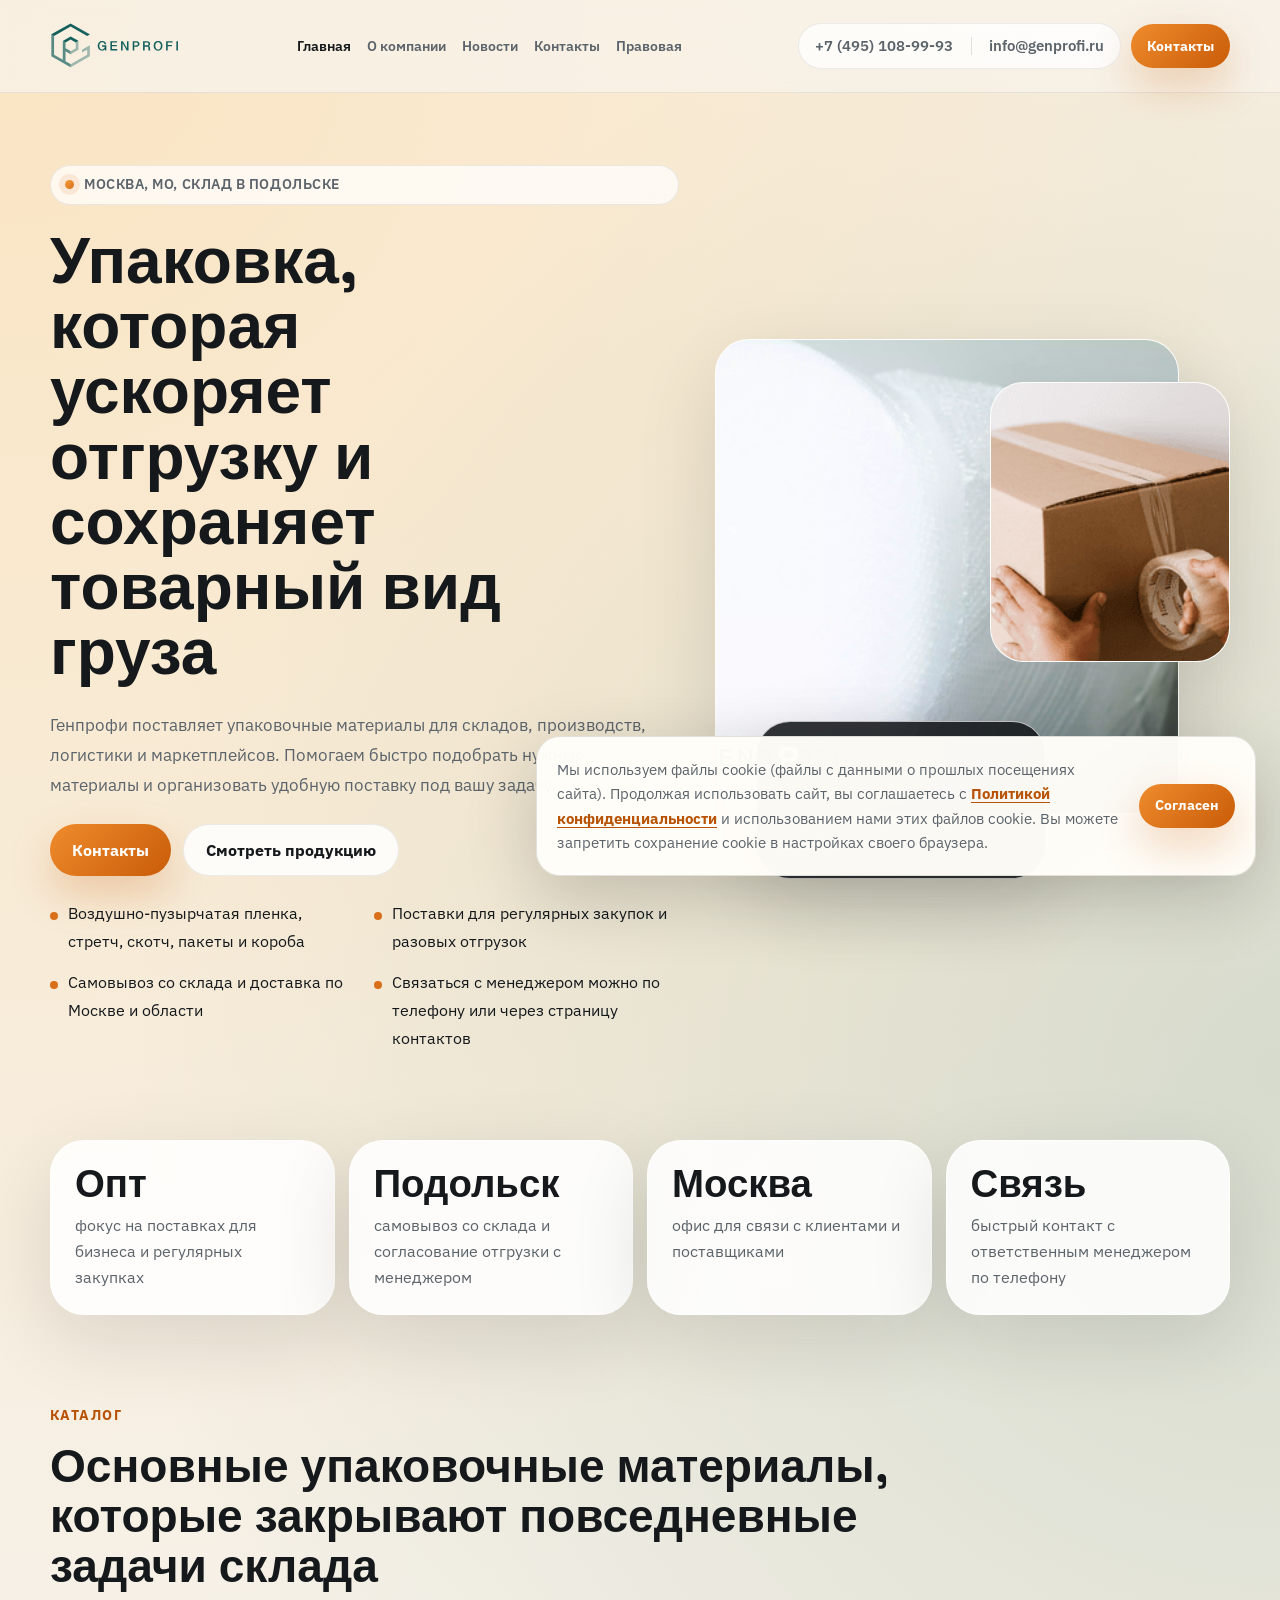
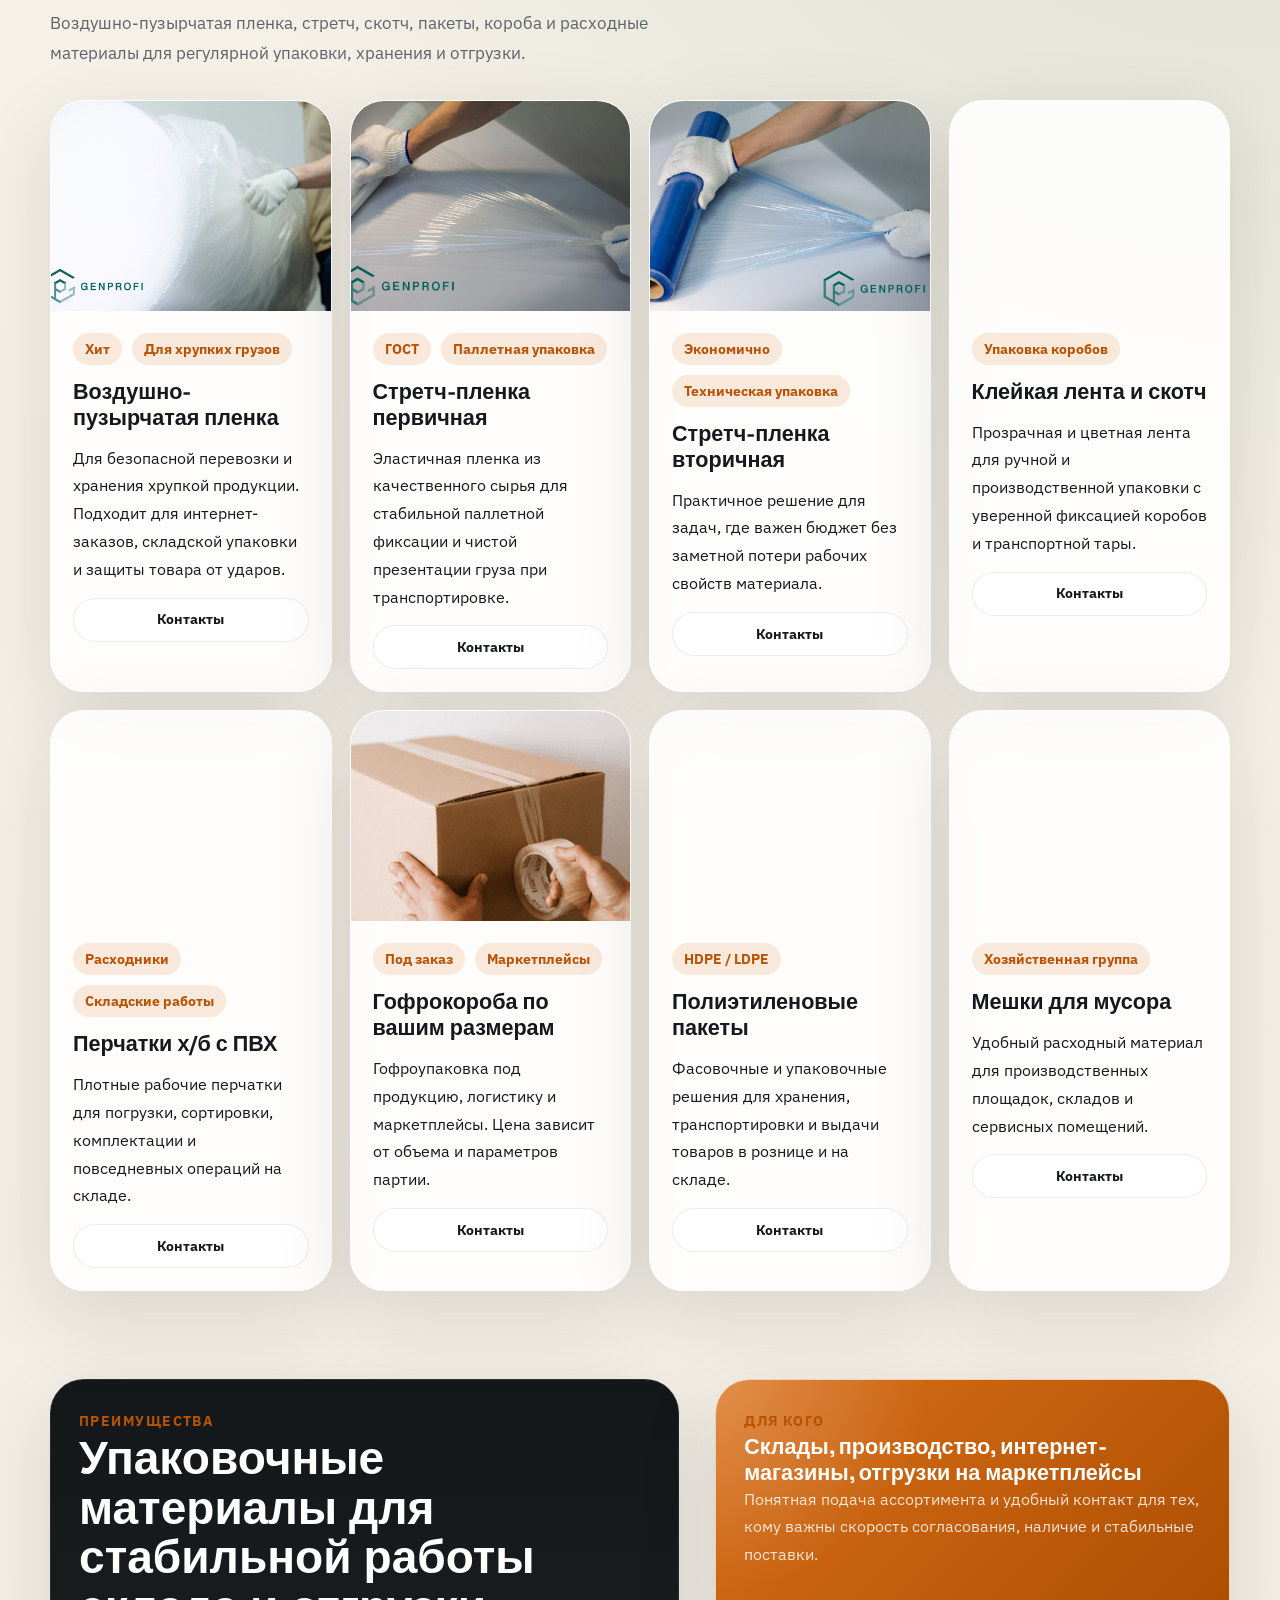
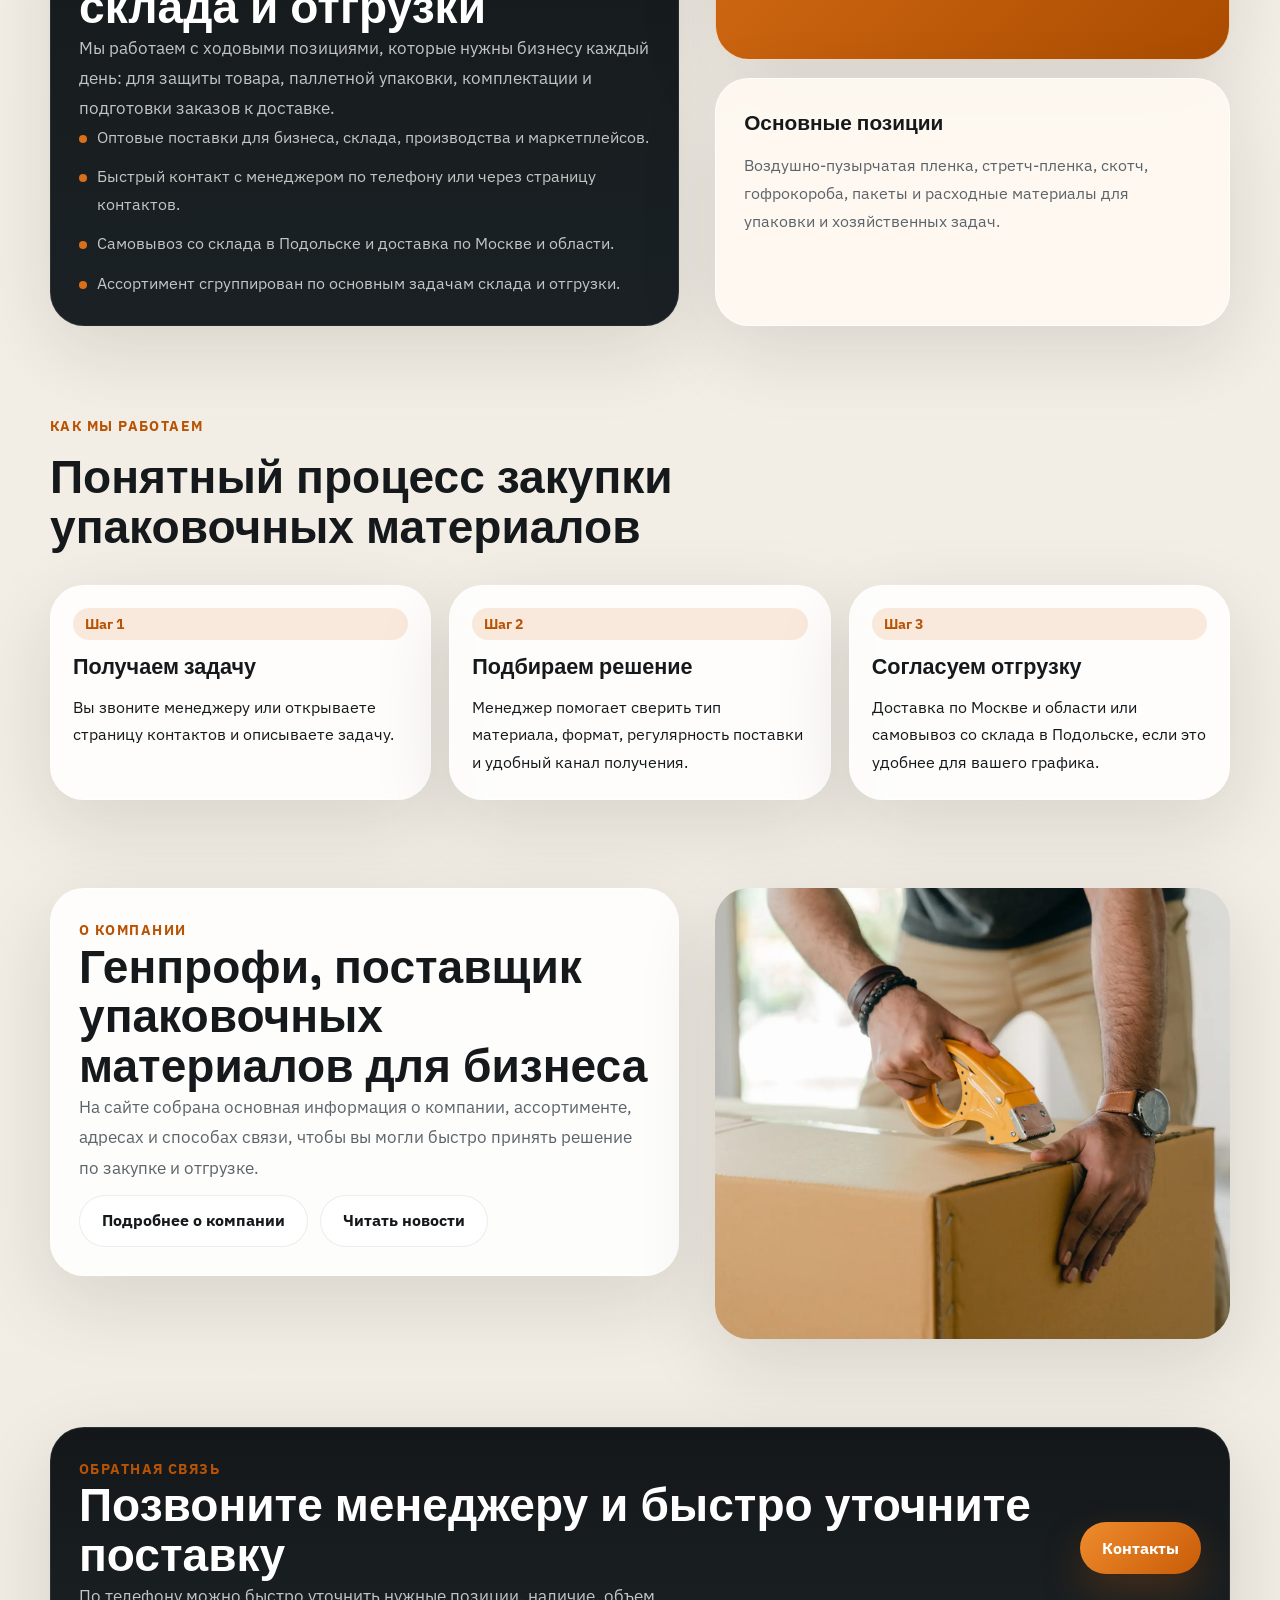
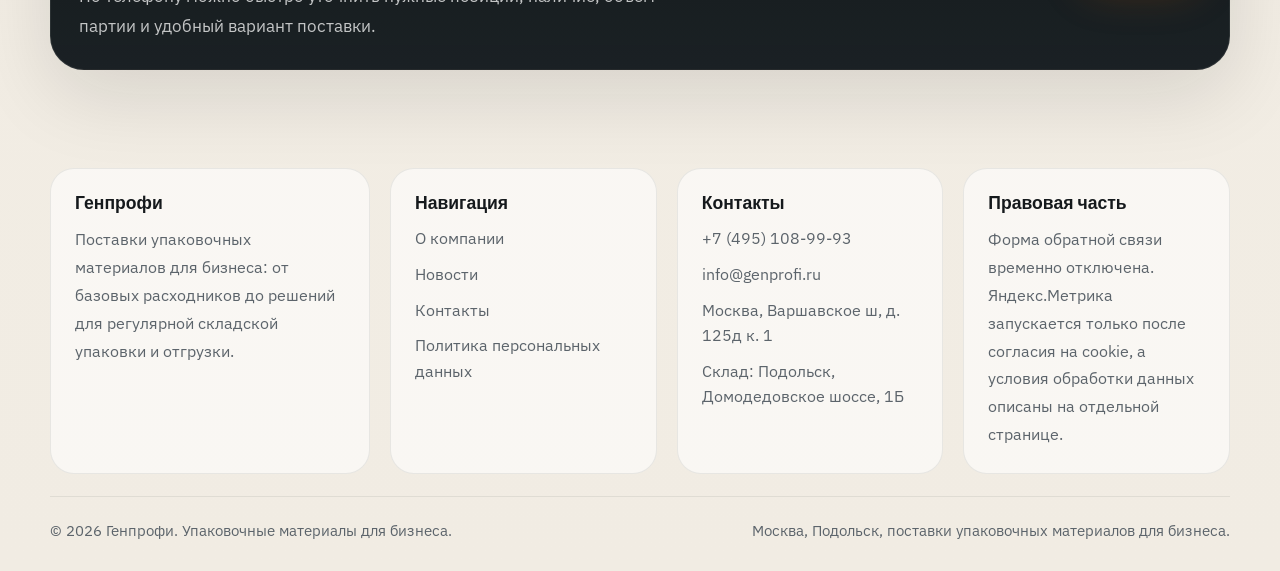
<file: index.html>
<!DOCTYPE html>
<html lang="ru">
  <head>
    <meta charset="UTF-8" />
    <meta name="viewport" content="width=device-width, initial-scale=1.0" />
    <meta http-equiv="X-UA-Compatible" content="ie=edge" />
    <meta
      name="description"
      content="Генпрофи поставляет упаковочные материалы оптом: воздушно-пузырчатую пленку, стретч-пленку, скотч, гофрокороба, пакеты и расходники для склада. Москва, МО, самовывоз со склада в Подольске."
    />
    <meta
      name="keywords"
      content="упаковочные материалы оптом, воздушно-пузырчатая пленка, стретч пленка, скотч, гофрокороба, пакеты, упаковка для склада, Генпрофи"
    />
    <meta name="robots" content="index,follow" />
    <meta name="yandex-verification" content="1a01dfbcdad4a4f4" />
    <meta property="og:type" content="website" />
    <meta property="og:title" content="Генпрофи, упаковочные материалы для бизнеса" />
    <meta
      property="og:description"
      content="Поставки упаковки для склада, производства и маркетплейсов: быстро, удобно и с понятной коммуникацией."
    />
    <meta property="og:url" content="https://genprofi.ru/" />
    <meta property="og:image" content="https://genprofi.ru/img/home/subject-4.webp" />
    <link rel="canonical" href="https://genprofi.ru/" />
    <title>Генпрофи, упаковочные материалы для бизнеса</title>
    <link rel="icon" href="img/favicon.png" type="image/png" />
    <link rel="preconnect" href="https://fonts.googleapis.com" />
    <link rel="preconnect" href="https://fonts.gstatic.com" crossorigin />
    <link
      rel="stylesheet"
      href="https://fonts.googleapis.com/css2?family=IBM+Plex+Sans:wght@400;500;600;700&family=Space+Grotesk:wght@500;700&display=swap"
    />
    <link rel="stylesheet" href="css/style.css" />

    <script type="application/ld+json">
      {
        "@context": "https://schema.org",
        "@type": "Organization",
        "name": "ООО «Генпрофи»",
        "url": "https://genprofi.ru/",
        "logo": "https://genprofi.ru/img/logo.svg",
        "telephone": "+7-495-108-99-93",
        "email": "info@genprofi.ru",
        "address": [
          {
            "@type": "PostalAddress",
            "streetAddress": "Варшавское ш, д. 125д к. 1",
            "addressLocality": "Москва",
            "postalCode": "117587",
            "addressCountry": "RU"
          },
          {
            "@type": "PostalAddress",
            "streetAddress": "Домодедовское шоссе, 1Б, посёлок Сельхозтехника",
            "addressLocality": "Подольск",
            "addressRegion": "Московская область",
            "addressCountry": "RU"
          }
        ]
      }
    </script>
  </head>
  <body>
    <div class="site-shell">
      <header class="site-header">
        <div class="container header-row">
          <a class="brand" href="index.html" aria-label="Генпрофи">
            <img decoding="async" src="img/logo.svg" alt="Логотип Генпрофи" />
          </a>

          <button class="nav-toggle" type="button" data-nav-toggle aria-expanded="false" aria-label="Меню">
            <span></span>
          </button>

          <nav class="site-nav" data-nav>
            <a class="is-active" href="index.html">Главная</a>
            <a href="company.html">О компании</a>
            <a href="news.html">Новости</a>
            <a href="contact.html">Контакты</a>
            <a href="agreement.html">Правовая</a>
          </nav>

          <div class="header-contacts">
            <div class="header-contacts__items">
              <a href="tel:+74951089993">+7 (495) 108-99-93</a>
              <a href="mailto:info@genprofi.ru">info@genprofi.ru</a>
            </div>
            <a class="button button--primary button--sm" href="contact.html">Контакты</a>
          </div>
        </div>
      </header>

      <main>
        <section class="hero">
          <div class="container hero-grid">
            <div class="hero-copy">
              <span class="eyebrow">Москва, МО, склад в Подольске</span>
              <h1>Упаковка, которая ускоряет отгрузку и сохраняет товарный вид груза</h1>
              <p class="lead">
                Генпрофи поставляет упаковочные материалы для складов, производств, логистики и
                маркетплейсов. Помогаем быстро подобрать нужные материалы и организовать удобную
                поставку под вашу задачу.
              </p>
              <div class="hero-actions">
                <a class="button button--primary" href="contact.html">Контакты</a>
                <a class="button button--secondary" href="#catalog">Смотреть продукцию</a>
              </div>
              <ul class="hero-points">
                <li>Воздушно-пузырчатая пленка, стретч, скотч, пакеты и короба</li>
                <li>Поставки для регулярных закупок и разовых отгрузок</li>
                <li>Самовывоз со склада и доставка по Москве и области</li>
                <li>Связаться с менеджером можно по телефону или через страницу контактов</li>
              </ul>
            </div>

            <div class="hero-visual" aria-hidden="true">
              <div class="hero-card hero-card--main">
                <img decoding="async"
                  src="img/home/subject-4.webp"
                  alt="Воздушно-пузырчатая пленка"
                  loading="eager" fetchpriority="high"
                />
              </div>
              <div class="hero-card hero-card--accent">
                <img decoding="async" src="img/home/subject-3.png" alt="Гофрокороба" loading="lazy" />
              </div>
              <div class="hero-card hero-card--mini">
                <strong>8</strong>
                <span>ключевых товарных направлений уже представлены на сайте</span>
              </div>
            </div>
          </div>
        </section>

        <section class="section">
          <div class="container stats">
            <article class="stat-card">
              <strong>Опт</strong>
              <span>фокус на поставках для бизнеса и регулярных закупках</span>
            </article>
            <article class="stat-card">
              <strong>Подольск</strong>
              <span>самовывоз со склада и согласование отгрузки с менеджером</span>
            </article>
            <article class="stat-card">
              <strong>Москва</strong>
              <span>офис для связи с клиентами и поставщиками</span>
            </article>
            <article class="stat-card">
              <strong>Связь</strong>
              <span>быстрый контакт с ответственным менеджером по телефону</span>
            </article>
          </div>
        </section>

        <section class="section" id="catalog">
          <div class="container">
            <div class="section-intro">
              <span class="section-kicker">Каталог</span>
              <h2>Основные упаковочные материалы, которые закрывают повседневные задачи склада</h2>
              <p class="lead">
                Воздушно-пузырчатая пленка, стретч, скотч, пакеты, короба и расходные материалы
                для регулярной упаковки, хранения и отгрузки.
              </p>
            </div>

            <div class="product-grid">
              <article class="product-card">
                <img decoding="async" src="img/home/subject-4.webp" alt="Воздушно-пузырчатая пленка" loading="lazy" />
                <div class="product-card__body">
                  <div class="tag-row">
                    <span class="tag">Хит</span>
                    <span class="tag">Для хрупких грузов</span>
                  </div>
                  <h3>Воздушно-пузырчатая пленка</h3>
                  <p>
                    Для безопасной перевозки и хранения хрупкой продукции. Подходит для интернет-заказов,
                    складской упаковки и защиты товара от ударов.
                  </p>
                  <a class="button button--secondary button--sm" href="contact.html">Контакты</a>
                </div>
              </article>

              <article class="product-card">
                <img decoding="async" src="img/home/subject-5.webp" alt="Стретч пленка первичная" loading="lazy" />
                <div class="product-card__body">
                  <div class="tag-row">
                    <span class="tag">ГОСТ</span>
                    <span class="tag">Паллетная упаковка</span>
                  </div>
                  <h3>Стретч-пленка первичная</h3>
                  <p>
                    Эластичная пленка из качественного сырья для стабильной паллетной фиксации и чистой
                    презентации груза при транспортировке.
                  </p>
                  <a class="button button--secondary button--sm" href="contact.html">Контакты</a>
                </div>
              </article>

              <article class="product-card">
                <img decoding="async" src="img/home/subject-8.webp" alt="Стретч пленка вторичная" loading="lazy" />
                <div class="product-card__body">
                  <div class="tag-row">
                    <span class="tag">Экономично</span>
                    <span class="tag">Техническая упаковка</span>
                  </div>
                  <h3>Стретч-пленка вторичная</h3>
                  <p>
                    Практичное решение для задач, где важен бюджет без заметной потери рабочих свойств
                    материала.
                  </p>
                  <a class="button button--secondary button--sm" href="contact.html">Контакты</a>
                </div>
              </article>

              <article class="product-card">
                <img decoding="async" src="img/home/subject-1.webp" alt="Скотч упаковочный" loading="lazy" />
                <div class="product-card__body">
                  <div class="tag-row">
                    <span class="tag">Упаковка коробов</span>
                  </div>
                  <h3>Клейкая лента и скотч</h3>
                  <p>
                    Прозрачная и цветная лента для ручной и производственной упаковки с уверенной фиксацией
                    коробов и транспортной тары.
                  </p>
                  <a class="button button--secondary button--sm" href="contact.html">Контакты</a>
                </div>
              </article>

              <article class="product-card">
                <img decoding="async" src="img/home/subject-2.webp" alt="Перчатки хб с ПВХ" loading="lazy" />
                <div class="product-card__body">
                  <div class="tag-row">
                    <span class="tag">Расходники</span>
                    <span class="tag">Складские работы</span>
                  </div>
                  <h3>Перчатки х/б с ПВХ</h3>
                  <p>
                    Плотные рабочие перчатки для погрузки, сортировки, комплектации и повседневных
                    операций на складе.
                  </p>
                  <a class="button button--secondary button--sm" href="contact.html">Контакты</a>
                </div>
              </article>

              <article class="product-card">
                <img decoding="async" src="img/home/subject-3.png" alt="Гофрокороба по размерам" loading="lazy" />
                <div class="product-card__body">
                  <div class="tag-row">
                    <span class="tag">Под заказ</span>
                    <span class="tag">Маркетплейсы</span>
                  </div>
                  <h3>Гофрокороба по вашим размерам</h3>
                  <p>
                    Гофроупаковка под продукцию, логистику и маркетплейсы. Цена зависит от объема и
                    параметров партии.
                  </p>
                  <a class="button button--secondary button--sm" href="contact.html">Контакты</a>
                </div>
              </article>

              <article class="product-card">
                <img decoding="async" src="img/home/subject-9.webp" alt="Полиэтиленовые пакеты" loading="lazy" />
                <div class="product-card__body">
                  <div class="tag-row">
                    <span class="tag">HDPE / LDPE</span>
                  </div>
                  <h3>Полиэтиленовые пакеты</h3>
                  <p>
                    Фасовочные и упаковочные решения для хранения, транспортировки и выдачи товаров в
                    рознице и на складе.
                  </p>
                  <a class="button button--secondary button--sm" href="contact.html">Контакты</a>
                </div>
              </article>

              <article class="product-card">
                <img decoding="async" src="img/home/sl2.jpg" alt="Пластиковые мешки для мусора" loading="lazy" />
                <div class="product-card__body">
                  <div class="tag-row">
                    <span class="tag">Хозяйственная группа</span>
                  </div>
                  <h3>Мешки для мусора</h3>
                  <p>
                    Удобный расходный материал для производственных площадок, складов и сервисных
                    помещений.
                  </p>
                  <a class="button button--secondary button--sm" href="contact.html">Контакты</a>
                </div>
              </article>
            </div>
          </div>
        </section>

        <section class="section">
          <div class="container split-grid">
            <article class="panel panel--dark">
              <span class="section-kicker">Преимущества</span>
              <h2>Упаковочные материалы для стабильной работы склада и отгрузки</h2>
              <p class="lead">
                Мы работаем с ходовыми позициями, которые нужны бизнесу каждый день: для защиты
                товара, паллетной упаковки, комплектации и подготовки заказов к доставке.
              </p>
              <ul class="feature-list">
                <li>Оптовые поставки для бизнеса, склада, производства и маркетплейсов.</li>
                <li>Быстрый контакт с менеджером по телефону или через страницу контактов.</li>
                <li>Самовывоз со склада в Подольске и доставка по Москве и области.</li>
                <li>Ассортимент сгруппирован по основным задачам склада и отгрузки.</li>
              </ul>
            </article>

            <div class="panel-stack">
              <article class="panel panel--accent">
                <span class="section-kicker">Для кого</span>
                <h3>Склады, производство, интернет-магазины, отгрузки на маркетплейсы</h3>
                <p class="muted">
                  Понятная подача ассортимента и удобный контакт для тех, кому важны скорость
                  согласования, наличие и стабильные поставки.
                </p>
              </article>

              <article class="quote-card">
                <strong>Основные позиции</strong>
                <p class="muted">
                  Воздушно-пузырчатая пленка, стретч-пленка, скотч, гофрокороба, пакеты и
                  расходные материалы для упаковки и хозяйственных задач.
                </p>
              </article>
            </div>
          </div>
        </section>

        <section class="section">
          <div class="container">
            <div class="section-intro">
              <span class="section-kicker">Как мы работаем</span>
              <h2>Понятный процесс закупки упаковочных материалов</h2>
            </div>
            <div class="card-grid">
              <article class="info-card">
                <div class="info-card__body">
                  <span class="tag">Шаг 1</span>
                  <h3>Получаем задачу</h3>
                  <p>Вы звоните менеджеру или открываете страницу контактов и описываете задачу.</p>
                </div>
              </article>
              <article class="info-card">
                <div class="info-card__body">
                  <span class="tag">Шаг 2</span>
                  <h3>Подбираем решение</h3>
                  <p>Менеджер помогает сверить тип материала, формат, регулярность поставки и удобный канал получения.</p>
                </div>
              </article>
              <article class="info-card">
                <div class="info-card__body">
                  <span class="tag">Шаг 3</span>
                  <h3>Согласуем отгрузку</h3>
                  <p>Доставка по Москве и области или самовывоз со склада в Подольске, если это удобнее для вашего графика.</p>
                </div>
              </article>
            </div>
          </div>
        </section>

        <section class="section">
          <div class="container company-grid">
            <div class="panel">
              <span class="section-kicker">О компании</span>
              <h2>Генпрофи, поставщик упаковочных материалов для бизнеса</h2>
              <p class="lead">
                На сайте собрана основная информация о компании, ассортименте, адресах и способах
                связи, чтобы вы могли быстро принять решение по закупке и отгрузке.
              </p>
              <div class="section-actions spacer-top">
                <a class="button button--secondary" href="company.html">Подробнее о компании</a>
                <a class="button button--secondary" href="news.html">Читать новости</a>
              </div>
            </div>
            <div class="media-card">
              <img decoding="async" src="img/company/company-operations.webp" alt="Работа на складе" loading="lazy" />
            </div>
          </div>
        </section>

        <section class="section cta-band">
          <div class="container">
            <div class="panel panel--dark">
              <div>
                <span class="section-kicker">Обратная связь</span>
                <h2>Позвоните менеджеру и быстро уточните поставку</h2>
                <p class="lead">
                  По телефону можно быстро уточнить нужные позиции, наличие, объем партии и удобный
                  вариант поставки.
                </p>
              </div>
              <a class="button button--primary" href="contact.html">Контакты</a>
            </div>
          </div>
        </section>
      </main>

      <footer class="site-footer">
        <div class="container">
          <div class="footer-grid">
            <section class="footer-card">
              <h3>Генпрофи</h3>
              <p class="muted">
                Поставки упаковочных материалов для бизнеса: от базовых расходников до решений для
                регулярной складской упаковки и отгрузки.
              </p>
            </section>
            <section class="footer-card">
              <h3>Навигация</h3>
              <div class="footer-links">
                <a href="company.html">О компании</a>
                <a href="news.html">Новости</a>
                <a href="contact.html">Контакты</a>
                <a href="agreement.html">Политика персональных данных</a>
              </div>
            </section>
            <section class="footer-card">
              <h3>Контакты</h3>
              <div class="footer-links">
                <a href="tel:+74951089993">+7 (495) 108-99-93</a>
                <a href="mailto:info@genprofi.ru">info@genprofi.ru</a>
                <span>Москва, Варшавское ш, д. 125д к. 1</span>
                <span>Склад: Подольск, Домодедовское шоссе, 1Б</span>
              </div>
            </section>
            <section class="footer-card">
              <h3>Правовая часть</h3>
              <p class="muted">
                Форма обратной связи временно отключена. Яндекс.Метрика запускается только после
                согласия на cookie, а условия обработки данных описаны на отдельной странице.
              </p>
            </section>
          </div>

          <div class="footer-bottom">
            <span>© 2026 Генпрофи. Упаковочные материалы для бизнеса.</span>
            <span>Москва, Подольск, поставки упаковочных материалов для бизнеса.</span>
          </div>
        </div>
      </footer>
    </div>

    <div class="modal" data-modal id="lead-modal" aria-hidden="true">
      <div class="modal__dialog" role="dialog" aria-modal="true" aria-labelledby="lead-modal-title">
        <button class="modal__close" type="button" data-close-modal aria-label="Закрыть">&times;</button>
        <div class="modal__content">
          <span class="section-kicker">Контакты</span>
          <h2 id="lead-modal-title">Оставьте контакты, и менеджер перезвонит вам</h2>
          <p class="lead">
            Используйте форму для быстрого запроса по ассортименту, цене или регулярным поставкам.
          </p>
          <!-- TEMP: форма обратной связи временно отключена. Чтобы восстановить, уберите template и верните кнопки с data-open-modal. -->

          <template data-disabled-feedback-form>

          <form class="form-panel" data-lead-form>
            <input type="hidden" name="source" value="Главная страница" />
            <div class="form-grid">
              <div class="field">
                <label for="lead-name">Ваше имя</label>
                <input id="lead-name" name="name" type="text" placeholder="Например, Дмитрий" required />
              </div>
              <div class="field">
                <label for="lead-phone">Телефон</label>
                <input
                  id="lead-phone"
                  name="phone"
                  type="tel"
                  inputmode="tel"
                  placeholder="+7 (___) ___-__-__"
                  required
                />
              </div>
            </div>
            <div class="field">
              <label for="lead-message">Что вам нужно</label>
              <textarea
                id="lead-message"
                name="message"
                placeholder="Например: нужна пузырчатая пленка и скотч для регулярной отгрузки."
              ></textarea>
            </div>
            <label class="checkbox">
              <input type="checkbox" name="personal_data_consent" value="accepted" required />
              <span>
                Я даю согласие ООО «Генпрофи» на обработку имени, телефона и сообщения для ответа
                на заявку и ознакомлен с
                <a href="agreement.html">политикой обработки персональных данных</a>.
              </span>
            </label>
            <button class="button button--primary" type="submit">Отправить заявку</button>
            <div class="form-status" data-form-status></div>
          </form>

          </template>
        </div>
      </div>
    </div>

    <script src="js/main.js"></script>
  </body>
</html>
</file>
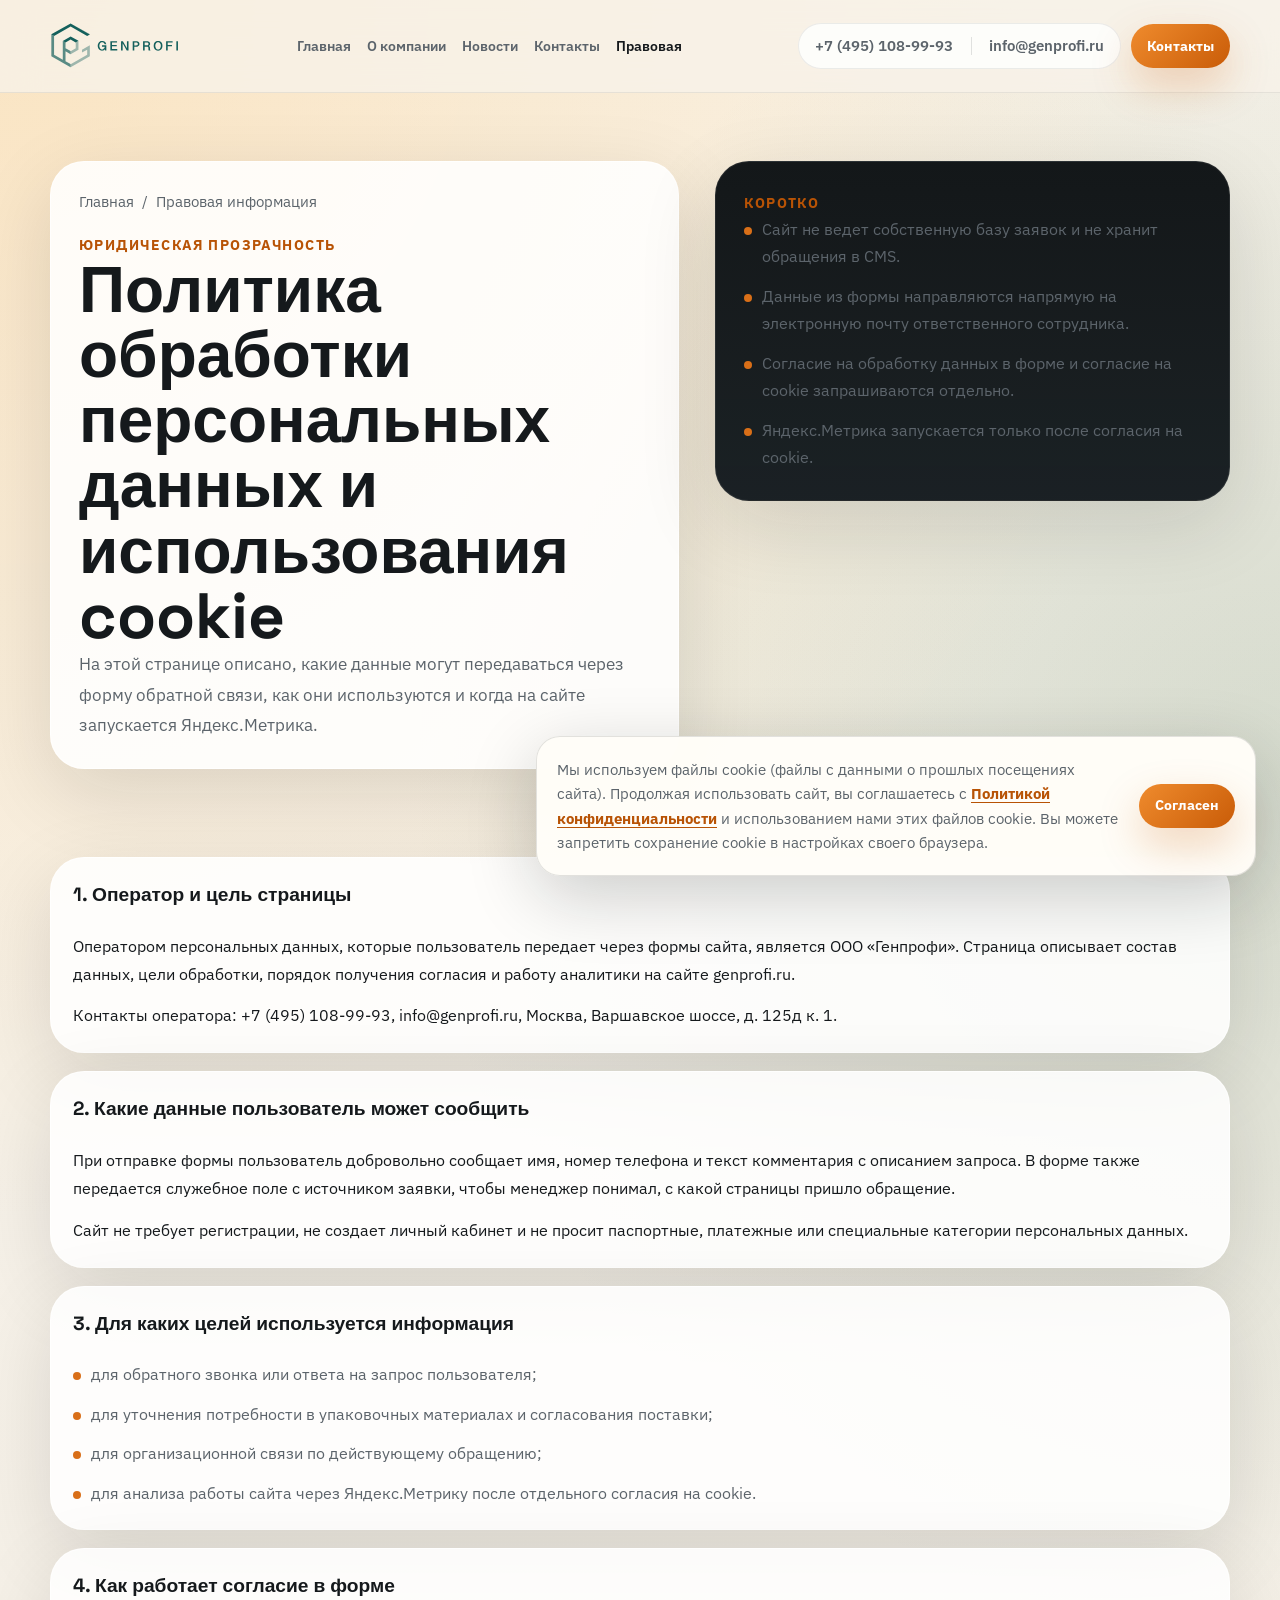
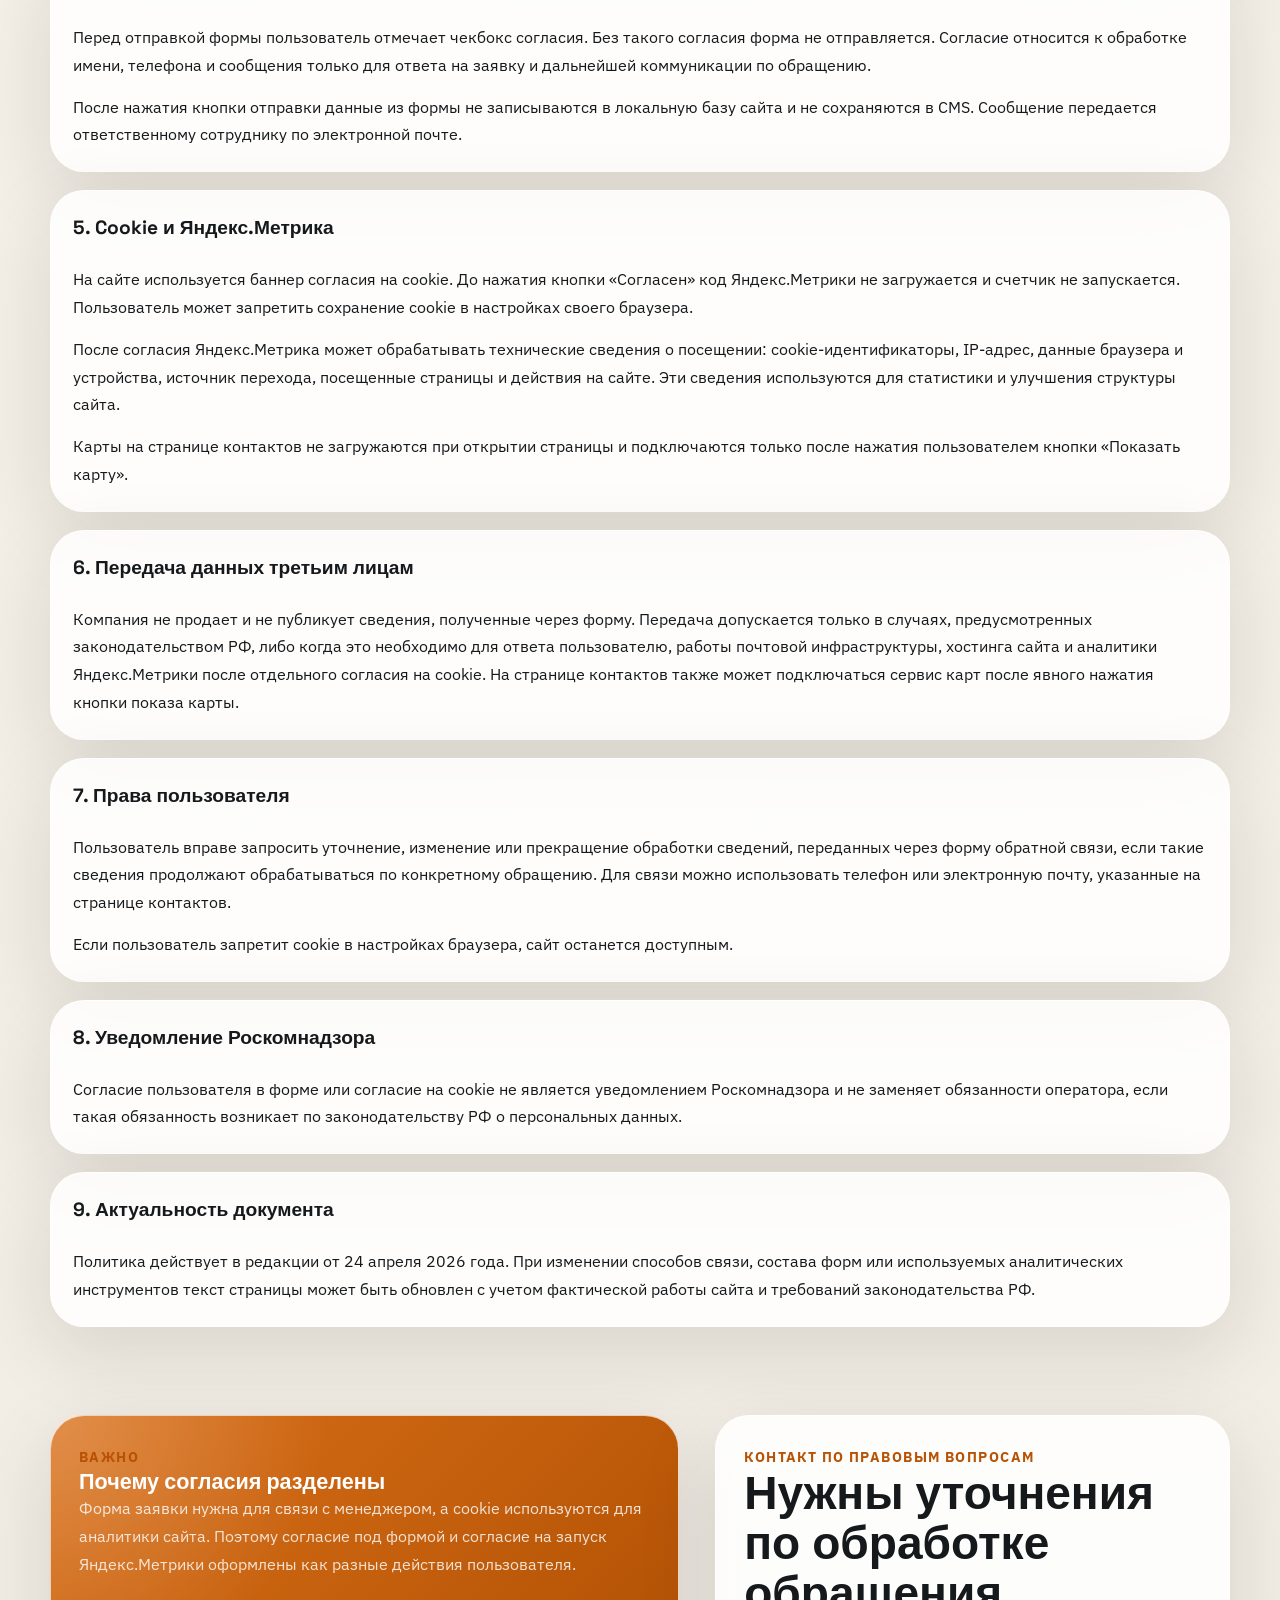
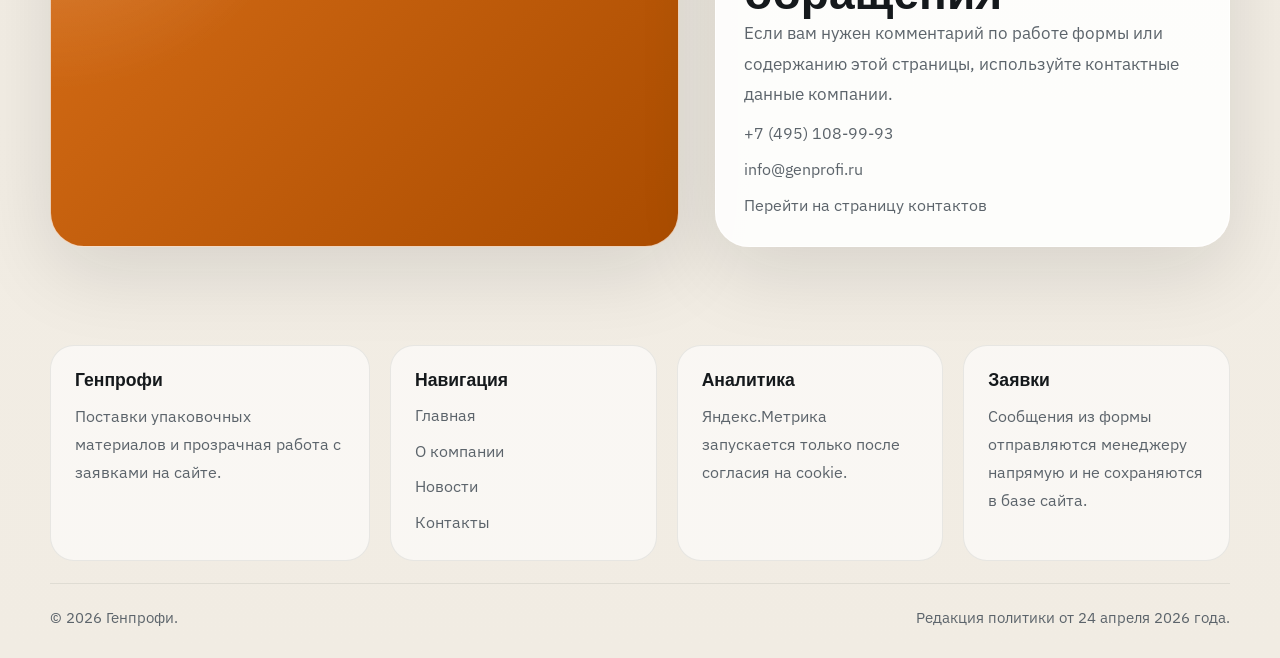
<file: agreement.html>
<!DOCTYPE html>
<html lang="ru">
  <head>
    <meta charset="UTF-8" />
    <meta name="viewport" content="width=device-width, initial-scale=1.0" />
    <meta http-equiv="X-UA-Compatible" content="ie=edge" />
    <meta
      name="description"
      content="Политика обработки персональных данных ООО «Генпрофи»: формы заявки, согласие пользователя, cookie и запуск Яндекс.Метрики только после согласия."
    />
    <meta name="robots" content="index,follow" />
    <meta property="og:type" content="article" />
    <meta property="og:title" content="Политика обработки персональных данных Генпрофи" />
    <meta
      property="og:description"
      content="Как Генпрофи обрабатывает заявки, получает согласие пользователя и использует Яндекс.Метрику после согласия на cookie."
    />
    <meta property="og:url" content="https://genprofi.ru/agreement.html" />
    <link rel="canonical" href="https://genprofi.ru/agreement.html" />
    <title>Политика обработки персональных данных Генпрофи</title>
    <link rel="icon" href="img/favicon.png" type="image/png" />
    <link rel="preconnect" href="https://fonts.googleapis.com" />
    <link rel="preconnect" href="https://fonts.gstatic.com" crossorigin />
    <link
      rel="stylesheet"
      href="https://fonts.googleapis.com/css2?family=IBM+Plex+Sans:wght@400;500;600;700&family=Space+Grotesk:wght@500;700&display=swap"
    />
    <link rel="stylesheet" href="css/style.css" />

    <script type="application/ld+json">
      {
        "@context": "https://schema.org",
        "@type": "WebPage",
        "name": "Политика обработки персональных данных Генпрофи",
        "url": "https://genprofi.ru/agreement.html"
      }
    </script>
  </head>
  <body>
    <div class="site-shell">
      <header class="site-header">
        <div class="container header-row">
          <a class="brand" href="index.html" aria-label="Генпрофи">
            <img decoding="async" src="img/logo.svg" alt="Логотип Генпрофи" />
          </a>

          <button class="nav-toggle" type="button" data-nav-toggle aria-expanded="false" aria-label="Меню">
            <span></span>
          </button>

          <nav class="site-nav" data-nav>
            <a href="index.html">Главная</a>
            <a href="company.html">О компании</a>
            <a href="news.html">Новости</a>
            <a href="contact.html">Контакты</a>
            <a class="is-active" href="agreement.html">Правовая</a>
          </nav>

          <div class="header-contacts">
            <div class="header-contacts__items">
              <a href="tel:+74951089993">+7 (495) 108-99-93</a>
              <a href="mailto:info@genprofi.ru">info@genprofi.ru</a>
            </div>
            <a class="button button--primary button--sm" href="contact.html">Контакты</a>
          </div>
        </div>
      </header>

      <main>
        <section class="page-hero">
          <div class="container company-grid">
            <div class="page-hero__panel panel">
              <div class="breadcrumb">
                <span><a href="index.html">Главная</a></span>
                <span>Правовая информация</span>
              </div>
              <span class="section-kicker">Юридическая прозрачность</span>
              <h1>Политика обработки персональных данных и использования cookie</h1>
              <p class="lead">
                На этой странице описано, какие данные могут передаваться через форму обратной связи,
                как они используются и когда на сайте запускается Яндекс.Метрика.
              </p>
            </div>
            <div class="panel panel--dark">
              <span class="section-kicker">Коротко</span>
              <ul class="legal-list">
                <li>Сайт не ведет собственную базу заявок и не хранит обращения в CMS.</li>
                <li>Данные из формы направляются напрямую на электронную почту ответственного сотрудника.</li>
                <li>Согласие на обработку данных в форме и согласие на cookie запрашиваются отдельно.</li>
                <li>Яндекс.Метрика запускается только после согласия на cookie.</li>
              </ul>
            </div>
          </div>
        </section>

        <section class="section">
          <div class="container legal-layout">
            <article class="legal-card">
              <div class="legal-card__body">
                <strong>1. Оператор и цель страницы</strong>
                <p>
                  Оператором персональных данных, которые пользователь передает через формы сайта,
                  является ООО «Генпрофи». Страница описывает состав данных, цели обработки, порядок
                  получения согласия и работу аналитики на сайте genprofi.ru.
                </p>
                <p>
                  Контакты оператора: +7 (495) 108-99-93, info@genprofi.ru, Москва, Варшавское шоссе,
                  д. 125д к. 1.
                </p>
              </div>
            </article>

            <article class="legal-card">
              <div class="legal-card__body">
                <strong>2. Какие данные пользователь может сообщить</strong>
                <p>
                  При отправке формы пользователь добровольно сообщает имя, номер телефона и текст
                  комментария с описанием запроса. В форме также передается служебное поле с источником
                  заявки, чтобы менеджер понимал, с какой страницы пришло обращение.
                </p>
                <p>
                  Сайт не требует регистрации, не создает личный кабинет и не просит паспортные,
                  платежные или специальные категории персональных данных.
                </p>
              </div>
            </article>

            <article class="legal-card">
              <div class="legal-card__body">
                <strong>3. Для каких целей используется информация</strong>
                <ul class="legal-list">
                  <li>для обратного звонка или ответа на запрос пользователя;</li>
                  <li>для уточнения потребности в упаковочных материалах и согласования поставки;</li>
                  <li>для организационной связи по действующему обращению;</li>
                  <li>для анализа работы сайта через Яндекс.Метрику после отдельного согласия на cookie.</li>
                </ul>
              </div>
            </article>

            <article class="legal-card">
              <div class="legal-card__body">
                <strong>4. Как работает согласие в форме</strong>
                <p>
                  Перед отправкой формы пользователь отмечает чекбокс согласия. Без такого согласия форма
                  не отправляется. Согласие относится к обработке имени, телефона и сообщения только для
                  ответа на заявку и дальнейшей коммуникации по обращению.
                </p>
                <p>
                  После нажатия кнопки отправки данные из формы не записываются в локальную базу сайта и
                  не сохраняются в CMS. Сообщение передается ответственному сотруднику по электронной почте.
                </p>
              </div>
            </article>

            <article class="legal-card" id="cookies">
              <div class="legal-card__body">
                <strong>5. Cookie и Яндекс.Метрика</strong>
                <p>
                  На сайте используется баннер согласия на cookie. До нажатия кнопки «Согласен» код
                  Яндекс.Метрики не загружается и счетчик не запускается. Пользователь может запретить
                  сохранение cookie в настройках своего браузера.
                </p>
                <p>
                  После согласия Яндекс.Метрика может обрабатывать технические сведения о посещении:
                  cookie-идентификаторы, IP-адрес, данные браузера и устройства, источник перехода,
                  посещенные страницы и действия на сайте. Эти сведения используются для статистики и
                  улучшения структуры сайта.
                </p>
                <p>
                  Карты на странице контактов не загружаются при открытии страницы и подключаются только
                  после нажатия пользователем кнопки «Показать карту».
                </p>
              </div>
            </article>

            <article class="legal-card">
              <div class="legal-card__body">
                <strong>6. Передача данных третьим лицам</strong>
                <p>
                  Компания не продает и не публикует сведения, полученные через форму. Передача допускается
                  только в случаях, предусмотренных законодательством РФ, либо когда это необходимо для
                  ответа пользователю, работы почтовой инфраструктуры, хостинга сайта и аналитики
                  Яндекс.Метрики после отдельного согласия на cookie. На странице контактов также может
                  подключаться сервис карт после явного нажатия кнопки показа карты.
                </p>
              </div>
            </article>

            <article class="legal-card">
              <div class="legal-card__body">
                <strong>7. Права пользователя</strong>
                <p>
                  Пользователь вправе запросить уточнение, изменение или прекращение обработки сведений,
                  переданных через форму обратной связи, если такие сведения продолжают обрабатываться по
                  конкретному обращению. Для связи можно использовать телефон или электронную почту,
                  указанные на странице контактов.
                </p>
                <p>
                  Если пользователь запретит cookie в настройках браузера, сайт останется доступным.
                </p>
              </div>
            </article>

            <article class="legal-card">
              <div class="legal-card__body">
                <strong>8. Уведомление Роскомнадзора</strong>
                <p>
                  Согласие пользователя в форме или согласие на cookie не является уведомлением
                  Роскомнадзора и не заменяет обязанности оператора, если такая обязанность возникает
                  по законодательству РФ о персональных данных.
                </p>
              </div>
            </article>

            <article class="legal-card">
              <div class="legal-card__body">
                <strong>9. Актуальность документа</strong>
                <p>
                  Политика действует в редакции от 24 апреля 2026 года. При изменении способов связи,
                  состава форм или используемых аналитических инструментов текст страницы может быть
                  обновлен с учетом фактической работы сайта и требований законодательства РФ.
                </p>
              </div>
            </article>
          </div>
        </section>

        <section class="section">
          <div class="container split-grid">
            <article class="panel panel--accent">
              <span class="section-kicker">Важно</span>
              <h3>Почему согласия разделены</h3>
              <p class="muted">
                Форма заявки нужна для связи с менеджером, а cookie используются для аналитики сайта.
                Поэтому согласие под формой и согласие на запуск Яндекс.Метрики оформлены как разные
                действия пользователя.
              </p>
            </article>
            <article class="panel">
              <span class="section-kicker">Контакт по правовым вопросам</span>
              <h2>Нужны уточнения по обработке обращения</h2>
              <p class="lead">
                Если вам нужен комментарий по работе формы или содержанию этой страницы, используйте
                контактные данные компании.
              </p>
              <div class="footer-links spacer-top">
                <a href="tel:+74951089993">+7 (495) 108-99-93</a>
                <a href="mailto:info@genprofi.ru">info@genprofi.ru</a>
                <a href="contact.html">Перейти на страницу контактов</a>
              </div>
            </article>
          </div>
        </section>
      </main>

      <footer class="site-footer">
        <div class="container">
          <div class="footer-grid">
            <section class="footer-card">
              <h3>Генпрофи</h3>
              <p class="muted">Поставки упаковочных материалов и прозрачная работа с заявками на сайте.</p>
            </section>
            <section class="footer-card">
              <h3>Навигация</h3>
              <div class="footer-links">
                <a href="index.html">Главная</a>
                <a href="company.html">О компании</a>
                <a href="news.html">Новости</a>
                <a href="contact.html">Контакты</a>
              </div>
            </section>
            <section class="footer-card">
              <h3>Аналитика</h3>
              <p class="muted">Яндекс.Метрика запускается только после согласия на cookie.</p>
            </section>
            <section class="footer-card">
              <h3>Заявки</h3>
              <p class="muted">Сообщения из формы отправляются менеджеру напрямую и не сохраняются в базе сайта.</p>
            </section>
          </div>

          <div class="footer-bottom">
            <span>© 2026 Генпрофи.</span>
            <span>Редакция политики от 24 апреля 2026 года.</span>
          </div>
        </div>
      </footer>
    </div>

    <div class="modal" data-modal id="lead-modal" aria-hidden="true">
      <div class="modal__dialog" role="dialog" aria-modal="true" aria-labelledby="lead-modal-title">
        <button class="modal__close" type="button" data-close-modal aria-label="Закрыть">&times;</button>
        <div class="modal__content">
          <span class="section-kicker">Обратная связь</span>
          <h2 id="lead-modal-title">Связаться с компанией</h2>
          <p class="lead">Форма используется только для ответа на запрос и не сохраняется в базе сайта.</p>
          <!-- TEMP: форма обратной связи временно отключена. Чтобы восстановить, уберите template и верните кнопки с data-open-modal. -->

          <template data-disabled-feedback-form>

          <form class="form-panel" data-lead-form>
            <input type="hidden" name="source" value="Правовая страница" />
            <div class="form-grid">
              <div class="field">
                <label for="agreement-name">Ваше имя</label>
                <input id="agreement-name" name="name" type="text" placeholder="Имя" required />
              </div>
              <div class="field">
                <label for="agreement-phone">Телефон</label>
                <input id="agreement-phone" name="phone" type="tel" placeholder="+7 (___) ___-__-__" required />
              </div>
            </div>
            <div class="field">
              <label for="agreement-message">Сообщение</label>
              <textarea id="agreement-message" name="message" placeholder="Ваш вопрос"></textarea>
            </div>
            <label class="checkbox">
              <input type="checkbox" name="personal_data_consent" value="accepted" required />
              <span>
                Я даю согласие ООО «Генпрофи» на обработку имени, телефона и сообщения для ответа
                на заявку и ознакомлен с
                <a href="agreement.html">политикой обработки персональных данных</a>.
              </span>
            </label>
            <button class="button button--primary" type="submit">Отправить</button>
            <div class="form-status" data-form-status></div>
          </form>

          </template>
        </div>
      </div>
    </div>

    <script src="js/main.js"></script>
  </body>
</html>
</file>
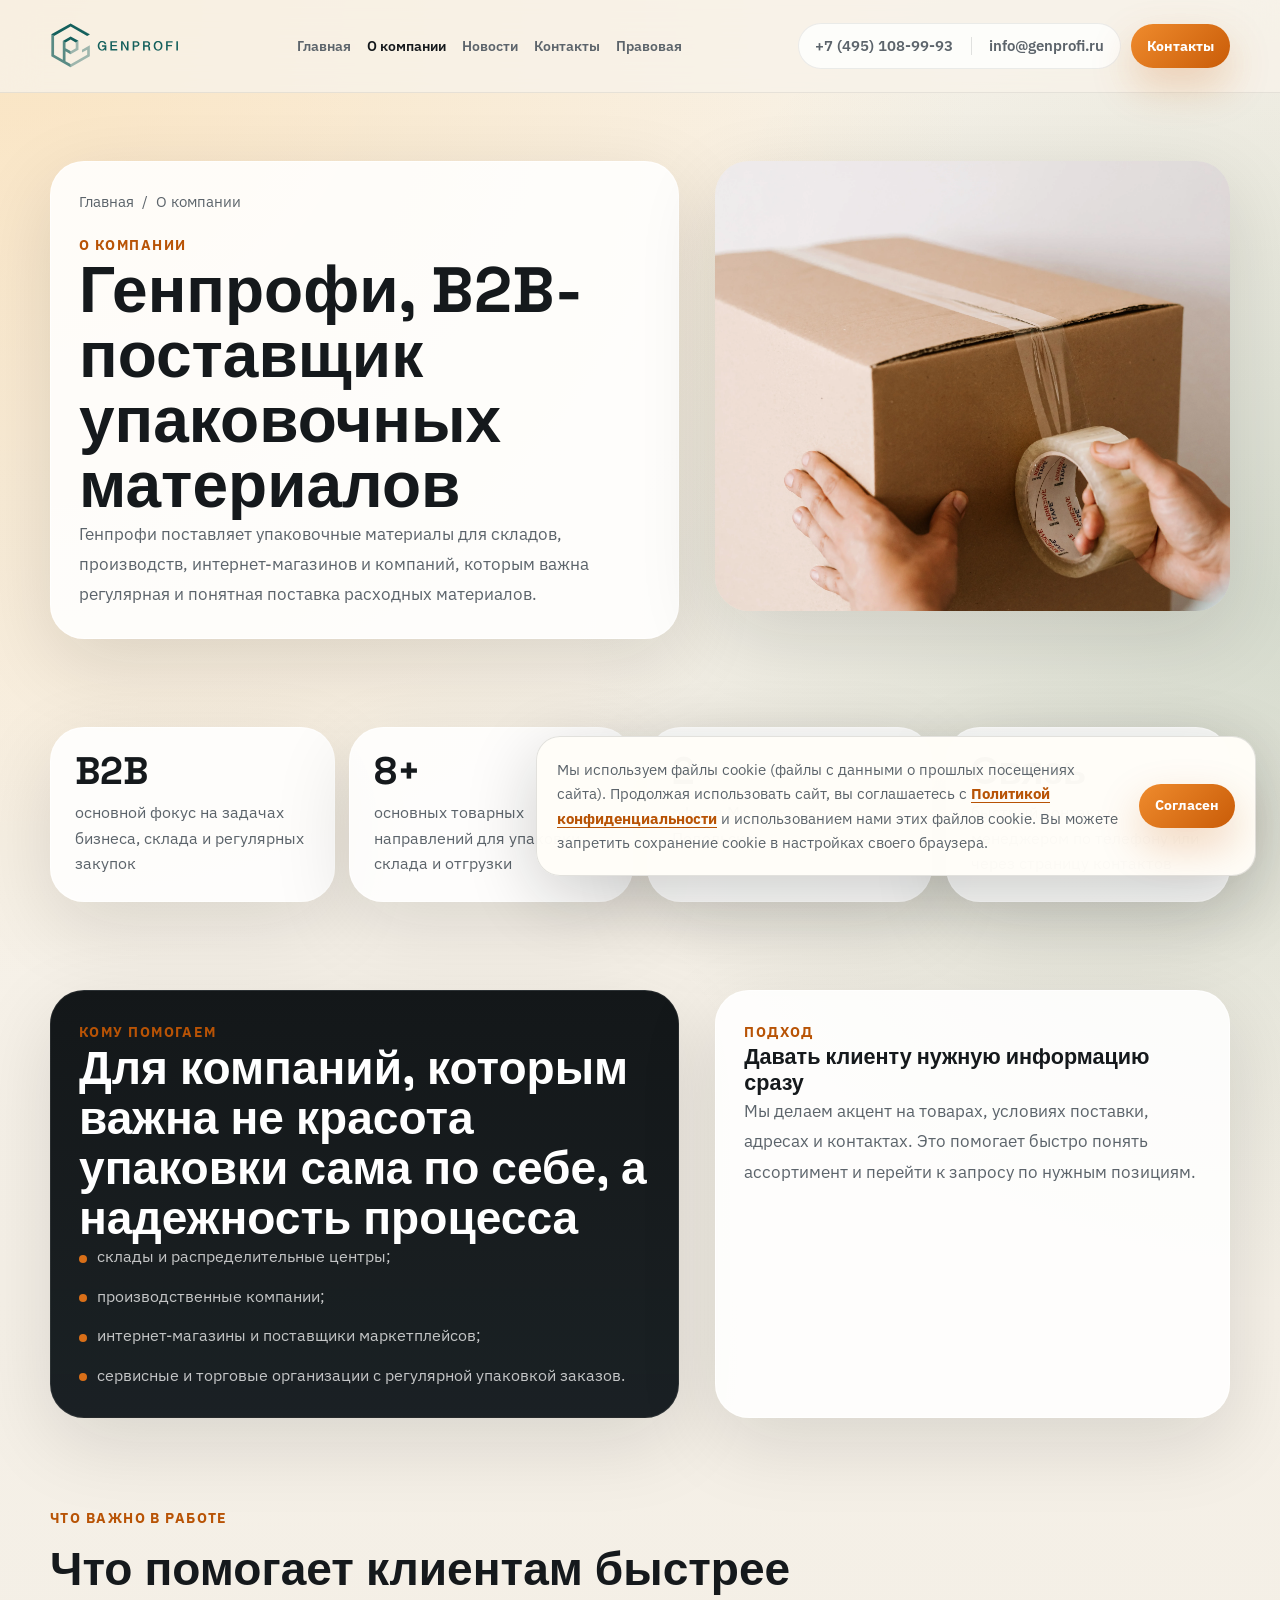
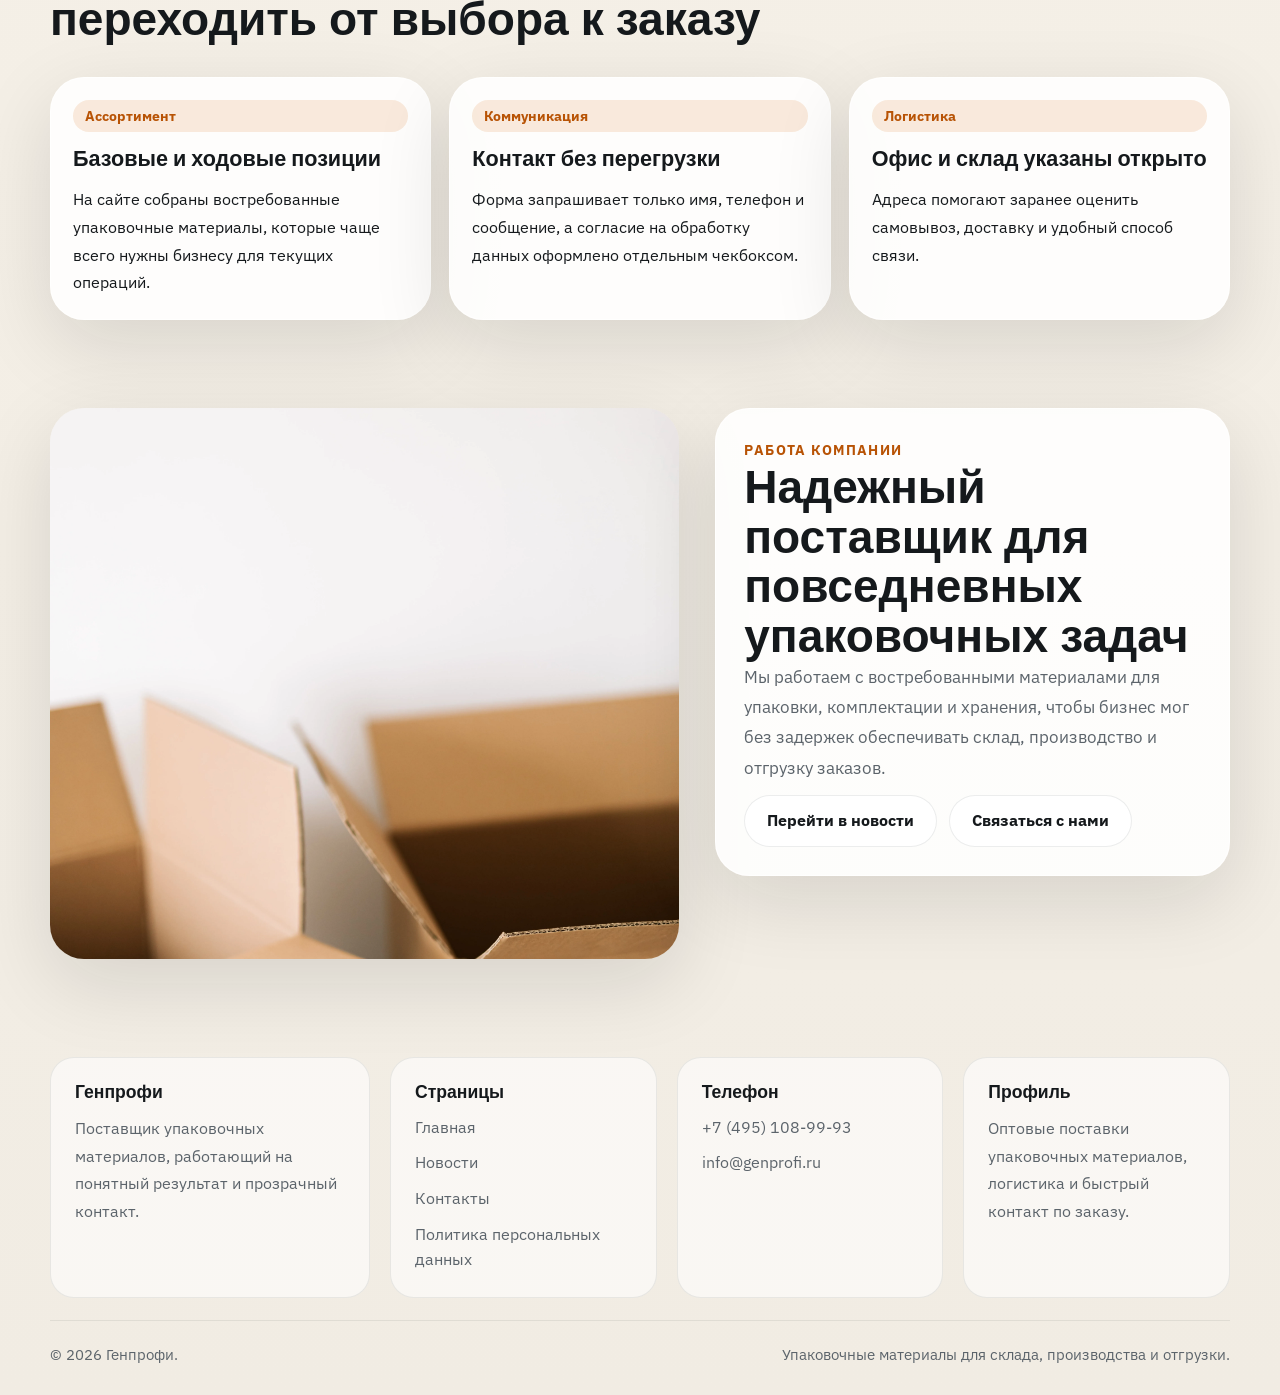
<file: company.html>
<!DOCTYPE html>
<html lang="ru">
  <head>
    <meta charset="UTF-8" />
    <meta name="viewport" content="width=device-width, initial-scale=1.0" />
    <meta http-equiv="X-UA-Compatible" content="ie=edge" />
    <meta
      name="description"
      content="О компании Генпрофи: поставки упаковочных материалов, склад в Подольске, работа с B2B-клиентами, логистика, ассортимент и подход к сервису."
    />
    <meta name="robots" content="index,follow" />
    <meta property="og:type" content="website" />
    <meta property="og:title" content="О компании Генпрофи" />
    <meta
      property="og:description"
      content="Как работает Генпрофи: упаковочные материалы для бизнеса, понятная логистика и надежный сервис."
    />
    <meta property="og:url" content="https://genprofi.ru/company.html" />
    <meta property="og:image" content="https://genprofi.ru/img/company/company-warehouse.webp" />
    <link rel="canonical" href="https://genprofi.ru/company.html" />
    <title>О компании Генпрофи</title>
    <link rel="icon" href="img/favicon.png" type="image/png" />
    <link rel="preconnect" href="https://fonts.googleapis.com" />
    <link rel="preconnect" href="https://fonts.gstatic.com" crossorigin />
    <link
      rel="stylesheet"
      href="https://fonts.googleapis.com/css2?family=IBM+Plex+Sans:wght@400;500;600;700&family=Space+Grotesk:wght@500;700&display=swap"
    />
    <link rel="stylesheet" href="css/style.css" />

    <script type="application/ld+json">
      {
        "@context": "https://schema.org",
        "@type": "AboutPage",
        "name": "О компании Генпрофи",
        "url": "https://genprofi.ru/company.html",
        "about": {
          "@type": "Organization",
          "name": "ООО «Генпрофи»"
        }
      }
    </script>
  </head>
  <body>
    <div class="site-shell">
      <header class="site-header">
        <div class="container header-row">
          <a class="brand" href="index.html" aria-label="Генпрофи">
            <img decoding="async" src="img/logo.svg" alt="Логотип Генпрофи" />
          </a>
          <button class="nav-toggle" type="button" data-nav-toggle aria-expanded="false" aria-label="Меню">
            <span></span>
          </button>
          <nav class="site-nav" data-nav>
            <a href="index.html">Главная</a>
            <a class="is-active" href="company.html">О компании</a>
            <a href="news.html">Новости</a>
            <a href="contact.html">Контакты</a>
            <a href="agreement.html">Правовая</a>
          </nav>
          <div class="header-contacts">
            <div class="header-contacts__items">
              <a href="tel:+74951089993">+7 (495) 108-99-93</a>
              <a href="mailto:info@genprofi.ru">info@genprofi.ru</a>
            </div>
            <a class="button button--primary button--sm" href="contact.html">Контакты</a>
          </div>
        </div>
      </header>

      <main>
        <section class="page-hero">
          <div class="container company-grid">
            <div class="page-hero__panel panel">
              <div class="breadcrumb">
                <span><a href="index.html">Главная</a></span>
                <span>О компании</span>
              </div>
              <span class="section-kicker">О компании</span>
              <h1>Генпрофи, B2B-поставщик упаковочных материалов</h1>
              <p class="lead">
                Генпрофи поставляет упаковочные материалы для складов, производств, интернет-магазинов
                и компаний, которым важна регулярная и понятная поставка расходных материалов.
              </p>
            </div>
            <div class="media-card">
              <img decoding="async" src="img/company/company-warehouse.webp" alt="Упаковочные материалы на складе" loading="eager" fetchpriority="high" />
            </div>
          </div>
        </section>

        <section class="section">
          <div class="container stats">
            <article class="stat-card">
              <strong>B2B</strong>
              <span>основной фокус на задачах бизнеса, склада и регулярных закупок</span>
            </article>
            <article class="stat-card">
              <strong>8+</strong>
              <span>основных товарных направлений для упаковки, склада и отгрузки</span>
            </article>
            <article class="stat-card">
              <strong>2</strong>
              <span>офис в Москве и склад в Подольске</span>
            </article>
            <article class="stat-card">
              <strong>Связь</strong>
              <span>быстрый контакт с менеджером по телефону или через страницу контактов</span>
            </article>
          </div>
        </section>

        <section class="section">
          <div class="container split-grid">
            <article class="panel panel--dark">
              <span class="section-kicker">Кому помогаем</span>
              <h2>Для компаний, которым важна не красота упаковки сама по себе, а надежность процесса</h2>
              <ul class="feature-list">
                <li>склады и распределительные центры;</li>
                <li>производственные компании;</li>
                <li>интернет-магазины и поставщики маркетплейсов;</li>
                <li>сервисные и торговые организации с регулярной упаковкой заказов.</li>
              </ul>
            </article>
            <article class="panel">
              <span class="section-kicker">Подход</span>
              <h3>Давать клиенту нужную информацию сразу</h3>
              <p class="lead">
                Мы делаем акцент на товарах, условиях поставки, адресах и контактах. Это помогает
                быстро понять ассортимент и перейти к запросу по нужным позициям.
              </p>
            </article>
          </div>
        </section>

        <section class="section">
          <div class="container">
            <div class="section-intro">
              <span class="section-kicker">Что важно в работе</span>
              <h2>Что помогает клиентам быстрее переходить от выбора к заказу</h2>
            </div>
            <div class="card-grid">
              <article class="info-card">
                <div class="info-card__body">
                  <span class="tag">Ассортимент</span>
                  <h3>Базовые и ходовые позиции</h3>
                  <p>На сайте собраны востребованные упаковочные материалы, которые чаще всего нужны бизнесу для текущих операций.</p>
                </div>
              </article>
              <article class="info-card">
                <div class="info-card__body">
                  <span class="tag">Коммуникация</span>
                  <h3>Контакт без перегрузки</h3>
                  <p>Форма запрашивает только имя, телефон и сообщение, а согласие на обработку данных оформлено отдельным чекбоксом.</p>
                </div>
              </article>
              <article class="info-card">
                <div class="info-card__body">
                  <span class="tag">Логистика</span>
                  <h3>Офис и склад указаны открыто</h3>
                  <p>Адреса помогают заранее оценить самовывоз, доставку и удобный способ связи.</p>
                </div>
              </article>
            </div>
          </div>
        </section>

        <section class="section">
          <div class="container company-grid">
            <div class="media-card">
              <img decoding="async" src="img/company/company-packaging.webp" alt="Работа с упаковкой" loading="lazy" />
            </div>
            <article class="panel">
              <span class="section-kicker">Работа компании</span>
              <h2>Надежный поставщик для повседневных упаковочных задач</h2>
              <p class="lead">
                Мы работаем с востребованными материалами для упаковки, комплектации и хранения,
                чтобы бизнес мог без задержек обеспечивать склад, производство и отгрузку заказов.
              </p>
              <div class="section-actions spacer-top">
                <a class="button button--secondary" href="news.html">Перейти в новости</a>
                <a class="button button--secondary" href="contact.html">Связаться с нами</a>
              </div>
            </article>
          </div>
        </section>
      </main>

      <footer class="site-footer">
        <div class="container">
          <div class="footer-grid">
            <section class="footer-card">
              <h3>Генпрофи</h3>
              <p class="muted">Поставщик упаковочных материалов, работающий на понятный результат и прозрачный контакт.</p>
            </section>
            <section class="footer-card">
              <h3>Страницы</h3>
              <div class="footer-links">
                <a href="index.html">Главная</a>
                <a href="news.html">Новости</a>
                <a href="contact.html">Контакты</a>
                <a href="agreement.html">Политика персональных данных</a>
              </div>
            </section>
            <section class="footer-card">
              <h3>Телефон</h3>
              <div class="footer-links">
                <a href="tel:+74951089993">+7 (495) 108-99-93</a>
                <a href="mailto:info@genprofi.ru">info@genprofi.ru</a>
              </div>
            </section>
            <section class="footer-card">
              <h3>Профиль</h3>
              <p class="muted">Оптовые поставки упаковочных материалов, логистика и быстрый контакт по заказу.</p>
            </section>
          </div>
          <div class="footer-bottom">
            <span>© 2026 Генпрофи.</span>
            <span>Упаковочные материалы для склада, производства и отгрузки.</span>
          </div>
        </div>
      </footer>
    </div>

    <div class="modal" data-modal id="lead-modal" aria-hidden="true">
      <div class="modal__dialog" role="dialog" aria-modal="true" aria-labelledby="lead-modal-title">
        <button class="modal__close" type="button" data-close-modal aria-label="Закрыть">&times;</button>
        <div class="modal__content">
          <span class="section-kicker">Запрос</span>
          <h2 id="lead-modal-title">Обсудить поставку</h2>
          <p class="lead">Оставьте контакты, и менеджер свяжется с вами по упаковочным материалам.</p>
          <!-- TEMP: форма обратной связи временно отключена. Чтобы восстановить, уберите template и верните кнопки с data-open-modal. -->

          <template data-disabled-feedback-form>

          <form class="form-panel" data-lead-form>
            <input type="hidden" name="source" value="Страница о компании" />
            <div class="form-grid">
              <div class="field">
                <label for="company-name">Ваше имя</label>
                <input id="company-name" name="name" type="text" placeholder="Имя" required />
              </div>
              <div class="field">
                <label for="company-phone">Телефон</label>
                <input id="company-phone" name="phone" type="tel" placeholder="+7 (___) ___-__-__" required />
              </div>
            </div>
            <div class="field">
              <label for="company-message">Сообщение</label>
              <textarea id="company-message" name="message" placeholder="Опишите задачу"></textarea>
            </div>
            <label class="checkbox">
              <input type="checkbox" name="personal_data_consent" value="accepted" required />
              <span>
                Я даю согласие ООО «Генпрофи» на обработку имени, телефона и сообщения для ответа
                на заявку и ознакомлен с
                <a href="agreement.html">политикой обработки персональных данных</a>.
              </span>
            </label>
            <button class="button button--primary" type="submit">Отправить</button>
            <div class="form-status" data-form-status></div>
          </form>

          </template>
        </div>
      </div>
    </div>

    <script src="js/main.js"></script>
  </body>
</html>
</file>
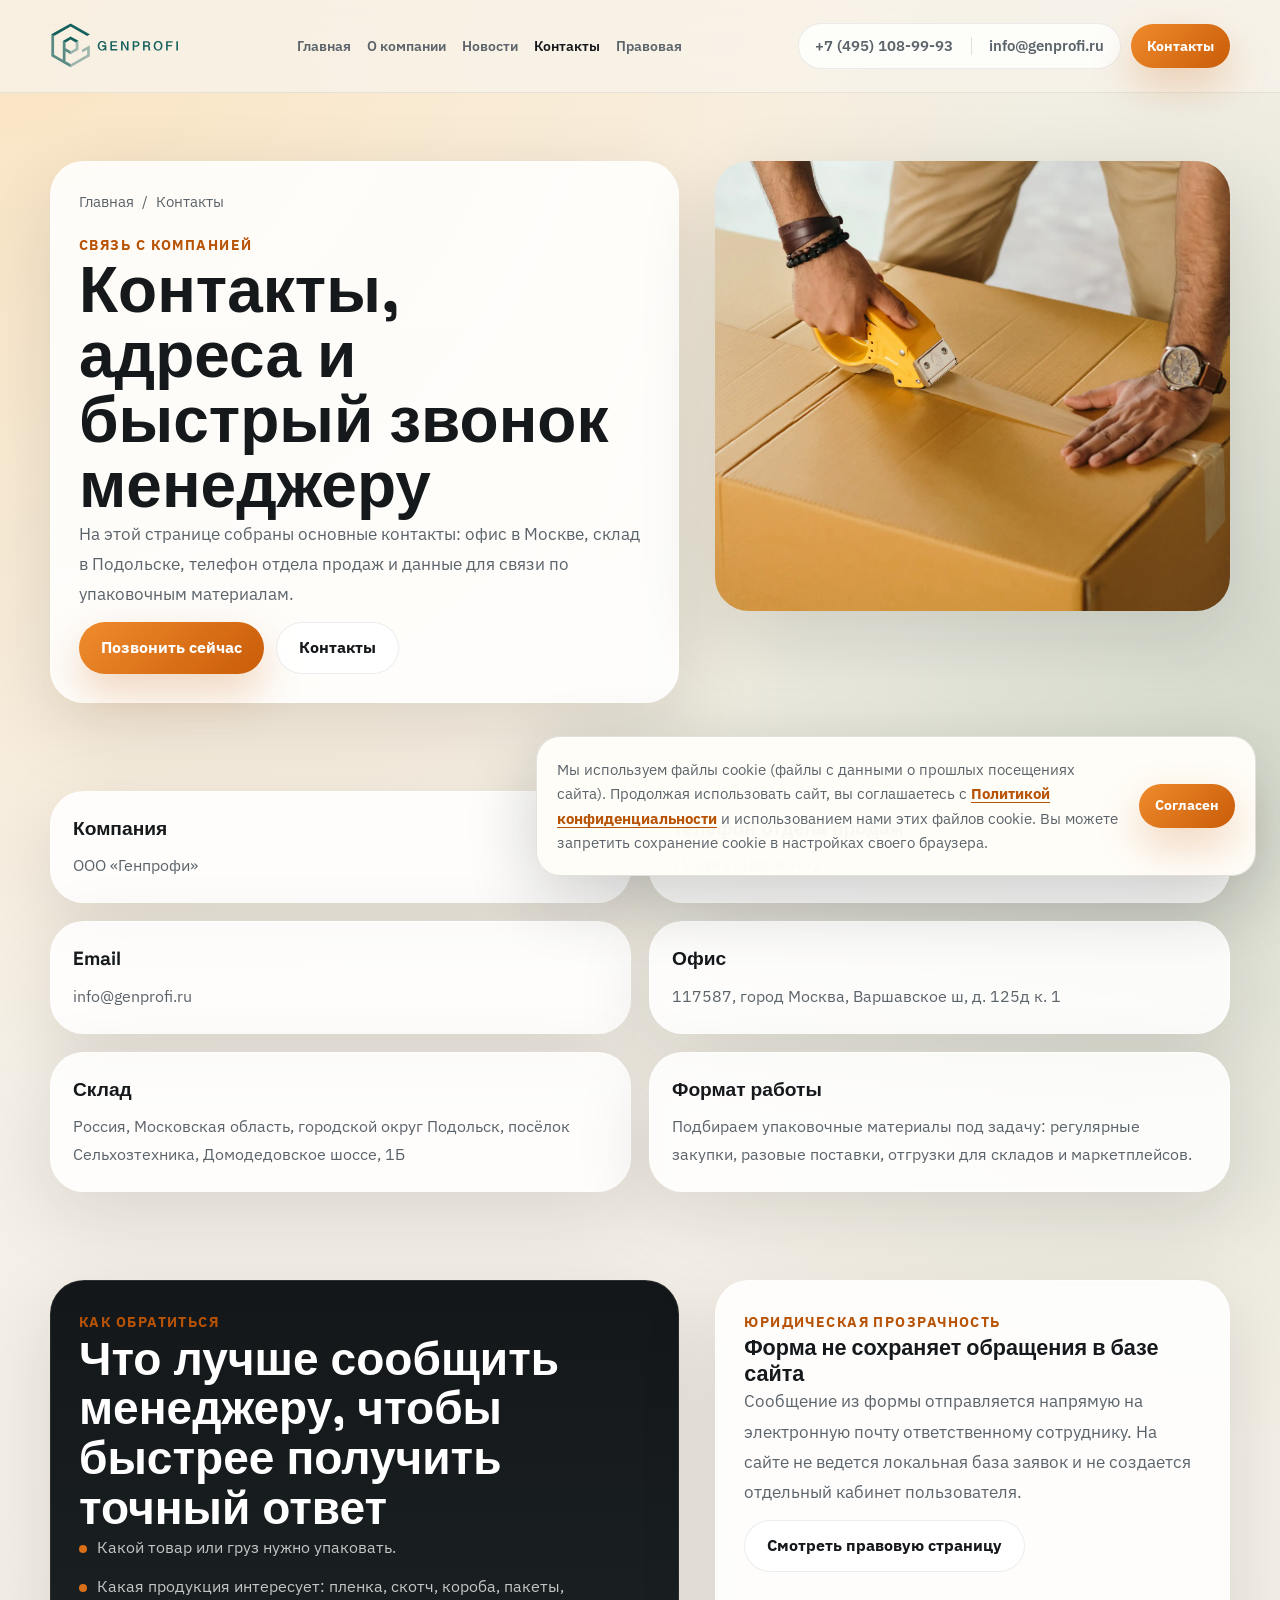
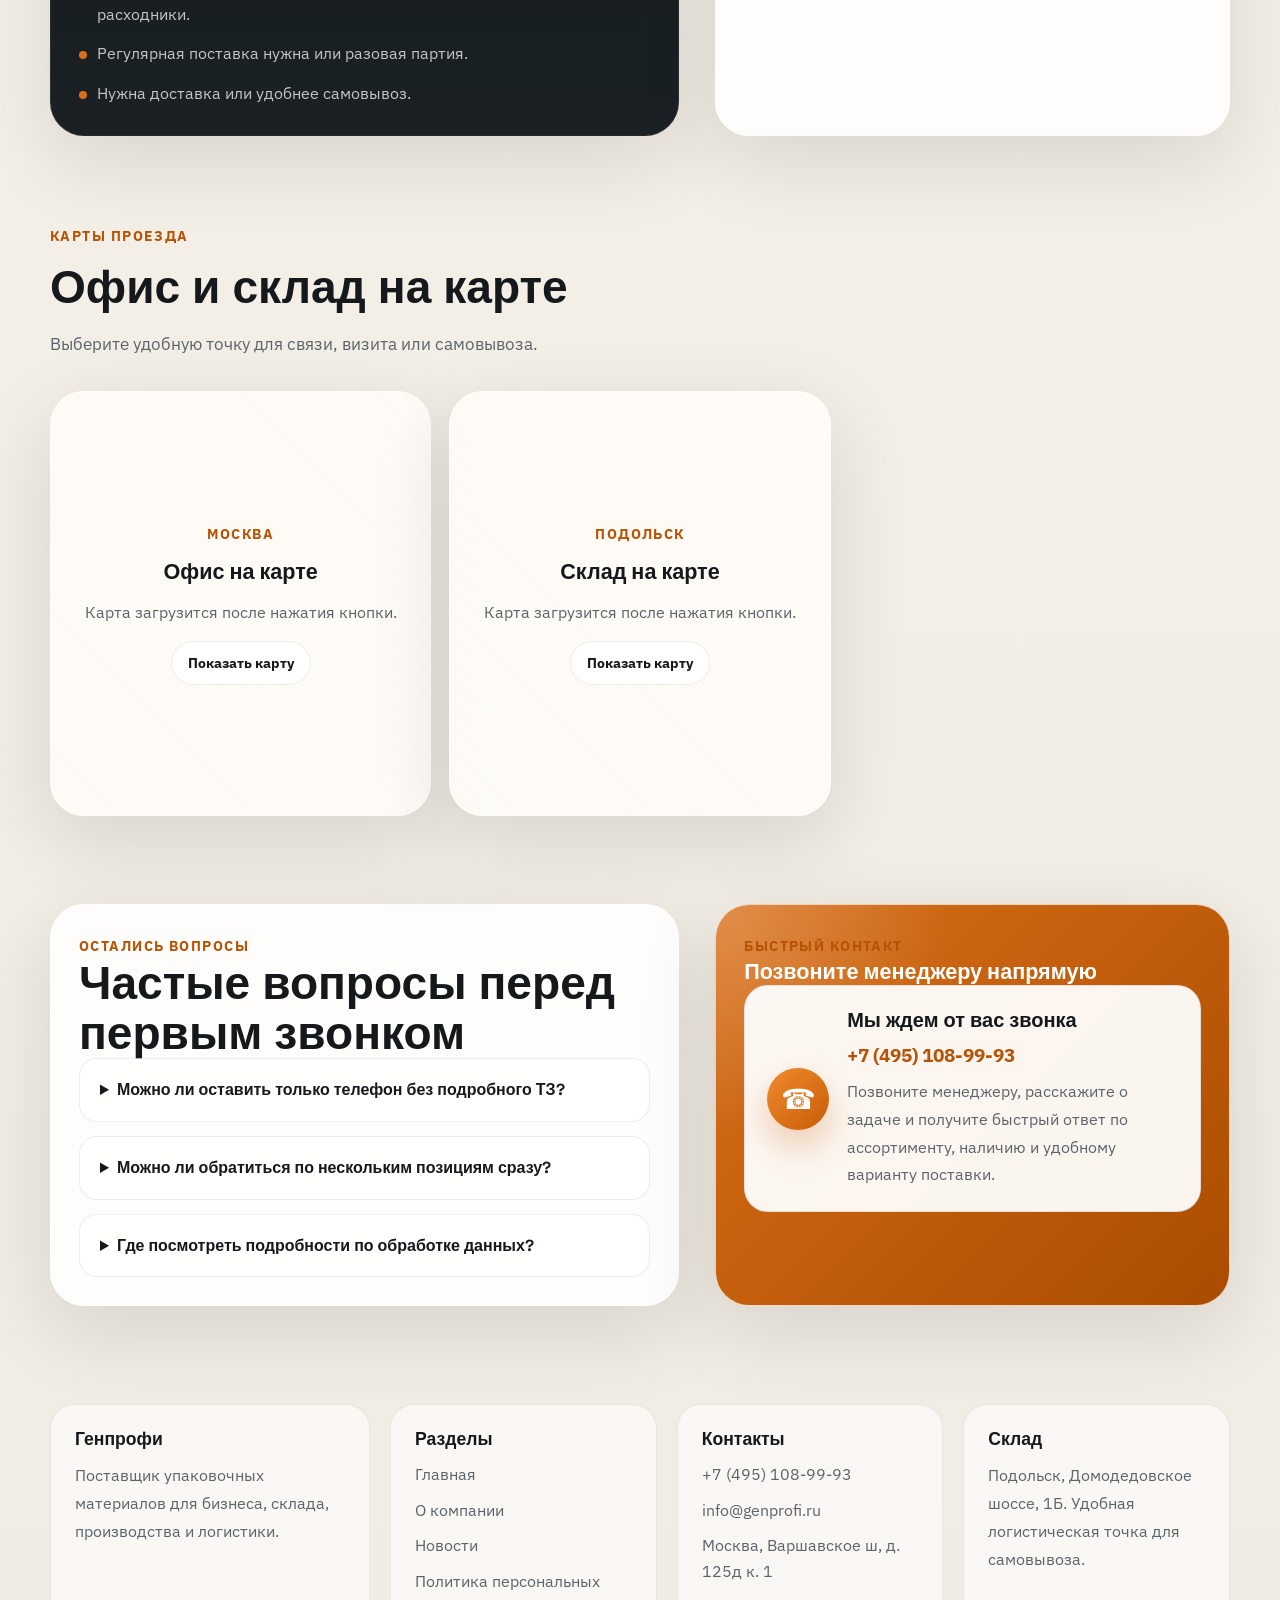
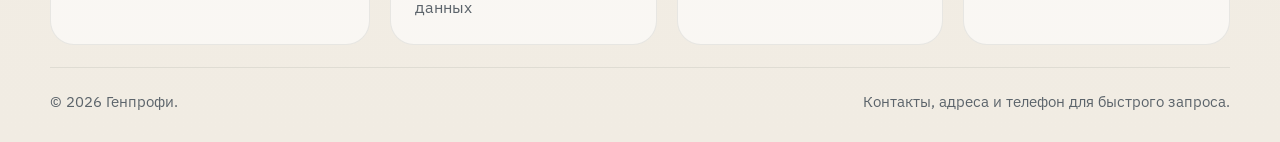
<file: contact.html>
<!DOCTYPE html>
<html lang="ru">
  <head>
    <meta charset="UTF-8" />
    <meta name="viewport" content="width=device-width, initial-scale=1.0" />
    <meta http-equiv="X-UA-Compatible" content="ie=edge" />
    <meta
      name="description"
      content="Контакты ООО «Генпрофи»: телефон, email, офис в Москве и склад в Подольске. Быстрая связь по поставкам упаковочных материалов и расходников."
    />
    <meta name="robots" content="index,follow" />
    <meta property="og:type" content="website" />
    <meta property="og:title" content="Контакты Генпрофи" />
    <meta
      property="og:description"
      content="Свяжитесь с Генпрофи по поставкам упаковочных материалов: офис в Москве, склад в Подольске, телефон и карта проезда."
    />
    <meta property="og:url" content="https://genprofi.ru/contact.html" />
    <meta property="og:image" content="https://genprofi.ru/img/company/company-logistics.webp" />
    <link rel="canonical" href="https://genprofi.ru/contact.html" />
    <title>Контакты Генпрофи</title>
    <link rel="icon" href="img/favicon.png" type="image/png" />
    <link rel="preconnect" href="https://fonts.googleapis.com" />
    <link rel="preconnect" href="https://fonts.gstatic.com" crossorigin />
    <link
      rel="stylesheet"
      href="https://fonts.googleapis.com/css2?family=IBM+Plex+Sans:wght@400;500;600;700&family=Space+Grotesk:wght@500;700&display=swap"
    />
    <link rel="stylesheet" href="css/style.css" />

    <script type="application/ld+json">
      {
        "@context": "https://schema.org",
        "@type": "ContactPage",
        "name": "Контакты Генпрофи",
        "url": "https://genprofi.ru/contact.html",
        "about": {
          "@type": "Organization",
          "name": "ООО «Генпрофи»",
          "telephone": "+7-495-108-99-93",
          "email": "info@genprofi.ru"
        }
      }
    </script>
  </head>
  <body>
    <div class="site-shell">
      <header class="site-header">
        <div class="container header-row">
          <a class="brand" href="index.html" aria-label="Генпрофи">
            <img decoding="async" src="img/logo.svg" alt="Логотип Генпрофи" />
          </a>

          <button class="nav-toggle" type="button" data-nav-toggle aria-expanded="false" aria-label="Меню">
            <span></span>
          </button>

          <nav class="site-nav" data-nav>
            <a href="index.html">Главная</a>
            <a href="company.html">О компании</a>
            <a href="news.html">Новости</a>
            <a class="is-active" href="contact.html">Контакты</a>
            <a href="agreement.html">Правовая</a>
          </nav>

          <div class="header-contacts">
            <div class="header-contacts__items">
              <a href="tel:+74951089993">+7 (495) 108-99-93</a>
              <a href="mailto:info@genprofi.ru">info@genprofi.ru</a>
            </div>
            <a class="button button--primary button--sm" href="contact.html">Контакты</a>
          </div>
        </div>
      </header>

      <main>
        <section class="page-hero">
          <div class="container contact-grid">
            <div class="page-hero__panel panel">
              <div class="breadcrumb">
                <span><a href="index.html">Главная</a></span>
                <span>Контакты</span>
              </div>
              <span class="section-kicker">Связь с компанией</span>
              <h1>Контакты, адреса и быстрый звонок менеджеру</h1>
              <p class="lead">
                На этой странице собраны основные контакты: офис в Москве, склад в Подольске,
                телефон отдела продаж и данные для связи по упаковочным материалам.
              </p>
              <div class="section-actions spacer-top">
                <a class="button button--primary" href="tel:+74951089993">Позвонить сейчас</a>
                <a class="button button--secondary" href="contact.html">Контакты</a>
              </div>
            </div>
            <div class="media-card">
              <img decoding="async" src="img/company/company-logistics.webp" alt="Логистика и склад" loading="eager" fetchpriority="high" />
            </div>
          </div>
        </section>

        <section class="section">
          <div class="container contact-list">
            <article class="contact-card">
              <div class="contact-card__body">
                <strong>Компания</strong>
                <p class="muted">ООО «Генпрофи»</p>
              </div>
            </article>
            <article class="contact-card">
              <div class="contact-card__body">
                <strong>Телефон отдела продаж</strong>
                <p class="muted"><a href="tel:+74951089993">+7 (495) 108-99-93</a></p>
              </div>
            </article>
            <article class="contact-card">
              <div class="contact-card__body">
                <strong>Email</strong>
                <p class="muted"><a href="mailto:info@genprofi.ru">info@genprofi.ru</a></p>
              </div>
            </article>
            <article class="contact-card">
              <div class="contact-card__body">
                <strong>Офис</strong>
                <p class="muted">117587, город Москва, Варшавское ш, д. 125д к. 1</p>
              </div>
            </article>
            <article class="contact-card">
              <div class="contact-card__body">
                <strong>Склад</strong>
                <p class="muted">
                  Россия, Московская область, городской округ Подольск, посёлок Сельхозтехника,
                  Домодедовское шоссе, 1Б
                </p>
              </div>
            </article>
            <article class="contact-card">
              <div class="contact-card__body">
                <strong>Формат работы</strong>
                <p class="muted">
                  Подбираем упаковочные материалы под задачу: регулярные закупки, разовые поставки,
                  отгрузки для складов и маркетплейсов.
                </p>
              </div>
            </article>
          </div>
        </section>

        <section class="section">
          <div class="container split-grid">
            <article class="panel panel--dark">
              <span class="section-kicker">Как обратиться</span>
              <h2>Что лучше сообщить менеджеру, чтобы быстрее получить точный ответ</h2>
              <ul class="timeline">
                <li>Какой товар или груз нужно упаковать.</li>
                <li>Какая продукция интересует: пленка, скотч, короба, пакеты, расходники.</li>
                <li>Регулярная поставка нужна или разовая партия.</li>
                <li>Нужна доставка или удобнее самовывоз.</li>
              </ul>
            </article>
            <article class="panel">
              <span class="section-kicker">Юридическая прозрачность</span>
              <h3>Форма не сохраняет обращения в базе сайта</h3>
              <p class="lead">
                Сообщение из формы отправляется напрямую на электронную почту ответственному сотруднику.
                На сайте не ведется локальная база заявок и не создается отдельный кабинет пользователя.
              </p>
              <div class="section-actions spacer-top">
                <a class="button button--secondary" href="agreement.html">Смотреть правовую страницу</a>
              </div>
            </article>
          </div>
        </section>

        <section class="section">
          <div class="container">
            <div class="section-intro">
              <span class="section-kicker">Карты проезда</span>
              <h2>Офис и склад на карте</h2>
              <p class="lead">
                Выберите удобную точку для связи, визита или самовывоза.
              </p>
            </div>
            <div class="card-grid">
              <article
                class="map-card map-card--placeholder"
                data-map-src="https://api-maps.yandex.ru/services/constructor/1.0/js/?um=constructor%3Aba56a719053caafe57ebebae30543bc1557b38f5adf958da74acad4b62eb47d5&amp;width=100%25&amp;height=425&amp;lang=ru_RU&amp;scroll=false"
              >
                <div class="map-card__content">
                  <span class="section-kicker">Москва</span>
                  <h3>Офис на карте</h3>
                  <p class="muted">Карта загрузится после нажатия кнопки.</p>
                  <button class="button button--secondary button--sm" type="button" data-load-map>Показать карту</button>
                </div>
              </article>
              <article
                class="map-card map-card--placeholder"
                data-map-src="https://api-maps.yandex.ru/services/constructor/1.0/js/?um=constructor%3Ad1e318f0992050edfa1894b19dbe8b66b4fc076e3c1422f3439eb6bca7717d05&amp;width=100%25&amp;height=425&amp;lang=ru_RU&amp;scroll=false"
              >
                <div class="map-card__content">
                  <span class="section-kicker">Подольск</span>
                  <h3>Склад на карте</h3>
                  <p class="muted">Карта загрузится после нажатия кнопки.</p>
                  <button class="button button--secondary button--sm" type="button" data-load-map>Показать карту</button>
                </div>
              </article>
            </div>
          </div>
        </section>

        <section class="section">
          <div class="container split-grid">
            <article class="panel">
              <span class="section-kicker">Остались вопросы</span>
              <h2>Частые вопросы перед первым звонком</h2>
              <div class="faq">
                <details>
                  <summary>Можно ли оставить только телефон без подробного ТЗ?</summary>
                  <p>Да. Менеджер уточнит задачу по звонку и поможет определить подходящую упаковку.</p>
                </details>
                <details>
                  <summary>Можно ли обратиться по нескольким позициям сразу?</summary>
                  <p>Да. По телефону лучше сразу назвать интересующие материалы, чтобы менеджер быстрее сориентировал по поставке.</p>
                </details>
                <details>
                  <summary>Где посмотреть подробности по обработке данных?</summary>
                  <p>
                    Все основные условия описаны на странице
                    <a href="agreement.html">политики обработки персональных данных</a>.
                  </p>
                </details>
              </div>
            </article>

            <article class="panel panel--accent">
              <span class="section-kicker">Быстрый контакт</span>
              <h3>Позвоните менеджеру напрямую</h3>
              <div class="call-card">
                <a class="call-card__icon" href="tel:+74951089993" aria-label="Позвонить в Генпрофи"></a>
                <div class="call-card__body">
                  <span class="call-card__title">Мы ждем от вас звонка</span>
                  <a class="call-card__phone" href="tel:+74951089993">+7 (495) 108-99-93</a>
                  <p class="call-card__text">
                    Позвоните менеджеру, расскажите о задаче и получите быстрый ответ по ассортименту,
                    наличию и удобному варианту поставки.
                  </p>
                </div>
              </div>
              <!-- TEMP: форма обратной связи временно отключена. Чтобы восстановить, уберите template и верните кнопки с data-open-modal. -->

              <template data-disabled-feedback-form>

              <form class="form-panel" data-lead-form>
                <input type="hidden" name="source" value="Страница контактов" />
                <div class="field">
                  <label for="contact-name">Ваше имя</label>
                  <input id="contact-name" name="name" type="text" placeholder="Имя или компания" required />
                </div>
                <div class="field">
                  <label for="contact-phone">Телефон</label>
                  <input
                    id="contact-phone"
                    name="phone"
                    type="tel"
                    inputmode="tel"
                    placeholder="+7 (___) ___-__-__"
                    required
                  />
                </div>
                <div class="field">
                  <label for="contact-message">Сообщение</label>
                  <textarea
                    id="contact-message"
                    name="message"
                    placeholder="Например: нужна пузырчатая пленка и гофрокороба для регулярных поставок."
                  ></textarea>
                </div>
                <label class="checkbox">
                  <input type="checkbox" name="personal_data_consent" value="accepted" required />
                  <span>
                    Я даю согласие ООО «Генпрофи» на обработку имени, телефона и сообщения для ответа
                    на заявку и ознакомлен с
                    <a href="agreement.html">политикой обработки персональных данных</a>.
                  </span>
                </label>
                <button class="button button--secondary" type="submit">Отправить</button>
                <div class="form-status" data-form-status></div>
              </form>

              </template>
            </article>
          </div>
        </section>
      </main>

      <footer class="site-footer">
        <div class="container">
          <div class="footer-grid">
            <section class="footer-card">
              <h3>Генпрофи</h3>
              <p class="muted">Поставщик упаковочных материалов для бизнеса, склада, производства и логистики.</p>
            </section>
            <section class="footer-card">
              <h3>Разделы</h3>
              <div class="footer-links">
                <a href="index.html">Главная</a>
                <a href="company.html">О компании</a>
                <a href="news.html">Новости</a>
                <a href="agreement.html">Политика персональных данных</a>
              </div>
            </section>
            <section class="footer-card">
              <h3>Контакты</h3>
              <div class="footer-links">
                <a href="tel:+74951089993">+7 (495) 108-99-93</a>
                <a href="mailto:info@genprofi.ru">info@genprofi.ru</a>
                <span>Москва, Варшавское ш, д. 125д к. 1</span>
              </div>
            </section>
            <section class="footer-card">
              <h3>Склад</h3>
              <p class="muted">Подольск, Домодедовское шоссе, 1Б. Удобная логистическая точка для самовывоза.</p>
            </section>
          </div>

          <div class="footer-bottom">
            <span>© 2026 Генпрофи.</span>
            <span>Контакты, адреса и телефон для быстрого запроса.</span>
          </div>
        </div>
      </footer>
    </div>

    <div class="modal" data-modal id="lead-modal" aria-hidden="true">
      <div class="modal__dialog" role="dialog" aria-modal="true" aria-labelledby="lead-modal-title">
        <button class="modal__close" type="button" data-close-modal aria-label="Закрыть">&times;</button>
        <div class="modal__content">
          <span class="section-kicker">Запрос</span>
          <h2 id="lead-modal-title">Расскажите, какая упаковка вам нужна</h2>
          <p class="lead">Достаточно телефона и короткого описания задачи. Остальное уточним в разговоре.</p>
          <!-- TEMP: форма обратной связи временно отключена. Чтобы восстановить, уберите template и верните кнопки с data-open-modal. -->

          <template data-disabled-feedback-form>

          <form class="form-panel" data-lead-form>
            <input type="hidden" name="source" value="Модальная форма со страницы контактов" />
            <div class="form-grid">
              <div class="field">
                <label for="modal-contact-name">Ваше имя</label>
                <input id="modal-contact-name" name="name" type="text" placeholder="Имя" required />
              </div>
              <div class="field">
                <label for="modal-contact-phone">Телефон</label>
                <input id="modal-contact-phone" name="phone" type="tel" placeholder="+7 (___) ___-__-__" required />
              </div>
            </div>
            <div class="field">
              <label for="modal-contact-message">Сообщение</label>
              <textarea id="modal-contact-message" name="message" placeholder="Опишите запрос"></textarea>
            </div>
            <label class="checkbox">
              <input type="checkbox" name="personal_data_consent" value="accepted" required />
              <span>
                Я даю согласие ООО «Генпрофи» на обработку имени, телефона и сообщения для ответа
                на заявку и ознакомлен с
                <a href="agreement.html">политикой обработки персональных данных</a>.
              </span>
            </label>
            <button class="button button--primary" type="submit">Отправить заявку</button>
            <div class="form-status" data-form-status></div>
          </form>

          </template>
        </div>
      </div>
    </div>

    <script src="js/main.js"></script>
  </body>
</html>
</file>
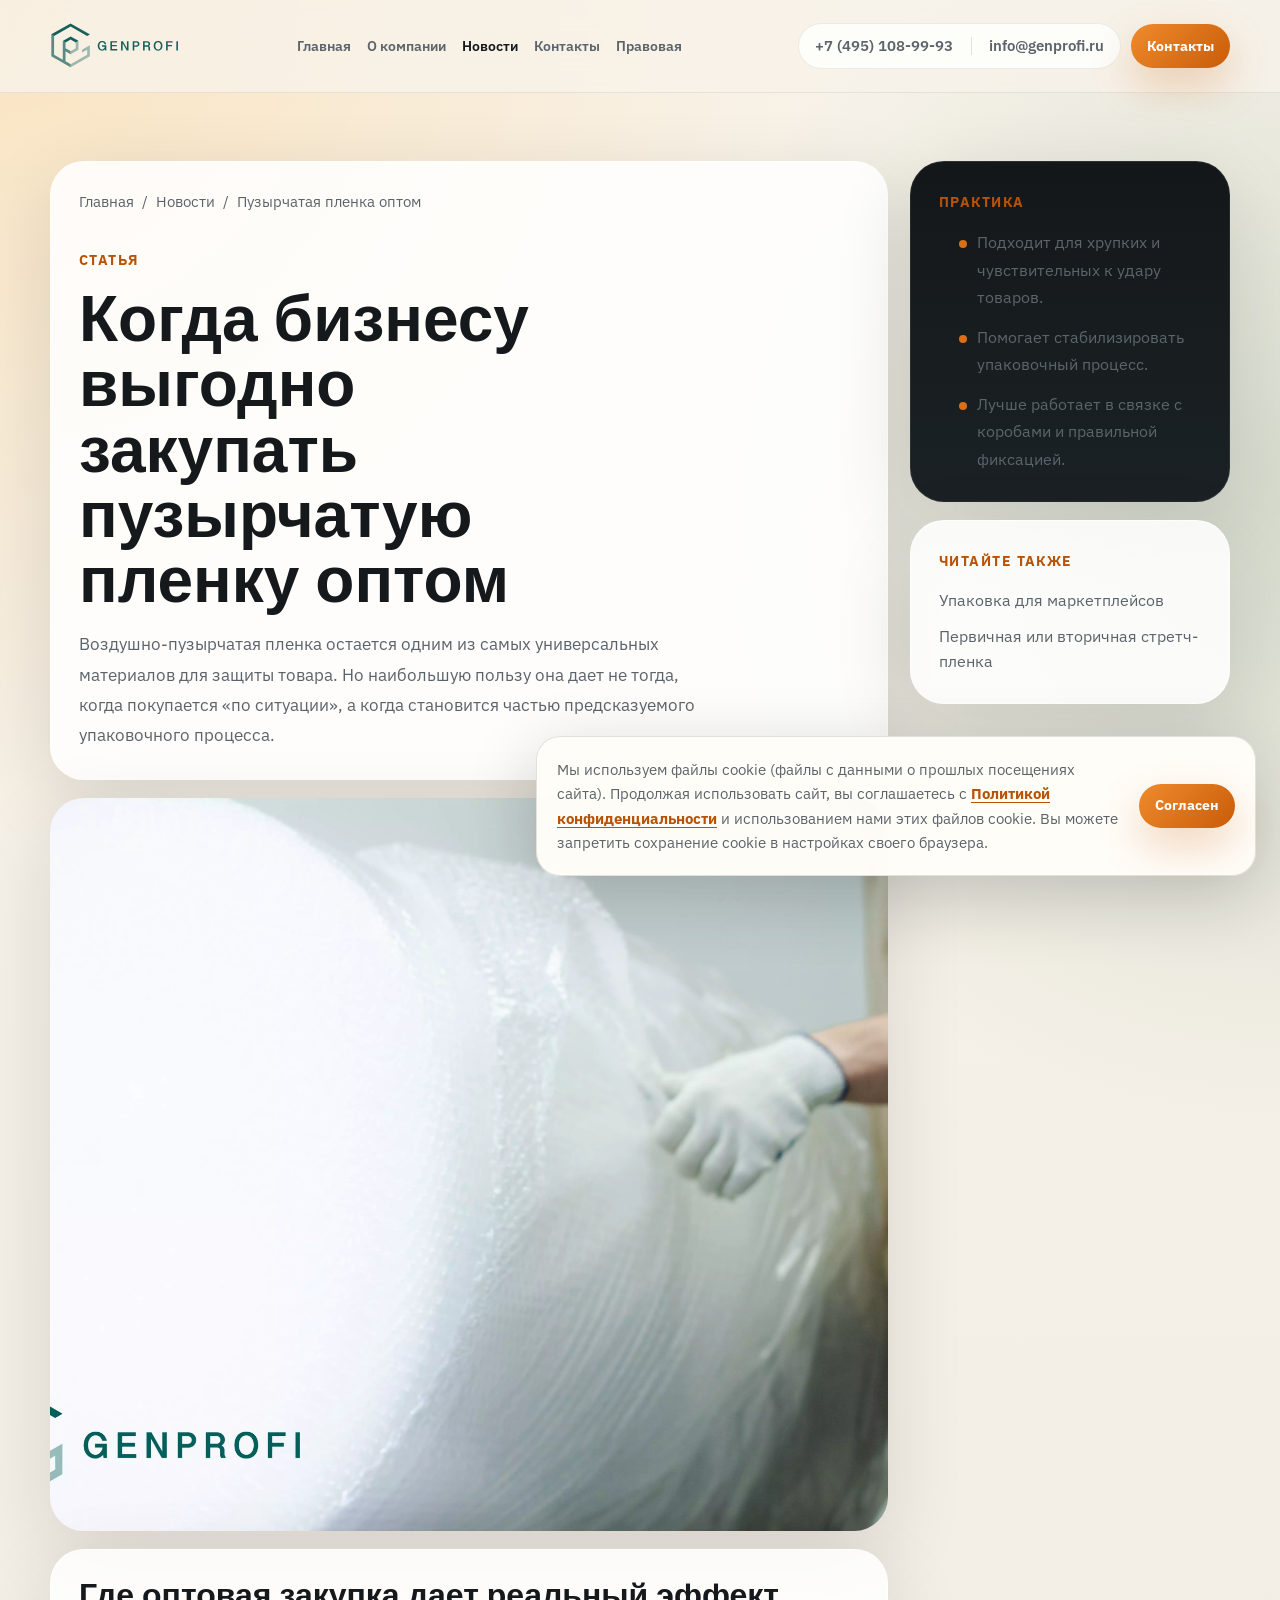
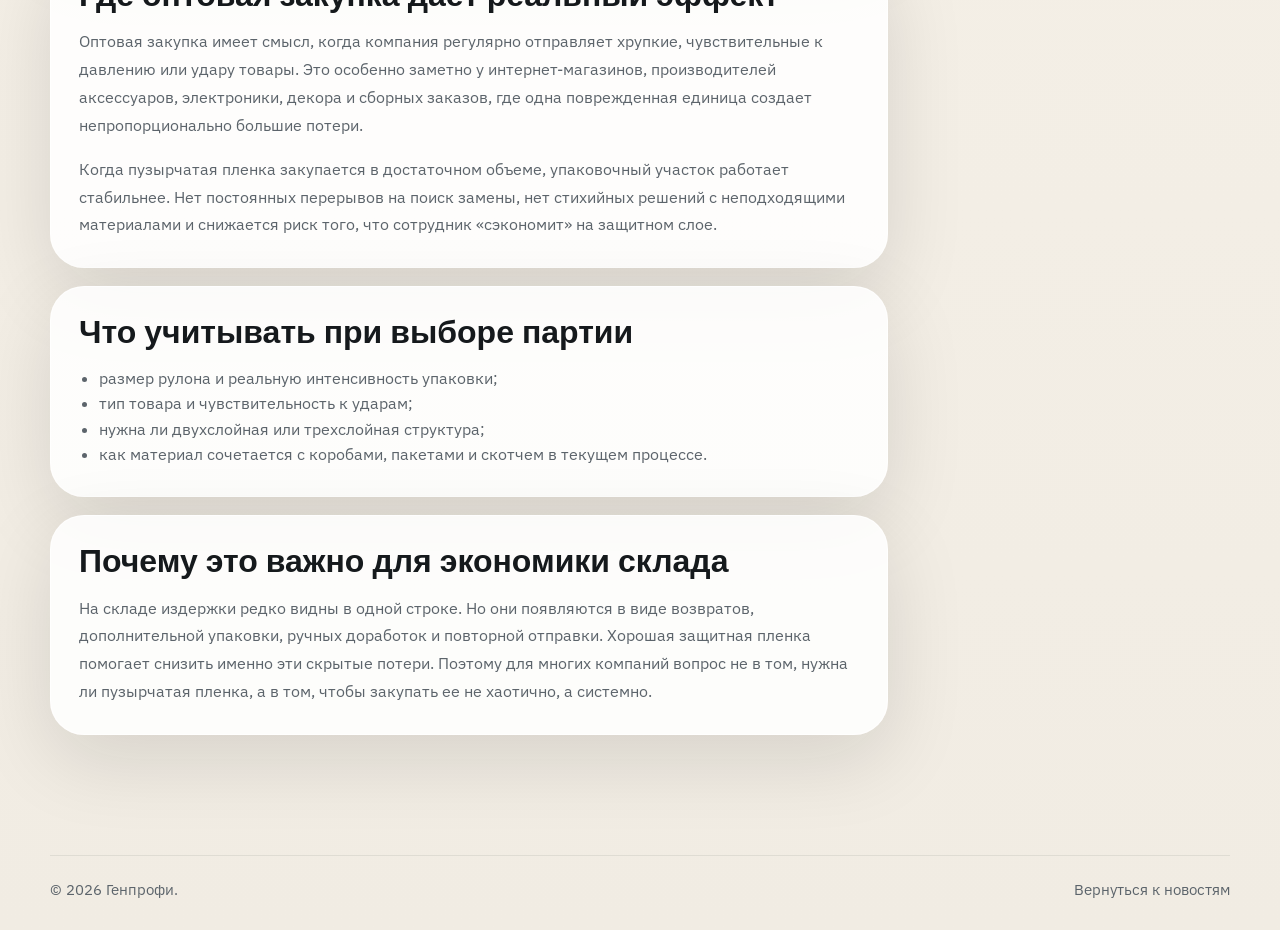
<file: news-bubble-wrap-wholesale.html>
<!DOCTYPE html>
<html lang="ru">
  <head>
    <meta charset="UTF-8" />
    <meta name="viewport" content="width=device-width, initial-scale=1.0" />
    <meta http-equiv="X-UA-Compatible" content="ie=edge" />
    <meta
      name="description"
      content="Статья Генпрофи о том, когда бизнесу выгодно закупать пузырчатую пленку оптом и как защитная упаковка снижает потери при доставке."
    />
    <meta name="robots" content="index,follow" />
    <meta property="og:type" content="article" />
    <meta property="og:title" content="Когда бизнесу выгодно закупать пузырчатую пленку оптом" />
    <meta
      property="og:description"
      content="Пузырчатая пленка как инструмент сохранности товара и управления упаковочным процессом."
    />
    <meta property="og:url" content="https://genprofi.ru/news-bubble-wrap-wholesale.html" />
    <meta property="og:image" content="https://genprofi.ru/img/home/subject-4.webp" />
    <link rel="canonical" href="https://genprofi.ru/news-bubble-wrap-wholesale.html" />
    <title>Когда бизнесу выгодно закупать пузырчатую пленку оптом</title>
    <link rel="icon" href="img/favicon.png" type="image/png" />
    <link rel="preconnect" href="https://fonts.googleapis.com" />
    <link rel="preconnect" href="https://fonts.gstatic.com" crossorigin />
    <link
      rel="stylesheet"
      href="https://fonts.googleapis.com/css2?family=IBM+Plex+Sans:wght@400;500;600;700&family=Space+Grotesk:wght@500;700&display=swap"
    />
    <link rel="stylesheet" href="css/style.css" />
    <script type="application/ld+json">
      {
        "@context": "https://schema.org",
        "@type": "Article",
        "headline": "Когда бизнесу выгодно закупать пузырчатую пленку оптом",
        "datePublished": "2026-03-08",
        "dateModified": "2026-03-08",
        "author": {
          "@type": "Organization",
          "name": "Генпрофи"
        },
        "publisher": {
          "@type": "Organization",
          "name": "Генпрофи",
          "logo": {
            "@type": "ImageObject",
            "url": "https://genprofi.ru/img/logo.svg"
          }
        },
        "image": "https://genprofi.ru/img/home/subject-4.webp",
        "mainEntityOfPage": "https://genprofi.ru/news-bubble-wrap-wholesale.html"
      }
    </script>
  </head>
  <body>
    <div class="site-shell">
      <header class="site-header">
        <div class="container header-row">
          <a class="brand" href="index.html" aria-label="Генпрофи">
            <img decoding="async" src="img/logo.svg" alt="Логотип Генпрофи" />
          </a>
          <button class="nav-toggle" type="button" data-nav-toggle aria-expanded="false" aria-label="Меню"><span></span></button>
          <nav class="site-nav" data-nav>
            <a href="index.html">Главная</a>
            <a href="company.html">О компании</a>
            <a class="is-active" href="news.html">Новости</a>
            <a href="contact.html">Контакты</a>
            <a href="agreement.html">Правовая</a>
          </nav>
          <div class="header-contacts">
            <div class="header-contacts__items">
              <a href="tel:+74951089993">+7 (495) 108-99-93</a>
              <a href="mailto:info@genprofi.ru">info@genprofi.ru</a>
            </div>
            <a class="button button--primary button--sm" href="contact.html">Контакты</a>
          </div>
        </div>
      </header>
      <main>
        <section class="page-hero">
          <div class="container article-layout">
            <article class="article-content">
              <div class="page-hero__panel panel">
                <div class="breadcrumb">
                  <span><a href="index.html">Главная</a></span>
                  <span><a href="news.html">Новости</a></span>
                  <span>Пузырчатая пленка оптом</span>
                </div>
                <span class="section-kicker">Статья</span>
                <h1>Когда бизнесу выгодно закупать пузырчатую пленку оптом</h1>
                <p class="lead">
                  Воздушно-пузырчатая пленка остается одним из самых универсальных материалов для защиты
                  товара. Но наибольшую пользу она дает не тогда, когда покупается «по ситуации», а когда
                  становится частью предсказуемого упаковочного процесса.
                </p>
              </div>
              <div class="media-card">
                <img decoding="async" src="img/home/subject-4.webp" alt="Пузырчатая пленка" loading="eager" fetchpriority="high" />
              </div>
              <article class="panel">
                <h2>Где оптовая закупка дает реальный эффект</h2>
                <p>
                  Оптовая закупка имеет смысл, когда компания регулярно отправляет хрупкие, чувствительные
                  к давлению или удару товары. Это особенно заметно у интернет-магазинов, производителей
                  аксессуаров, электроники, декора и сборных заказов, где одна поврежденная единица создает
                  непропорционально большие потери.
                </p>
                <p>
                  Когда пузырчатая пленка закупается в достаточном объеме, упаковочный участок работает
                  стабильнее. Нет постоянных перерывов на поиск замены, нет стихийных решений с неподходящими
                  материалами и снижается риск того, что сотрудник «сэкономит» на защитном слое.
                </p>
              </article>
              <article class="panel">
                <h2>Что учитывать при выборе партии</h2>
                <ul>
                  <li>размер рулона и реальную интенсивность упаковки;</li>
                  <li>тип товара и чувствительность к ударам;</li>
                  <li>нужна ли двухслойная или трехслойная структура;</li>
                  <li>как материал сочетается с коробами, пакетами и скотчем в текущем процессе.</li>
                </ul>
              </article>
              <article class="panel">
                <h2>Почему это важно для экономики склада</h2>
                <p>
                  На складе издержки редко видны в одной строке. Но они появляются в виде возвратов,
                  дополнительной упаковки, ручных доработок и повторной отправки. Хорошая защитная пленка
                  помогает снизить именно эти скрытые потери. Поэтому для многих компаний вопрос не в том,
                  нужна ли пузырчатая пленка, а в том, чтобы закупать ее не хаотично, а системно.
                </p>
              </article>
            </article>
            <aside class="article-sidebar">
              <article class="panel panel--dark">
                <span class="section-kicker">Практика</span>
                <ul class="legal-list">
                  <li>Подходит для хрупких и чувствительных к удару товаров.</li>
                  <li>Помогает стабилизировать упаковочный процесс.</li>
                  <li>Лучше работает в связке с коробами и правильной фиксацией.</li>
                </ul>
              </article>
              <article class="panel">
                <span class="section-kicker">Читайте также</span>
                <div class="footer-links">
                  <a href="news-marketplace-packaging.html">Упаковка для маркетплейсов</a>
                  <a href="news-stretch-film-choice.html">Первичная или вторичная стретч-пленка</a>
                </div>
              </article>
            </aside>
          </div>
        </section>
      </main>
      <footer class="site-footer">
        <div class="container">
          <div class="footer-bottom">
            <span>© 2026 Генпрофи.</span>
            <span><a href="news.html">Вернуться к новостям</a></span>
          </div>
        </div>
      </footer>
    </div>
    <div class="modal" data-modal id="lead-modal" aria-hidden="true">
      <div class="modal__dialog" role="dialog" aria-modal="true" aria-labelledby="bubble-modal-title">
        <button class="modal__close" type="button" data-close-modal aria-label="Закрыть">&times;</button>
        <div class="modal__content">
          <span class="section-kicker">Запрос</span>
          <h2 id="bubble-modal-title">Запросить поставку пленки</h2>
          <!-- TEMP: форма обратной связи временно отключена. Чтобы восстановить, уберите template и верните кнопки с data-open-modal. -->

          <template data-disabled-feedback-form>

          <form class="form-panel" data-lead-form>
            <input type="hidden" name="source" value="Статья про пузырчатую пленку оптом" />
            <div class="form-grid">
              <div class="field"><label for="bubble-name">Ваше имя</label><input id="bubble-name" name="name" type="text" required /></div>
              <div class="field"><label for="bubble-phone">Телефон</label><input id="bubble-phone" name="phone" type="tel" required /></div>
            </div>
            <div class="field"><label for="bubble-message">Сообщение</label><textarea id="bubble-message" name="message"></textarea></div>
            <label class="checkbox"><input type="checkbox" name="personal_data_consent" value="accepted" required /><span>Я даю согласие ООО «Генпрофи» на обработку имени, телефона и сообщения для ответа на заявку по <a href="agreement.html">политике обработки персональных данных</a>.</span></label>
            <button class="button button--primary" type="submit">Отправить</button>
            <div class="form-status" data-form-status></div>
          </form>

          </template>
        </div>
      </div>
    </div>
    <script src="js/main.js"></script>
  </body>
</html>
</file>
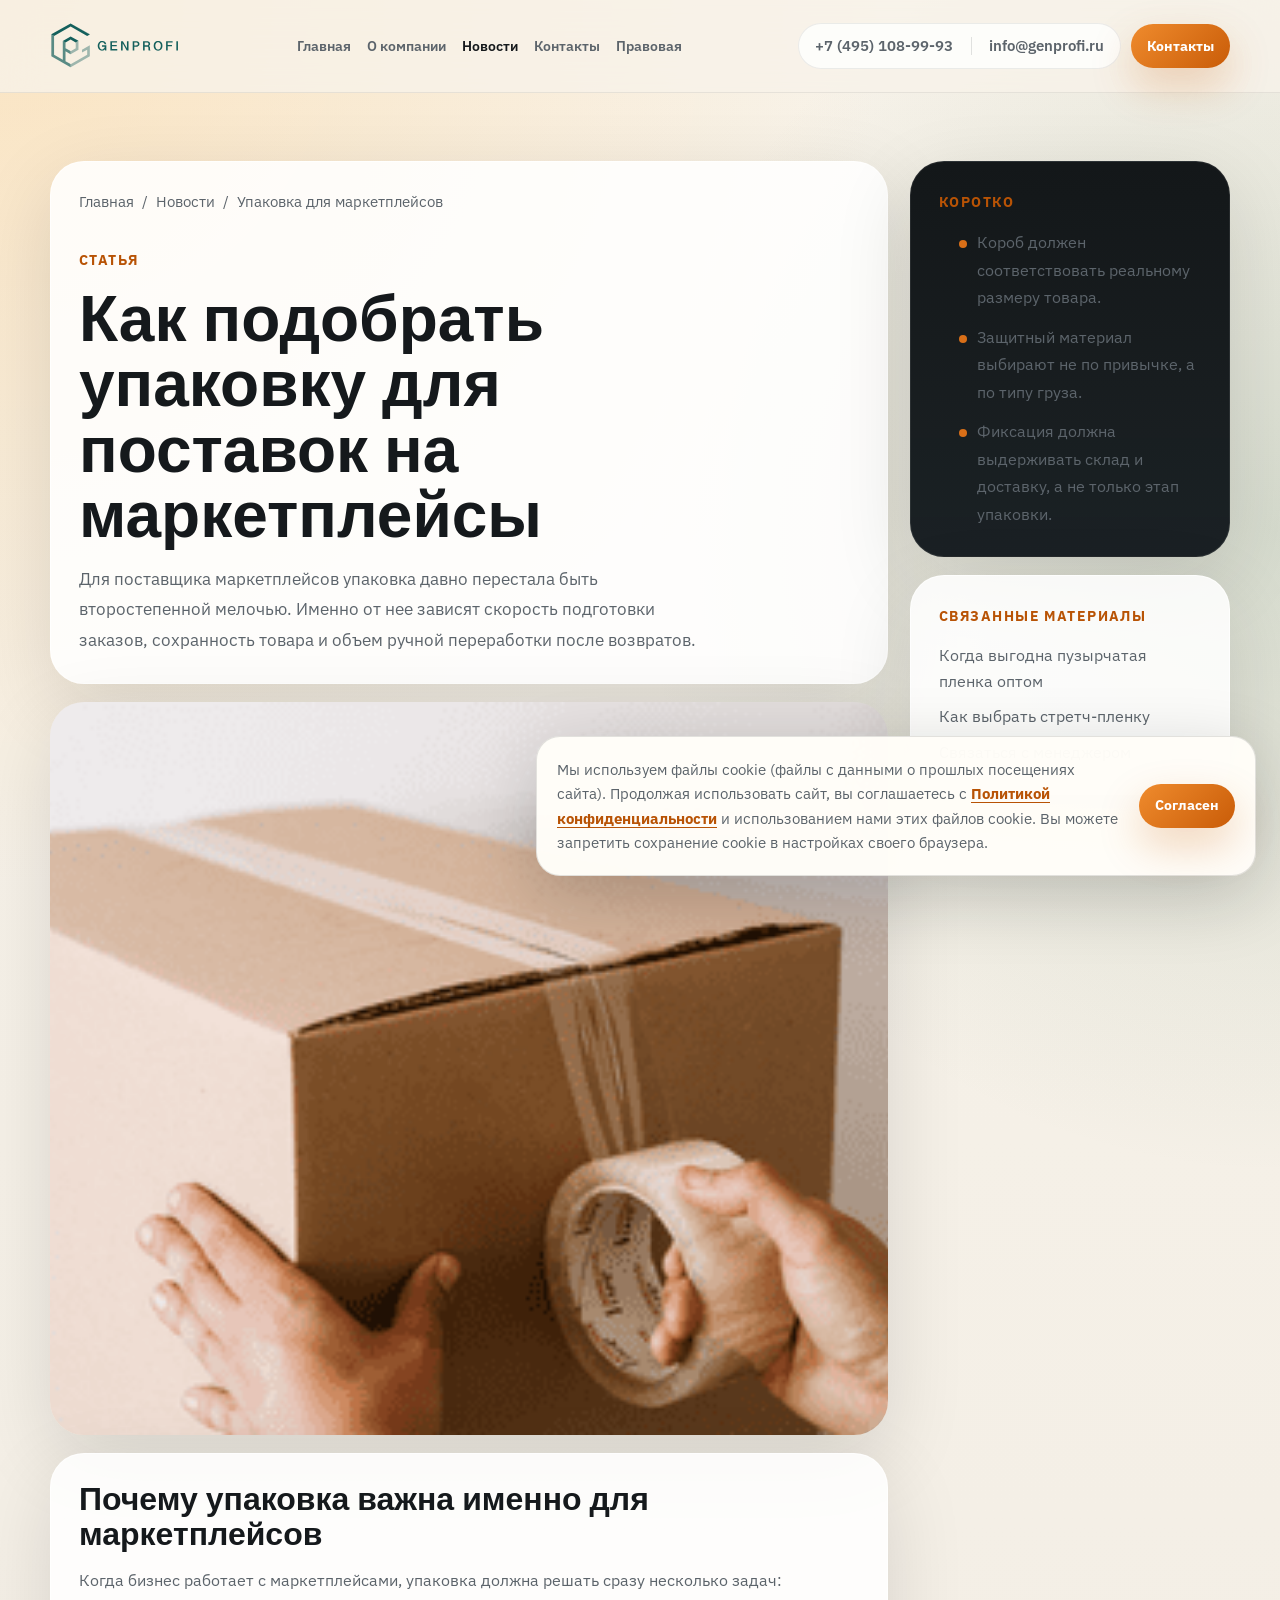
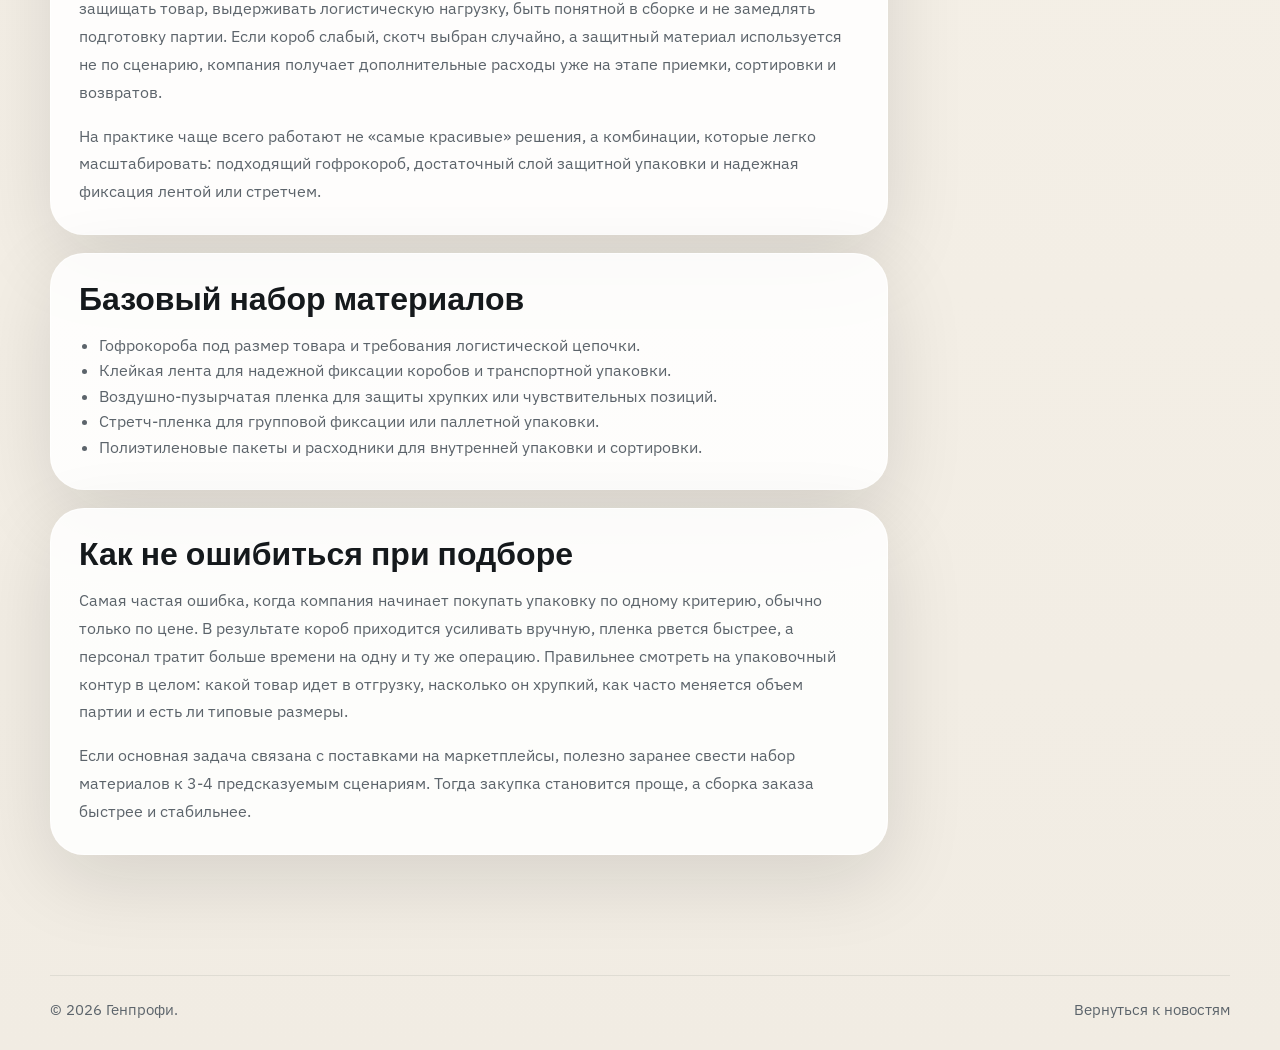
<file: news-marketplace-packaging.html>
<!DOCTYPE html>
<html lang="ru">
  <head>
    <meta charset="UTF-8" />
    <meta name="viewport" content="width=device-width, initial-scale=1.0" />
    <meta http-equiv="X-UA-Compatible" content="ie=edge" />
    <meta
      name="description"
      content="Практическая статья Генпрофи о подборе упаковки для поставок на маркетплейсы: гофрокороба, стретч-пленка, скотч и защитные материалы."
    />
    <meta name="robots" content="index,follow" />
    <meta property="og:type" content="article" />
    <meta property="og:title" content="Как подобрать упаковку для поставок на маркетплейсы" />
    <meta
      property="og:description"
      content="Разбираем, какие материалы помогают сократить повреждения товара и ускорить подготовку заказов к отгрузке."
    />
    <meta property="og:url" content="https://genprofi.ru/news-marketplace-packaging.html" />
    <meta property="og:image" content="https://genprofi.ru/img/home/subject-3.png" />
    <link rel="canonical" href="https://genprofi.ru/news-marketplace-packaging.html" />
    <title>Как подобрать упаковку для поставок на маркетплейсы</title>
    <link rel="icon" href="img/favicon.png" type="image/png" />
    <link rel="preconnect" href="https://fonts.googleapis.com" />
    <link rel="preconnect" href="https://fonts.gstatic.com" crossorigin />
    <link
      rel="stylesheet"
      href="https://fonts.googleapis.com/css2?family=IBM+Plex+Sans:wght@400;500;600;700&family=Space+Grotesk:wght@500;700&display=swap"
    />
    <link rel="stylesheet" href="css/style.css" />
    <script type="application/ld+json">
      {
        "@context": "https://schema.org",
        "@type": "Article",
        "headline": "Как подобрать упаковку для поставок на маркетплейсы",
        "datePublished": "2026-03-08",
        "dateModified": "2026-03-08",
        "author": {
          "@type": "Organization",
          "name": "Генпрофи"
        },
        "publisher": {
          "@type": "Organization",
          "name": "Генпрофи",
          "logo": {
            "@type": "ImageObject",
            "url": "https://genprofi.ru/img/logo.svg"
          }
        },
        "image": "https://genprofi.ru/img/home/subject-3.png",
        "mainEntityOfPage": "https://genprofi.ru/news-marketplace-packaging.html"
      }
    </script>
  </head>
  <body>
    <div class="site-shell">
      <header class="site-header">
        <div class="container header-row">
          <a class="brand" href="index.html" aria-label="Генпрофи">
            <img decoding="async" src="img/logo.svg" alt="Логотип Генпрофи" />
          </a>
          <button class="nav-toggle" type="button" data-nav-toggle aria-expanded="false" aria-label="Меню"><span></span></button>
          <nav class="site-nav" data-nav>
            <a href="index.html">Главная</a>
            <a href="company.html">О компании</a>
            <a class="is-active" href="news.html">Новости</a>
            <a href="contact.html">Контакты</a>
            <a href="agreement.html">Правовая</a>
          </nav>
          <div class="header-contacts">
            <div class="header-contacts__items">
              <a href="tel:+74951089993">+7 (495) 108-99-93</a>
              <a href="mailto:info@genprofi.ru">info@genprofi.ru</a>
            </div>
            <a class="button button--primary button--sm" href="contact.html">Контакты</a>
          </div>
        </div>
      </header>
      <main>
        <section class="page-hero">
          <div class="container article-layout">
            <article class="article-content">
              <div class="page-hero__panel panel">
                <div class="breadcrumb">
                  <span><a href="index.html">Главная</a></span>
                  <span><a href="news.html">Новости</a></span>
                  <span>Упаковка для маркетплейсов</span>
                </div>
                <span class="section-kicker">Статья</span>
                <h1>Как подобрать упаковку для поставок на маркетплейсы</h1>
                <p class="lead">
                  Для поставщика маркетплейсов упаковка давно перестала быть второстепенной мелочью.
                  Именно от нее зависят скорость подготовки заказов, сохранность товара и объем ручной
                  переработки после возвратов.
                </p>
              </div>

              <div class="media-card">
                <img decoding="async" src="img/home/subject-3.png" alt="Гофрокороба для маркетплейсов" loading="eager" fetchpriority="high" />
              </div>

              <article class="panel">
                <h2>Почему упаковка важна именно для маркетплейсов</h2>
                <p>
                  Когда бизнес работает с маркетплейсами, упаковка должна решать сразу несколько задач:
                  защищать товар, выдерживать логистическую нагрузку, быть понятной в сборке и не замедлять
                  подготовку партии. Если короб слабый, скотч выбран случайно, а защитный материал
                  используется не по сценарию, компания получает дополнительные расходы уже на этапе
                  приемки, сортировки и возвратов.
                </p>
                <p>
                  На практике чаще всего работают не «самые красивые» решения, а комбинации, которые легко
                  масштабировать: подходящий гофрокороб, достаточный слой защитной упаковки и надежная
                  фиксация лентой или стретчем.
                </p>
              </article>

              <article class="panel">
                <h2>Базовый набор материалов</h2>
                <ul>
                  <li>Гофрокороба под размер товара и требования логистической цепочки.</li>
                  <li>Клейкая лента для надежной фиксации коробов и транспортной упаковки.</li>
                  <li>Воздушно-пузырчатая пленка для защиты хрупких или чувствительных позиций.</li>
                  <li>Стретч-пленка для групповой фиксации или паллетной упаковки.</li>
                  <li>Полиэтиленовые пакеты и расходники для внутренней упаковки и сортировки.</li>
                </ul>
              </article>

              <article class="panel">
                <h2>Как не ошибиться при подборе</h2>
                <p>
                  Самая частая ошибка, когда компания начинает покупать упаковку по одному критерию, обычно
                  только по цене. В результате короб приходится усиливать вручную, пленка рвется быстрее,
                  а персонал тратит больше времени на одну и ту же операцию. Правильнее смотреть на
                  упаковочный контур в целом: какой товар идет в отгрузку, насколько он хрупкий, как часто
                  меняется объем партии и есть ли типовые размеры.
                </p>
                <p>
                  Если основная задача связана с поставками на маркетплейсы, полезно заранее свести набор
                  материалов к 3-4 предсказуемым сценариям. Тогда закупка становится проще, а сборка заказа
                  быстрее и стабильнее.
                </p>
              </article>
            </article>

            <aside class="article-sidebar">
              <article class="panel panel--dark">
                <span class="section-kicker">Коротко</span>
                <ul class="legal-list">
                  <li>Короб должен соответствовать реальному размеру товара.</li>
                  <li>Защитный материал выбирают не по привычке, а по типу груза.</li>
                  <li>Фиксация должна выдерживать склад и доставку, а не только этап упаковки.</li>
                </ul>
              </article>
              <article class="panel">
                <span class="section-kicker">Связанные материалы</span>
                <div class="footer-links">
                  <a href="news-bubble-wrap-wholesale.html">Когда выгодна пузырчатая пленка оптом</a>
                  <a href="news-stretch-film-choice.html">Как выбрать стретч-пленку</a>
                  <a href="contact.html">Связаться с менеджером</a>
                </div>
              </article>
            </aside>
          </div>
        </section>
      </main>
      <footer class="site-footer">
        <div class="container">
          <div class="footer-bottom">
            <span>© 2026 Генпрофи.</span>
            <span><a href="news.html">Вернуться к новостям</a></span>
          </div>
        </div>
      </footer>
    </div>
    <div class="modal" data-modal id="lead-modal" aria-hidden="true">
      <div class="modal__dialog" role="dialog" aria-modal="true" aria-labelledby="article-modal-title">
        <button class="modal__close" type="button" data-close-modal aria-label="Закрыть">&times;</button>
        <div class="modal__content">
          <span class="section-kicker">Запрос</span>
          <h2 id="article-modal-title">Получить консультацию по упаковке</h2>
          <!-- TEMP: форма обратной связи временно отключена. Чтобы восстановить, уберите template и верните кнопки с data-open-modal. -->

          <template data-disabled-feedback-form>

          <form class="form-panel" data-lead-form>
            <input type="hidden" name="source" value="Статья про упаковку для маркетплейсов" />
            <div class="form-grid">
              <div class="field"><label for="mp-name">Ваше имя</label><input id="mp-name" name="name" type="text" required /></div>
              <div class="field"><label for="mp-phone">Телефон</label><input id="mp-phone" name="phone" type="tel" required /></div>
            </div>
            <div class="field"><label for="mp-message">Сообщение</label><textarea id="mp-message" name="message"></textarea></div>
            <label class="checkbox"><input type="checkbox" name="personal_data_consent" value="accepted" required /><span>Я даю согласие ООО «Генпрофи» на обработку имени, телефона и сообщения для ответа на заявку по <a href="agreement.html">политике обработки персональных данных</a>.</span></label>
            <button class="button button--primary" type="submit">Отправить</button>
            <div class="form-status" data-form-status></div>
          </form>

          </template>
        </div>
      </div>
    </div>
    <script src="js/main.js"></script>
  </body>
</html>
</file>
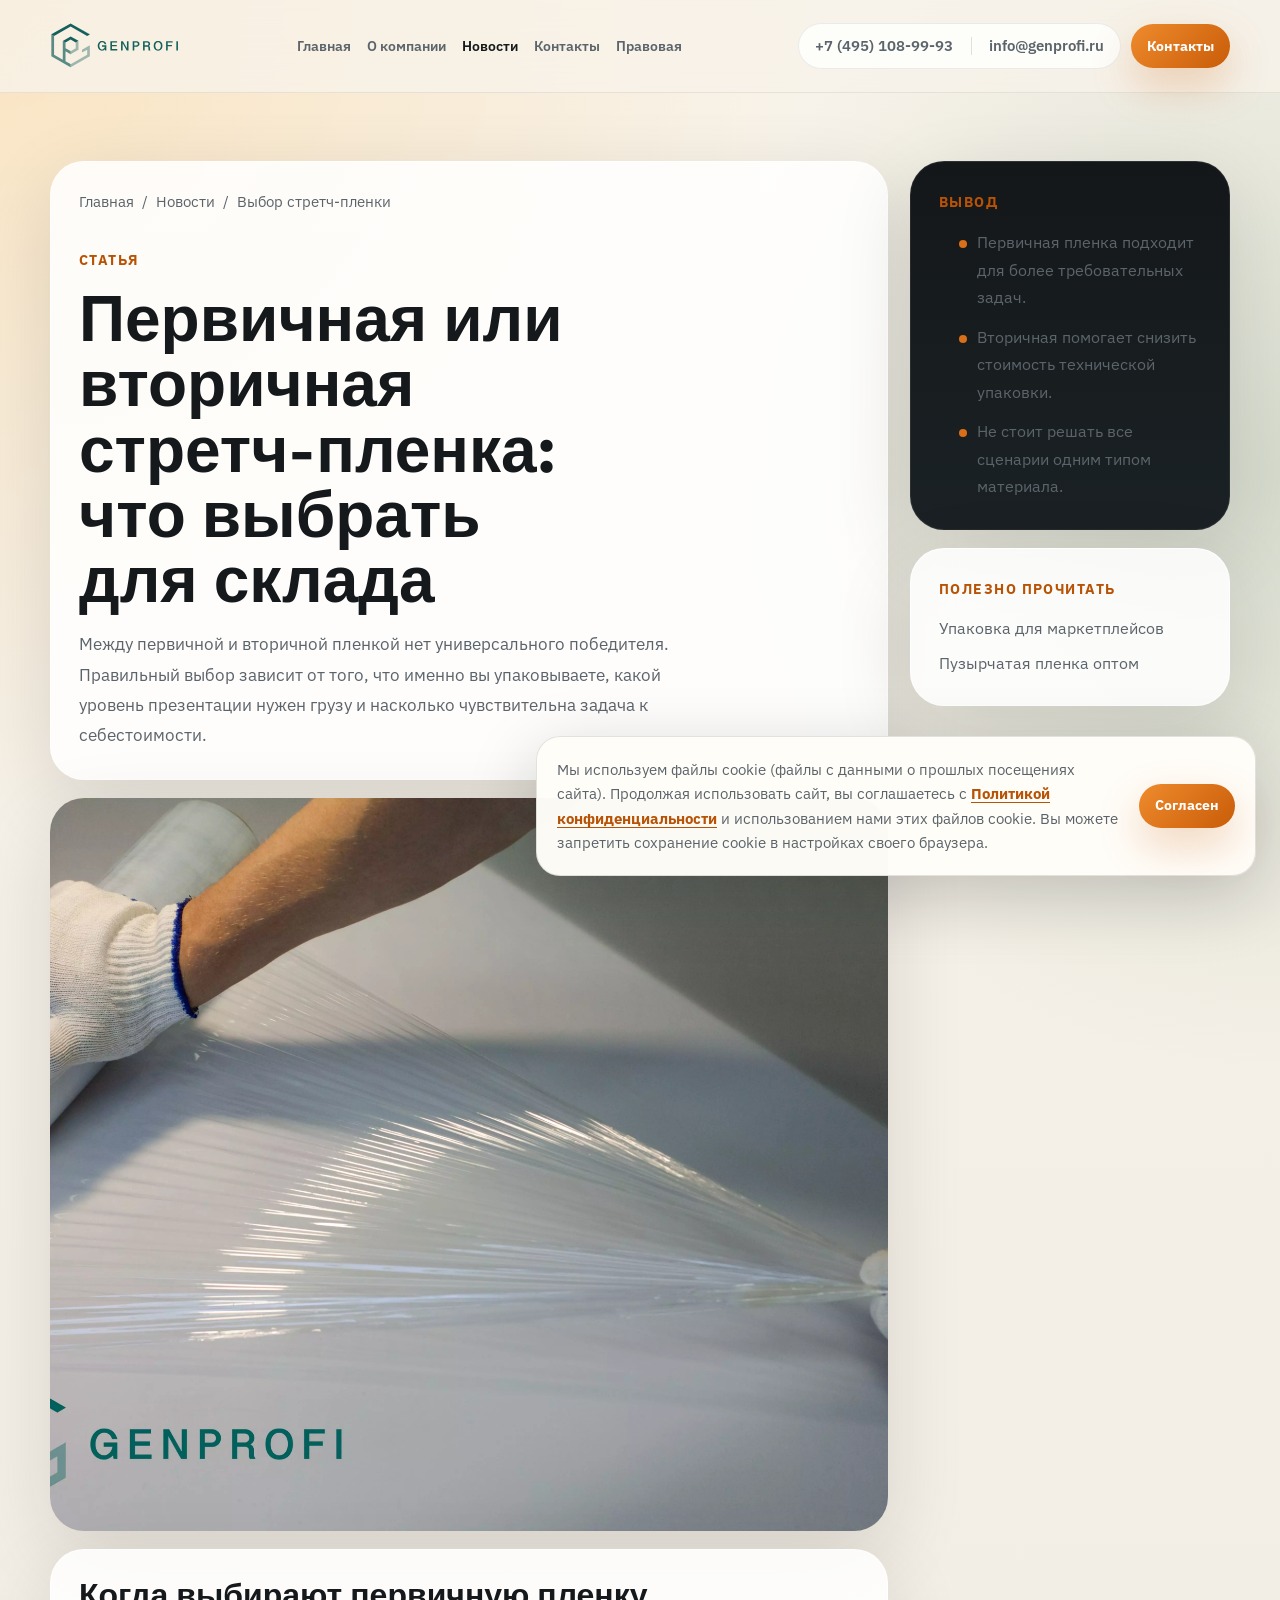
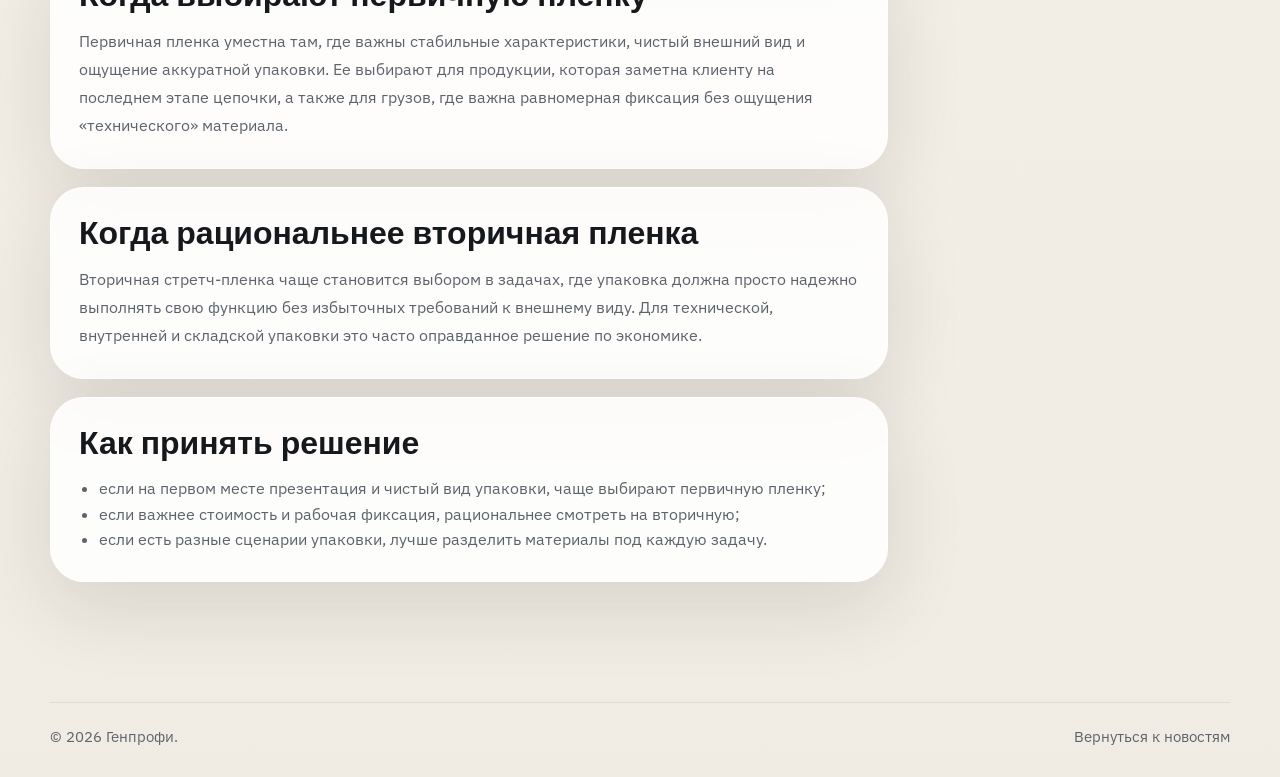
<file: news-stretch-film-choice.html>
<!DOCTYPE html>
<html lang="ru">
  <head>
    <meta charset="UTF-8" />
    <meta name="viewport" content="width=device-width, initial-scale=1.0" />
    <meta http-equiv="X-UA-Compatible" content="ie=edge" />
    <meta
      name="description"
      content="Генпрофи объясняет, чем отличается первичная стретч-пленка от вторичной и как выбрать материал под задачу склада или производства."
    />
    <meta name="robots" content="index,follow" />
    <meta property="og:type" content="article" />
    <meta property="og:title" content="Первичная или вторичная стретч-пленка: что выбрать" />
    <meta
      property="og:description"
      content="Сравниваем первичную и вторичную стретч-пленку для разных сценариев упаковки и логистики."
    />
    <meta property="og:url" content="https://genprofi.ru/news-stretch-film-choice.html" />
    <meta property="og:image" content="https://genprofi.ru/img/home/subject-5.webp" />
    <link rel="canonical" href="https://genprofi.ru/news-stretch-film-choice.html" />
    <title>Первичная или вторичная стретч-пленка: что выбрать</title>
    <link rel="icon" href="img/favicon.png" type="image/png" />
    <link rel="preconnect" href="https://fonts.googleapis.com" />
    <link rel="preconnect" href="https://fonts.gstatic.com" crossorigin />
    <link
      rel="stylesheet"
      href="https://fonts.googleapis.com/css2?family=IBM+Plex+Sans:wght@400;500;600;700&family=Space+Grotesk:wght@500;700&display=swap"
    />
    <link rel="stylesheet" href="css/style.css" />
    <script type="application/ld+json">
      {
        "@context": "https://schema.org",
        "@type": "Article",
        "headline": "Первичная или вторичная стретч-пленка: что выбрать для склада",
        "datePublished": "2026-03-08",
        "dateModified": "2026-03-08",
        "author": {
          "@type": "Organization",
          "name": "Генпрофи"
        },
        "publisher": {
          "@type": "Organization",
          "name": "Генпрофи",
          "logo": {
            "@type": "ImageObject",
            "url": "https://genprofi.ru/img/logo.svg"
          }
        },
        "image": "https://genprofi.ru/img/home/subject-5.webp",
        "mainEntityOfPage": "https://genprofi.ru/news-stretch-film-choice.html"
      }
    </script>
  </head>
  <body>
    <div class="site-shell">
      <header class="site-header">
        <div class="container header-row">
          <a class="brand" href="index.html" aria-label="Генпрофи">
            <img decoding="async" src="img/logo.svg" alt="Логотип Генпрофи" />
          </a>
          <button class="nav-toggle" type="button" data-nav-toggle aria-expanded="false" aria-label="Меню"><span></span></button>
          <nav class="site-nav" data-nav>
            <a href="index.html">Главная</a>
            <a href="company.html">О компании</a>
            <a class="is-active" href="news.html">Новости</a>
            <a href="contact.html">Контакты</a>
            <a href="agreement.html">Правовая</a>
          </nav>
          <div class="header-contacts">
            <div class="header-contacts__items">
              <a href="tel:+74951089993">+7 (495) 108-99-93</a>
              <a href="mailto:info@genprofi.ru">info@genprofi.ru</a>
            </div>
            <a class="button button--primary button--sm" href="contact.html">Контакты</a>
          </div>
        </div>
      </header>
      <main>
        <section class="page-hero">
          <div class="container article-layout">
            <article class="article-content">
              <div class="page-hero__panel panel">
                <div class="breadcrumb">
                  <span><a href="index.html">Главная</a></span>
                  <span><a href="news.html">Новости</a></span>
                  <span>Выбор стретч-пленки</span>
                </div>
                <span class="section-kicker">Статья</span>
                <h1>Первичная или вторичная стретч-пленка: что выбрать для склада</h1>
                <p class="lead">
                  Между первичной и вторичной пленкой нет универсального победителя. Правильный выбор
                  зависит от того, что именно вы упаковываете, какой уровень презентации нужен грузу и
                  насколько чувствительна задача к себестоимости.
                </p>
              </div>
              <div class="media-card">
                <img decoding="async" src="img/home/subject-5.webp" alt="Стретч-пленка" loading="eager" fetchpriority="high" />
              </div>
              <article class="panel">
                <h2>Когда выбирают первичную пленку</h2>
                <p>
                  Первичная пленка уместна там, где важны стабильные характеристики, чистый внешний вид
                  и ощущение аккуратной упаковки. Ее выбирают для продукции, которая заметна клиенту на
                  последнем этапе цепочки, а также для грузов, где важна равномерная фиксация без ощущения
                  «технического» материала.
                </p>
              </article>
              <article class="panel">
                <h2>Когда рациональнее вторичная пленка</h2>
                <p>
                  Вторичная стретч-пленка чаще становится выбором в задачах, где упаковка должна просто
                  надежно выполнять свою функцию без избыточных требований к внешнему виду. Для технической,
                  внутренней и складской упаковки это часто оправданное решение по экономике.
                </p>
              </article>
              <article class="panel">
                <h2>Как принять решение</h2>
                <ul>
                  <li>если на первом месте презентация и чистый вид упаковки, чаще выбирают первичную пленку;</li>
                  <li>если важнее стоимость и рабочая фиксация, рациональнее смотреть на вторичную;</li>
                  <li>если есть разные сценарии упаковки, лучше разделить материалы под каждую задачу.</li>
                </ul>
              </article>
            </article>
            <aside class="article-sidebar">
              <article class="panel panel--dark">
                <span class="section-kicker">Вывод</span>
                <ul class="legal-list">
                  <li>Первичная пленка подходит для более требовательных задач.</li>
                  <li>Вторичная помогает снизить стоимость технической упаковки.</li>
                  <li>Не стоит решать все сценарии одним типом материала.</li>
                </ul>
              </article>
              <article class="panel">
                <span class="section-kicker">Полезно прочитать</span>
                <div class="footer-links">
                  <a href="news-marketplace-packaging.html">Упаковка для маркетплейсов</a>
                  <a href="news-bubble-wrap-wholesale.html">Пузырчатая пленка оптом</a>
                </div>
              </article>
            </aside>
          </div>
        </section>
      </main>
      <footer class="site-footer">
        <div class="container">
          <div class="footer-bottom">
            <span>© 2026 Генпрофи.</span>
            <span><a href="news.html">Вернуться к новостям</a></span>
          </div>
        </div>
      </footer>
    </div>
    <div class="modal" data-modal id="lead-modal" aria-hidden="true">
      <div class="modal__dialog" role="dialog" aria-modal="true" aria-labelledby="stretch-modal-title">
        <button class="modal__close" type="button" data-close-modal aria-label="Закрыть">&times;</button>
        <div class="modal__content">
          <span class="section-kicker">Запрос</span>
          <h2 id="stretch-modal-title">Подобрать стретч-пленку</h2>
          <!-- TEMP: форма обратной связи временно отключена. Чтобы восстановить, уберите template и верните кнопки с data-open-modal. -->

          <template data-disabled-feedback-form>

          <form class="form-panel" data-lead-form>
            <input type="hidden" name="source" value="Статья про выбор стретч-пленки" />
            <div class="form-grid">
              <div class="field"><label for="stretch-name">Ваше имя</label><input id="stretch-name" name="name" type="text" required /></div>
              <div class="field"><label for="stretch-phone">Телефон</label><input id="stretch-phone" name="phone" type="tel" required /></div>
            </div>
            <div class="field"><label for="stretch-message">Сообщение</label><textarea id="stretch-message" name="message"></textarea></div>
            <label class="checkbox"><input type="checkbox" name="personal_data_consent" value="accepted" required /><span>Я даю согласие ООО «Генпрофи» на обработку имени, телефона и сообщения для ответа на заявку по <a href="agreement.html">политике обработки персональных данных</a>.</span></label>
            <button class="button button--primary" type="submit">Отправить</button>
            <div class="form-status" data-form-status></div>
          </form>

          </template>
        </div>
      </div>
    </div>
    <script src="js/main.js"></script>
  </body>
</html>
</file>
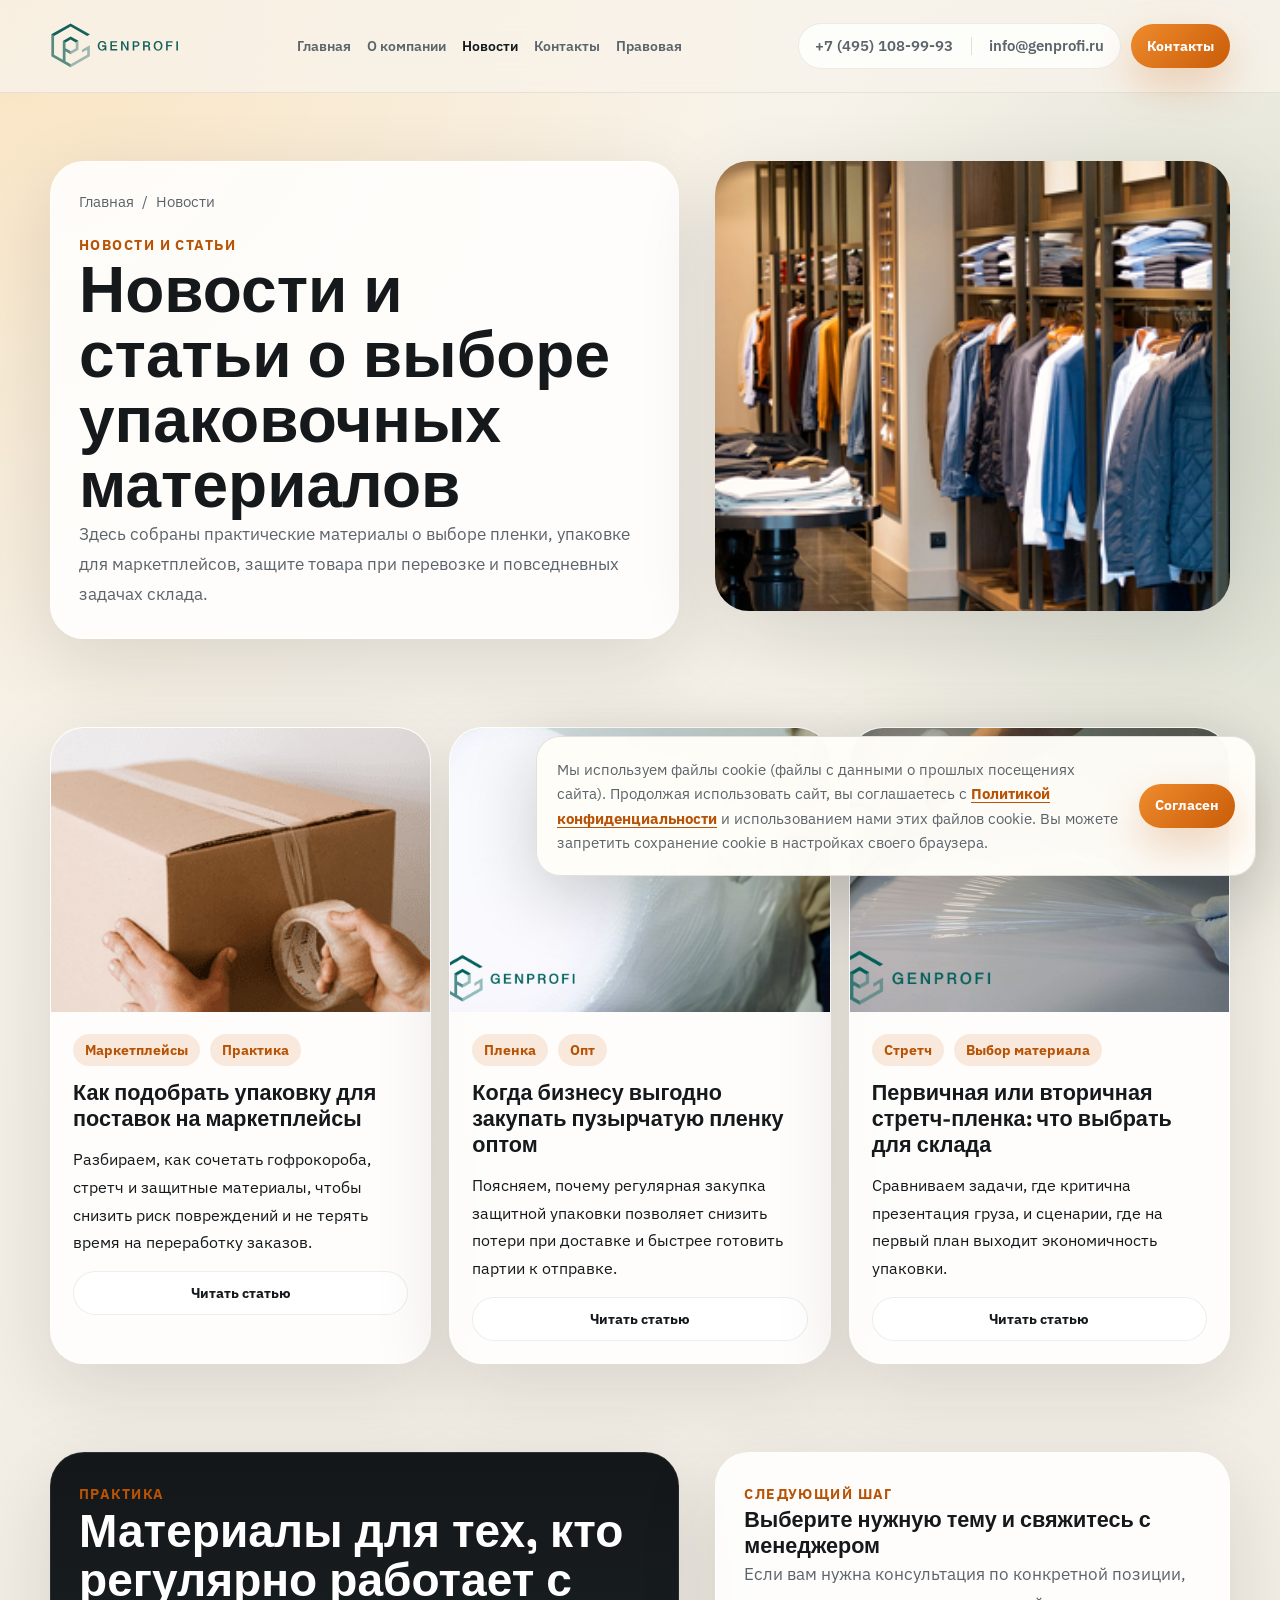
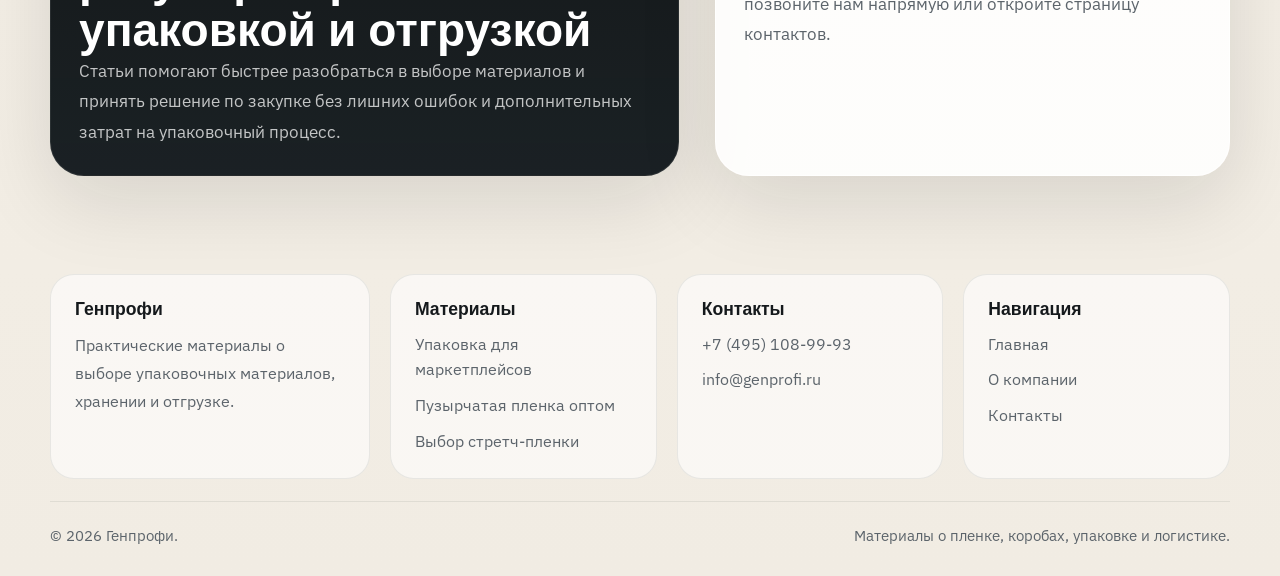
<file: news.html>
<!DOCTYPE html>
<html lang="ru">
  <head>
    <meta charset="UTF-8" />
    <meta name="viewport" content="width=device-width, initial-scale=1.0" />
    <meta http-equiv="X-UA-Compatible" content="ie=edge" />
    <meta
      name="description"
      content="Новости и статьи Генпрофи о поставках упаковочных материалов, выборе стретч-пленки, пузырчатой пленки и упаковке для маркетплейсов."
    />
    <meta name="robots" content="index,follow" />
    <meta property="og:type" content="website" />
    <meta property="og:title" content="Новости и статьи Генпрофи" />
    <meta
      property="og:description"
      content="Тематические материалы о упаковке, логистике, регулярных закупках и практических решениях для бизнеса."
    />
    <meta property="og:url" content="https://genprofi.ru/news.html" />
    <meta property="og:image" content="https://genprofi.ru/img/blog/blog1.png" />
    <link rel="canonical" href="https://genprofi.ru/news.html" />
    <title>Новости и статьи Генпрофи</title>
    <link rel="icon" href="img/favicon.png" type="image/png" />
    <link rel="preconnect" href="https://fonts.googleapis.com" />
    <link rel="preconnect" href="https://fonts.gstatic.com" crossorigin />
    <link
      rel="stylesheet"
      href="https://fonts.googleapis.com/css2?family=IBM+Plex+Sans:wght@400;500;600;700&family=Space+Grotesk:wght@500;700&display=swap"
    />
    <link rel="stylesheet" href="css/style.css" />

    <script type="application/ld+json">
      {
        "@context": "https://schema.org",
        "@type": "Blog",
        "name": "Новости и статьи Генпрофи",
        "url": "https://genprofi.ru/news.html"
      }
    </script>
  </head>
  <body>
    <div class="site-shell">
      <header class="site-header">
        <div class="container header-row">
          <a class="brand" href="index.html" aria-label="Генпрофи">
            <img decoding="async" src="img/logo.svg" alt="Логотип Генпрофи" />
          </a>
          <button class="nav-toggle" type="button" data-nav-toggle aria-expanded="false" aria-label="Меню">
            <span></span>
          </button>
          <nav class="site-nav" data-nav>
            <a href="index.html">Главная</a>
            <a href="company.html">О компании</a>
            <a class="is-active" href="news.html">Новости</a>
            <a href="contact.html">Контакты</a>
            <a href="agreement.html">Правовая</a>
          </nav>
          <div class="header-contacts">
            <div class="header-contacts__items">
              <a href="tel:+74951089993">+7 (495) 108-99-93</a>
              <a href="mailto:info@genprofi.ru">info@genprofi.ru</a>
            </div>
            <a class="button button--primary button--sm" href="contact.html">Контакты</a>
          </div>
        </div>
      </header>

      <main>
        <section class="page-hero">
          <div class="container company-grid">
            <div class="page-hero__panel panel">
              <div class="breadcrumb">
                <span><a href="index.html">Главная</a></span>
                <span>Новости</span>
              </div>
              <span class="section-kicker">Новости и статьи</span>
              <h1>Новости и статьи о выборе упаковочных материалов</h1>
              <p class="lead">
                Здесь собраны практические материалы о выборе пленки, упаковке для маркетплейсов,
                защите товара при перевозке и повседневных задачах склада.
              </p>
            </div>
            <div class="media-card">
              <img decoding="async" src="img/blog/blog1.png" alt="Новости и статьи по упаковке" loading="eager" fetchpriority="high" />
            </div>
          </div>
        </section>

        <section class="section">
          <div class="container news-grid">
            <article class="news-block">
              <img decoding="async" src="img/home/subject-3.png" alt="Упаковка для маркетплейсов" loading="lazy" />
              <div class="news-block__body">
                <div class="tag-row">
                  <span class="tag">Маркетплейсы</span>
                  <span class="tag">Практика</span>
                </div>
                <h3>Как подобрать упаковку для поставок на маркетплейсы</h3>
                <p>
                  Разбираем, как сочетать гофрокороба, стретч и защитные материалы, чтобы снизить риск
                  повреждений и не терять время на переработку заказов.
                </p>
                <a class="button button--secondary button--sm" href="news-marketplace-packaging.html">Читать статью</a>
              </div>
            </article>

            <article class="news-block">
              <img decoding="async" src="img/home/subject-4.webp" alt="Пузырчатая пленка оптом" loading="lazy" />
              <div class="news-block__body">
                <div class="tag-row">
                  <span class="tag">Пленка</span>
                  <span class="tag">Опт</span>
                </div>
                <h3>Когда бизнесу выгодно закупать пузырчатую пленку оптом</h3>
                <p>
                  Поясняем, почему регулярная закупка защитной упаковки позволяет снизить потери при
                  доставке и быстрее готовить партии к отправке.
                </p>
                <a class="button button--secondary button--sm" href="news-bubble-wrap-wholesale.html">Читать статью</a>
              </div>
            </article>

            <article class="news-block">
              <img decoding="async" src="img/home/subject-5.webp" alt="Как выбрать стретч пленку" loading="lazy" />
              <div class="news-block__body">
                <div class="tag-row">
                  <span class="tag">Стретч</span>
                  <span class="tag">Выбор материала</span>
                </div>
                <h3>Первичная или вторичная стретч-пленка: что выбрать для склада</h3>
                <p>
                  Сравниваем задачи, где критична презентация груза, и сценарии, где на первый план выходит
                  экономичность упаковки.
                </p>
                <a class="button button--secondary button--sm" href="news-stretch-film-choice.html">Читать статью</a>
              </div>
            </article>
          </div>
        </section>

        <section class="section">
          <div class="container split-grid">
            <article class="panel panel--dark">
              <span class="section-kicker">Практика</span>
              <h2>Материалы для тех, кто регулярно работает с упаковкой и отгрузкой</h2>
              <p class="lead">
                Статьи помогают быстрее разобраться в выборе материалов и принять решение по закупке
                без лишних ошибок и дополнительных затрат на упаковочный процесс.
              </p>
            </article>
            <article class="panel">
              <span class="section-kicker">Следующий шаг</span>
              <h3>Выберите нужную тему и свяжитесь с менеджером</h3>
              <p class="lead">
                Если вам нужна консультация по конкретной позиции, позвоните нам напрямую или
                откройте страницу контактов.
              </p>
            </article>
          </div>
        </section>
      </main>

      <footer class="site-footer">
        <div class="container">
          <div class="footer-grid">
            <section class="footer-card">
              <h3>Генпрофи</h3>
              <p class="muted">Практические материалы о выборе упаковочных материалов, хранении и отгрузке.</p>
            </section>
            <section class="footer-card">
              <h3>Материалы</h3>
              <div class="footer-links">
                <a href="news-marketplace-packaging.html">Упаковка для маркетплейсов</a>
                <a href="news-bubble-wrap-wholesale.html">Пузырчатая пленка оптом</a>
                <a href="news-stretch-film-choice.html">Выбор стретч-пленки</a>
              </div>
            </section>
            <section class="footer-card">
              <h3>Контакты</h3>
              <div class="footer-links">
                <a href="tel:+74951089993">+7 (495) 108-99-93</a>
                <a href="mailto:info@genprofi.ru">info@genprofi.ru</a>
              </div>
            </section>
            <section class="footer-card">
              <h3>Навигация</h3>
              <div class="footer-links">
                <a href="index.html">Главная</a>
                <a href="company.html">О компании</a>
                <a href="contact.html">Контакты</a>
              </div>
            </section>
          </div>
          <div class="footer-bottom">
            <span>© 2026 Генпрофи.</span>
            <span>Материалы о пленке, коробах, упаковке и логистике.</span>
          </div>
        </div>
      </footer>
    </div>

    <div class="modal" data-modal id="lead-modal" aria-hidden="true">
      <div class="modal__dialog" role="dialog" aria-modal="true" aria-labelledby="lead-modal-title">
        <button class="modal__close" type="button" data-close-modal aria-label="Закрыть">&times;</button>
        <div class="modal__content">
          <span class="section-kicker">Подбор материалов</span>
          <h2 id="lead-modal-title">Оставьте заявку на подбор упаковки</h2>
          <!-- TEMP: форма обратной связи временно отключена. Чтобы восстановить, уберите template и верните кнопки с data-open-modal. -->

          <template data-disabled-feedback-form>

          <form class="form-panel" data-lead-form>
            <input type="hidden" name="source" value="Страница новостей" />
            <div class="form-grid">
              <div class="field">
                <label for="news-name">Ваше имя</label>
                <input id="news-name" name="name" type="text" placeholder="Имя" required />
              </div>
              <div class="field">
                <label for="news-phone">Телефон</label>
                <input id="news-phone" name="phone" type="tel" placeholder="+7 (___) ___-__-__" required />
              </div>
            </div>
            <div class="field">
              <label for="news-message">Сообщение</label>
              <textarea id="news-message" name="message" placeholder="Какие материалы вас интересуют"></textarea>
            </div>
            <label class="checkbox">
              <input type="checkbox" name="personal_data_consent" value="accepted" required />
              <span>
                Я даю согласие ООО «Генпрофи» на обработку имени, телефона и сообщения для ответа
                на заявку и ознакомлен с
                <a href="agreement.html">политикой обработки персональных данных</a>.
              </span>
            </label>
            <button class="button button--primary" type="submit">Отправить</button>
            <div class="form-status" data-form-status></div>
          </form>

          </template>
        </div>
      </div>
    </div>

    <script src="js/main.js"></script>
  </body>
</html>
</file>
<file: css/style.css>
:root {
  --bg: #f3efe7;
  --surface: rgba(255, 255, 255, 0.86);
  --surface-strong: #fffdf8;
  --surface-dark: #15191c;
  --text: #15191c;
  --muted: #5c646b;
  --line: rgba(21, 25, 28, 0.1);
  --accent: #d96f18;
  --accent-strong: #b85305;
  --accent-soft: rgba(217, 111, 24, 0.14);
  --success: #2f7b4f;
  --shadow: 0 24px 80px rgba(16, 18, 20, 0.12);
  --radius-xl: 34px;
  --radius-lg: 24px;
  --radius-md: 18px;
  --radius-sm: 12px;
  --container: min(1180px, calc(100vw - 32px));
}

*,
*::before,
*::after {
  box-sizing: border-box;
}

html {
  scroll-behavior: smooth;
}

body {
  margin: 0;
  color: var(--text);
  background:
    radial-gradient(circle at top left, rgba(255, 201, 120, 0.35), transparent 30%),
    radial-gradient(circle at right 20%, rgba(96, 137, 109, 0.22), transparent 26%),
    linear-gradient(180deg, #f8f3ea 0%, #f1ece3 100%);
  font-family: "IBM Plex Sans", sans-serif;
  line-height: 1.6;
  min-width: 320px;
}

img {
  display: block;
  max-width: 100%;
}

a {
  color: inherit;
  text-decoration: none;
}

button,
input,
textarea {
  font: inherit;
}

button {
  border: 0;
  background: none;
  cursor: pointer;
}

input,
textarea {
  width: 100%;
  border: 1px solid rgba(21, 25, 28, 0.14);
  border-radius: var(--radius-sm);
  background: rgba(255, 255, 255, 0.96);
  color: var(--text);
  padding: 14px 16px;
  transition: border-color 0.2s ease, box-shadow 0.2s ease;
}

input:focus,
textarea:focus {
  outline: none;
  border-color: rgba(217, 111, 24, 0.48);
  box-shadow: 0 0 0 4px rgba(217, 111, 24, 0.1);
}

textarea {
  min-height: 120px;
  resize: vertical;
}

.sr-only {
  position: absolute;
  width: 1px;
  height: 1px;
  padding: 0;
  margin: -1px;
  overflow: hidden;
  clip: rect(0, 0, 0, 0);
  white-space: nowrap;
  border: 0;
}

.container {
  width: var(--container);
  margin: 0 auto;
}

.site-shell {
  position: relative;
  overflow: clip;
}

.site-header {
  position: sticky;
  top: 0;
  z-index: 40;
  backdrop-filter: blur(18px);
  background: rgba(248, 243, 234, 0.78);
  border-bottom: 1px solid rgba(21, 25, 28, 0.08);
}

.header-row {
  display: grid;
  grid-template-columns: auto minmax(0, 1fr) auto;
  align-items: center;
  gap: 28px;
  min-height: 92px;
}

.brand {
  display: inline-flex;
  align-items: center;
  gap: 12px;
  flex-shrink: 0;
}

.brand img {
  width: 130px;
  height: auto;
}

.brand-copy {
  display: none;
  flex-direction: column;
  gap: 2px;
}

.brand-copy strong,
.brand-copy span {
  font-size: 0.8rem;
}

.brand-copy strong {
  font-family: "Space Grotesk", sans-serif;
  letter-spacing: 0.1em;
  text-transform: uppercase;
}

.brand-copy span {
  color: var(--muted);
}

.site-nav {
  display: flex;
  align-items: center;
  justify-content: center;
  flex-wrap: nowrap;
  gap: 12px 16px;
  min-width: 0;
}

.site-nav a {
  font-size: 0.9rem;
  font-weight: 600;
  color: var(--muted);
  transition: color 0.2s ease;
  display: inline-flex;
  align-items: center;
  white-space: nowrap;
}

.site-nav a:hover,
.site-nav a.is-active {
  color: var(--text);
}

.header-contacts {
  display: flex;
  align-items: center;
  justify-self: end;
  gap: 10px;
  flex-wrap: nowrap;
}

.header-contacts__items {
  display: flex;
  align-items: center;
  gap: 18px;
  padding: 10px 16px;
  border-radius: 999px;
  background: rgba(255, 255, 255, 0.78);
  border: 1px solid rgba(21, 25, 28, 0.08);
  font-size: 0.93rem;
  font-weight: 600;
  color: var(--muted);
  white-space: nowrap;
}

.header-contacts__items a {
  white-space: nowrap;
}

.header-contacts__items a + a {
  position: relative;
  padding-left: 18px;
}

.header-contacts__items a + a::before {
  content: "";
  position: absolute;
  left: 0;
  top: 50%;
  width: 1px;
  height: 18px;
  background: rgba(21, 25, 28, 0.12);
  transform: translateY(-50%);
}

.header-contacts__items a:hover {
  color: var(--accent-strong);
}

.nav-toggle {
  display: none;
  width: 48px;
  height: 48px;
  align-items: center;
  justify-content: center;
  border-radius: 50%;
  background: rgba(255, 255, 255, 0.88);
  box-shadow: 0 8px 20px rgba(16, 18, 20, 0.08);
}

.nav-toggle span,
.nav-toggle span::before,
.nav-toggle span::after {
  display: block;
  width: 18px;
  height: 2px;
  background: var(--text);
  border-radius: 999px;
  position: relative;
  transition: transform 0.2s ease, opacity 0.2s ease;
}

.nav-toggle span::before,
.nav-toggle span::after {
  content: "";
  position: absolute;
  left: 0;
}

.nav-toggle span::before {
  top: -6px;
}

.nav-toggle span::after {
  top: 6px;
}

.page-hero,
.hero {
  padding: 72px 0 44px;
}

.hero {
  position: relative;
}

.hero-grid,
.split-grid,
.contact-grid,
.company-grid {
  display: grid;
  grid-template-columns: 1.1fr 0.9fr;
  gap: 36px;
  align-items: center;
}

.eyebrow {
  display: inline-flex;
  align-items: center;
  gap: 10px;
  padding: 8px 14px;
  border-radius: 999px;
  background: rgba(255, 255, 255, 0.72);
  border: 1px solid rgba(21, 25, 28, 0.08);
  color: var(--muted);
  font-size: 0.85rem;
  font-weight: 600;
  letter-spacing: 0.04em;
  text-transform: uppercase;
}

.eyebrow::before {
  content: "";
  width: 9px;
  height: 9px;
  border-radius: 50%;
  background: linear-gradient(135deg, #f59b3b, #d96f18);
  box-shadow: 0 0 0 6px rgba(217, 111, 24, 0.12);
}

h1,
h2,
h3,
h4 {
  margin: 0;
  font-family: "Space Grotesk", sans-serif;
  line-height: 1.08;
  letter-spacing: 0;
}

h1 {
  font-size: clamp(2.8rem, 5vw, 4.9rem);
  line-height: 1.02;
  max-width: 13ch;
}

h2 {
  font-size: clamp(1.95rem, 3.6vw, 3.1rem);
  line-height: 1.08;
}

h3 {
  font-size: 1.35rem;
  line-height: 1.2;
}

p {
  margin: 0;
  line-height: 1.74;
}

.lead {
  font-size: 1.04rem;
  line-height: 1.82;
  color: var(--muted);
  max-width: 62ch;
}

.hero-copy {
  display: flex;
  flex-direction: column;
  gap: 24px;
}

.hero-actions,
.section-actions {
  display: flex;
  flex-wrap: wrap;
  gap: 12px;
}

.button {
  display: inline-flex;
  align-items: center;
  justify-content: center;
  gap: 10px;
  min-height: 52px;
  padding: 0 22px;
  border-radius: 999px;
  font-weight: 700;
  transition: transform 0.2s ease, box-shadow 0.2s ease, background 0.2s ease;
}

.button:hover {
  transform: translateY(-1px);
}

.button--primary {
  background: linear-gradient(135deg, #ef8b2d, #c95c08);
  color: #fff;
  box-shadow: 0 18px 42px rgba(201, 92, 8, 0.25);
}

.button--secondary {
  background: rgba(255, 255, 255, 0.86);
  color: var(--text);
  border: 1px solid rgba(21, 25, 28, 0.08);
}

.button--sm {
  min-height: 44px;
  padding: 0 16px;
  font-size: 0.88rem;
}

.hero-points,
.badge-list,
.feature-list,
.legal-list,
.timeline,
.stat-list {
  list-style: none;
  margin: 0;
  padding: 0;
}

.hero-points {
  display: grid;
  grid-template-columns: repeat(2, minmax(0, 1fr));
  gap: 14px 18px;
}

.hero-points li,
.feature-list li,
.legal-list li,
.timeline li {
  position: relative;
  padding-left: 18px;
  line-height: 1.72;
}

.hero-points li::before,
.feature-list li::before,
.legal-list li::before,
.timeline li::before {
  content: "";
  position: absolute;
  left: 0;
  top: 0.7em;
  width: 8px;
  height: 8px;
  border-radius: 50%;
  background: var(--accent);
}

.hero-visual {
  position: relative;
  min-height: 540px;
}

.hero-card,
.panel,
.stat-card,
.product-card,
.info-card,
.article-card,
.legal-card,
.quote-card,
.contact-card,
.news-block,
.map-card {
  border-radius: var(--radius-xl);
  background: var(--surface);
  border: 1px solid rgba(255, 255, 255, 0.72);
  box-shadow: var(--shadow);
}

.hero-card {
  overflow: hidden;
  position: absolute;
}

.hero-card img {
  width: 100%;
  height: 100%;
  object-fit: cover;
}

.hero-card--main {
  inset: 0 10% 12% 0;
}

.hero-card--accent {
  width: 240px;
  height: 280px;
  right: 0;
  top: 8%;
}

.hero-card--mini {
  width: 290px;
  height: auto;
  left: 8%;
  bottom: 0;
  padding: 20px;
  background: rgba(21, 25, 28, 0.88);
  color: #fff;
}

.hero-card--mini strong {
  display: block;
  font-family: "Space Grotesk", sans-serif;
  font-size: 2.4rem;
  line-height: 1;
}

.hero-card--mini span {
  color: rgba(255, 255, 255, 0.76);
}

.section {
  padding: 44px 0;
}

.section-intro {
  display: flex;
  flex-direction: column;
  gap: 16px;
  margin-bottom: 32px;
  max-width: 860px;
}

.section-kicker {
  display: inline-block;
  font-size: 0.9rem;
  text-transform: uppercase;
  letter-spacing: 0.1em;
  color: var(--accent-strong);
  font-weight: 700;
  white-space: nowrap;
}

.stats {
  display: grid;
  grid-template-columns: repeat(4, minmax(0, 1fr));
  gap: 14px;
}

.stat-card {
  padding: 24px;
}

.stat-card strong {
  display: block;
  font-family: "Space Grotesk", sans-serif;
  font-size: clamp(1.9rem, 3vw, 2.7rem);
  line-height: 1;
}

.stat-card span {
  display: block;
  margin-top: 10px;
  color: var(--muted);
}

.product-grid,
.card-grid,
.article-grid,
.contact-list,
.news-grid {
  display: grid;
  gap: 18px;
}

.product-grid {
  grid-template-columns: repeat(4, minmax(0, 1fr));
}

.card-grid {
  grid-template-columns: repeat(3, minmax(0, 1fr));
}

.article-grid,
.news-grid {
  grid-template-columns: repeat(3, minmax(0, 1fr));
}

.contact-list {
  grid-template-columns: repeat(2, minmax(0, 1fr));
}

.product-card,
.info-card,
.article-card,
.contact-card,
.news-block,
.legal-card {
  overflow: hidden;
}

.product-card img,
.article-card img,
.news-block img {
  aspect-ratio: 4 / 3;
  object-fit: cover;
  width: 100%;
}

.product-card__body,
.info-card__body,
.article-card__body,
.contact-card__body,
.news-block__body,
.legal-card__body {
  padding: 22px;
}

.product-card__body,
.article-card__body,
.news-block__body,
.info-card__body {
  display: flex;
  flex-direction: column;
  gap: 14px;
}

.tag-row {
  display: flex;
  flex-wrap: wrap;
  gap: 10px;
}

.tag {
  display: inline-flex;
  align-items: center;
  min-height: 32px;
  padding: 0 12px;
  border-radius: 999px;
  background: var(--accent-soft);
  color: var(--accent-strong);
  font-size: 0.86rem;
  font-weight: 700;
}

.feature-list,
.legal-list,
.timeline {
  display: grid;
  gap: 12px;
  color: var(--muted);
}

.split-grid {
  align-items: stretch;
}

.panel {
  padding: 28px;
}

.panel--dark {
  background:
    linear-gradient(180deg, rgba(19, 23, 25, 0.96), rgba(27, 33, 36, 0.98)),
    #15191c;
  color: #fff;
  border-color: rgba(255, 255, 255, 0.08);
}

.panel--dark .lead,
.panel--dark .feature-list,
.panel--dark .timeline,
.panel--dark .muted {
  color: rgba(255, 255, 255, 0.74);
}

.panel--accent {
  background:
    radial-gradient(circle at top left, rgba(255, 255, 255, 0.22), transparent 36%),
    linear-gradient(135deg, #d96f18, #aa4c00);
  color: #fff;
}

.panel--accent .lead,
.panel--accent .muted {
  color: rgba(255, 255, 255, 0.82);
}

.panel--accent .field label,
.panel--accent .checkbox,
.panel--dark .field label,
.panel--dark .checkbox {
  color: rgba(255, 255, 255, 0.86);
}

.panel-stack {
  display: grid;
  gap: 18px;
}

.quote-card {
  padding: 28px;
  background: rgba(255, 250, 242, 0.88);
}

.quote-card strong {
  display: block;
  margin-bottom: 12px;
  font-family: "Space Grotesk", sans-serif;
  font-size: 1.3rem;
}

.company-grid,
.contact-grid {
  align-items: start;
}

.page-hero {
  padding-top: 68px;
}

.page-hero__panel {
  padding: 28px;
}

.breadcrumb {
  display: flex;
  flex-wrap: wrap;
  gap: 8px;
  font-size: 0.94rem;
  color: var(--muted);
  margin-bottom: 18px;
}

.breadcrumb span::after {
  content: "/";
  margin-left: 8px;
}

.breadcrumb span,
.breadcrumb a {
  white-space: nowrap;
}

.breadcrumb span:last-child::after {
  display: none;
}

.media-card {
  overflow: hidden;
  border-radius: var(--radius-xl);
  box-shadow: var(--shadow);
}

.media-card img {
  aspect-ratio: 4 / 3.5;
  object-fit: cover;
  width: 100%;
}

.contact-card__body strong,
.legal-card__body strong {
  display: block;
  margin-bottom: 8px;
  font-family: "Space Grotesk", sans-serif;
  font-size: 1.2rem;
}

.map-card {
  overflow: hidden;
}

.map-card iframe,
.map-card script {
  display: block;
  width: 100%;
}

.map-card--placeholder {
  display: grid;
  min-height: 425px;
  place-items: center;
  background:
    linear-gradient(rgba(255, 253, 248, 0.86), rgba(255, 253, 248, 0.86)),
    repeating-linear-gradient(45deg, rgba(21, 25, 28, 0.06) 0 1px, transparent 1px 16px);
}

.map-card__content {
  display: grid;
  gap: 14px;
  width: min(100% - 40px, 360px);
  text-align: center;
  justify-items: center;
}

.faq {
  display: grid;
  gap: 14px;
}

.faq details {
  padding: 18px 20px;
  border-radius: var(--radius-md);
  background: rgba(255, 255, 255, 0.72);
  border: 1px solid rgba(21, 25, 28, 0.08);
}

.faq summary {
  font-weight: 700;
  cursor: pointer;
  font-family: "Space Grotesk", sans-serif;
}

.faq p {
  margin-top: 10px;
  color: var(--muted);
}

.call-card {
  display: grid;
  grid-template-columns: auto minmax(0, 1fr);
  gap: 18px;
  align-items: center;
  padding: 22px;
  border-radius: var(--radius-lg);
  background: rgba(255, 255, 255, 0.82);
  border: 1px solid rgba(21, 25, 28, 0.1);
}

.call-card__icon {
  display: inline-flex;
  align-items: center;
  justify-content: center;
  width: 62px;
  height: 62px;
  border-radius: 50%;
  background: linear-gradient(135deg, #ef8b2d, #c95c08);
  color: #fff;
  box-shadow: 0 16px 34px rgba(201, 92, 8, 0.28);
  animation: call-pulse 1.8s ease-in-out infinite;
}

.call-card__icon::before {
  content: "\260E";
  font-size: 1.75rem;
  line-height: 1;
  animation: call-ring 1.2s ease-in-out infinite;
  transform-origin: 50% 55%;
}

.call-card__body {
  display: grid;
  gap: 8px;
}

.call-card__title {
  display: block;
  font-family: "Space Grotesk", sans-serif;
  font-size: 1.25rem;
  font-weight: 700;
  line-height: 1.2;
}

.call-card__phone {
  display: inline-flex;
  width: fit-content;
  color: var(--accent-strong);
  font-size: 1.18rem;
  font-weight: 800;
}

.call-card__text {
  color: var(--muted);
}

.panel--accent .call-card {
  background: rgba(255, 255, 255, 0.94);
  color: var(--text);
}

@keyframes call-ring {
  0%,
  100% {
    transform: rotate(0deg);
  }

  15% {
    transform: rotate(-15deg);
  }

  30% {
    transform: rotate(12deg);
  }

  45% {
    transform: rotate(-9deg);
  }

  60% {
    transform: rotate(6deg);
  }
}

@keyframes call-pulse {
  0%,
  100% {
    box-shadow: 0 16px 34px rgba(201, 92, 8, 0.28), 0 0 0 0 rgba(217, 111, 24, 0.22);
  }

  50% {
    box-shadow: 0 16px 34px rgba(201, 92, 8, 0.28), 0 0 0 12px rgba(217, 111, 24, 0);
  }
}

.form-panel {
  display: grid;
  gap: 16px;
}

.form-grid {
  display: grid;
  grid-template-columns: repeat(2, minmax(0, 1fr));
  gap: 14px;
}

.field {
  display: grid;
  gap: 8px;
}

.field label,
.checkbox {
  font-size: 0.94rem;
  color: var(--muted);
}

.checkbox {
  display: flex;
  align-items: start;
  gap: 10px;
}

.checkbox input {
  width: 18px;
  height: 18px;
  margin-top: 2px;
}

.form-status {
  min-height: 24px;
  font-size: 0.94rem;
  font-weight: 600;
}

.form-status.is-success {
  color: var(--success);
}

.form-status.is-error {
  color: #a33d2d;
}

.cta-band {
  position: relative;
}

.cta-band .panel {
  display: grid;
  grid-template-columns: 1fr auto;
  gap: 20px;
  align-items: center;
}

.legal-layout {
  display: grid;
  gap: 18px;
}

.legal-card__body {
  display: grid;
  gap: 14px;
}

.article-layout {
  display: grid;
  grid-template-columns: minmax(0, 1fr) 320px;
  gap: 22px;
  align-items: start;
}

.article-content,
.article-sidebar {
  display: grid;
  gap: 18px;
}

.article-content .panel,
.article-sidebar .panel {
  display: grid;
  gap: 16px;
}

.article-content h2 {
  font-size: clamp(1.5rem, 2.5vw, 2.3rem);
}

.article-content h3 {
  font-size: 1.1rem;
}

.article-content p,
.article-sidebar p,
.article-content li,
.article-sidebar li {
  color: var(--muted);
}

.article-content ul,
.article-sidebar ul {
  margin: 0;
  padding-left: 20px;
}

.site-footer {
  padding: 54px 0 28px;
}

.footer-grid {
  display: grid;
  grid-template-columns: 1.2fr 1fr 1fr 1fr;
  gap: 20px;
}

.footer-card {
  padding: 24px;
  border-radius: var(--radius-lg);
  background: rgba(255, 255, 255, 0.58);
  border: 1px solid rgba(21, 25, 28, 0.08);
}

.footer-card h3 {
  margin-bottom: 12px;
  font-size: 1.1rem;
}

.footer-links {
  display: grid;
  gap: 10px;
  color: var(--muted);
}

.footer-bottom {
  display: flex;
  flex-wrap: wrap;
  justify-content: space-between;
  gap: 12px;
  padding-top: 22px;
  margin-top: 22px;
  border-top: 1px solid rgba(21, 25, 28, 0.08);
  color: var(--muted);
  font-size: 0.94rem;
}

.modal {
  position: fixed;
  inset: 0;
  display: none;
  align-items: center;
  justify-content: center;
  padding: 16px;
  background: rgba(16, 18, 20, 0.58);
  backdrop-filter: blur(12px);
  z-index: 80;
}

.modal.is-open {
  display: flex;
}

.modal__dialog {
  width: min(100%, 580px);
  padding: 28px;
  border-radius: var(--radius-xl);
  background: var(--surface-strong);
  box-shadow: var(--shadow);
  position: relative;
}

.modal__close {
  position: absolute;
  top: 16px;
  right: 16px;
  width: 38px;
  height: 38px;
  border-radius: 50%;
  background: rgba(21, 25, 28, 0.06);
  font-size: 1.4rem;
  line-height: 1;
}

.modal__content {
  display: grid;
  gap: 16px;
}

.muted {
  color: var(--muted);
}

.spacer-top {
  margin-top: 12px;
}

.cookie-consent {
  position: fixed;
  right: 24px;
  bottom: 24px;
  z-index: 90;
  display: grid;
  grid-template-columns: minmax(0, 1fr) auto;
  gap: 18px;
  align-items: center;
  width: min(720px, calc(100vw - 48px));
  padding: 20px;
  border: 1px solid rgba(21, 25, 28, 0.12);
  border-radius: var(--radius-lg);
  background: rgba(255, 253, 248, 0.98);
  box-shadow: 0 20px 70px rgba(16, 18, 20, 0.2);
}

.cookie-consent__text {
  display: grid;
  gap: 6px;
}

.cookie-consent__text strong {
  font-family: "Space Grotesk", sans-serif;
  font-size: 1.08rem;
}

.cookie-consent__text p {
  color: var(--muted);
  font-size: 0.95rem;
  line-height: 1.62;
}

.cookie-consent__text a {
  color: var(--accent-strong);
  font-weight: 700;
  text-decoration: underline;
  text-underline-offset: 3px;
}

.cookie-consent__actions {
  display: flex;
  flex-wrap: wrap;
  gap: 10px;
  justify-content: flex-end;
}

@media (max-width: 1240px) {
  .header-contacts__items {
    display: none;
  }

  .site-nav {
    justify-content: flex-end;
    gap: 10px 14px;
  }
}

@media (max-width: 1100px) {
  .header-row {
    grid-template-columns: auto 1fr;
  }

  .header-contacts {
    grid-column: 1 / -1;
    justify-self: stretch;
    justify-content: space-between;
  }

  .product-grid {
    grid-template-columns: repeat(2, minmax(0, 1fr));
  }

  .card-grid,
  .article-grid,
  .news-grid,
  .footer-grid,
  .stats,
  .contact-list {
    grid-template-columns: repeat(2, minmax(0, 1fr));
  }

  .article-layout {
    grid-template-columns: 1fr;
  }
}

@media (max-width: 920px) {
  .nav-toggle {
    display: inline-flex;
    order: 3;
    margin-left: 0;
  }

  .header-row {
    display: flex;
    min-height: 74px;
    gap: 10px;
  }

  .brand {
    margin-right: auto;
  }

  .site-nav {
    position: absolute;
    top: calc(100% + 10px);
    right: 16px;
    left: auto;
    width: min(340px, calc(100vw - 32px));
    display: none;
    flex-direction: column;
    align-items: stretch;
    padding: 18px;
    border-radius: var(--radius-lg);
    background: rgba(255, 253, 248, 0.98);
    box-shadow: var(--shadow);
    border: 1px solid rgba(21, 25, 28, 0.08);
  }

  .site-nav.is-open {
    display: flex;
  }

  .hero-grid,
  .split-grid,
  .contact-grid,
  .company-grid,
  .cta-band .panel {
    grid-template-columns: 1fr;
  }

  .hero-visual {
    min-height: 470px;
  }

  .header-contacts {
    order: 2;
    justify-self: auto;
    justify-content: flex-end;
    gap: 8px;
  }

  .header-contacts .button,
  .header-contacts .button--sm {
    width: auto;
    min-height: 42px;
    padding: 0 14px;
  }
}

@media (max-width: 720px) {
  .hero,
  .page-hero {
    padding-top: 38px;
  }

  .hero-card--accent {
    width: 180px;
    height: 200px;
  }

  .hero-card--mini {
    width: 210px;
  }

  .form-grid,
  .stats,
  .card-grid,
  .article-grid,
  .news-grid,
  .contact-list,
  .footer-grid,
  .product-grid {
    grid-template-columns: 1fr;
  }

  .hero-points {
    grid-template-columns: 1fr;
  }

  .button,
  .button--sm {
    width: 100%;
  }

  .header-contacts .button,
  .header-contacts .button--sm {
    width: auto;
  }

  .hero-actions,
  .section-actions {
    flex-direction: column;
  }

  .call-card {
    grid-template-columns: 1fr;
    justify-items: start;
  }

  .cookie-consent {
    grid-template-columns: 1fr;
    right: 10px;
    bottom: 10px;
    left: 10px;
    width: auto;
    padding: 16px;
  }

  .cookie-consent__actions {
    justify-content: stretch;
  }
}

@media (max-width: 520px) {
  .container {
    width: min(100vw - 20px, 100%);
  }

  .brand img {
    width: 130px;
  }

  h1 {
    font-size: clamp(2.15rem, 10vw, 3rem);
  }

  h2 {
    font-size: clamp(1.7rem, 8vw, 2.2rem);
  }

  .hero-visual {
    min-height: 360px;
  }

  .hero-card--mini {
    width: 170px;
    padding: 16px;
  }

  .hero-card--mini strong {
    font-size: 1.9rem;
  }

  .panel,
  .product-card__body,
  .info-card__body,
  .article-card__body,
  .contact-card__body,
  .news-block__body,
  .legal-card__body,
  .footer-card,
  .modal__dialog,
  .page-hero__panel {
    padding: 20px;
  }
}
</file>
